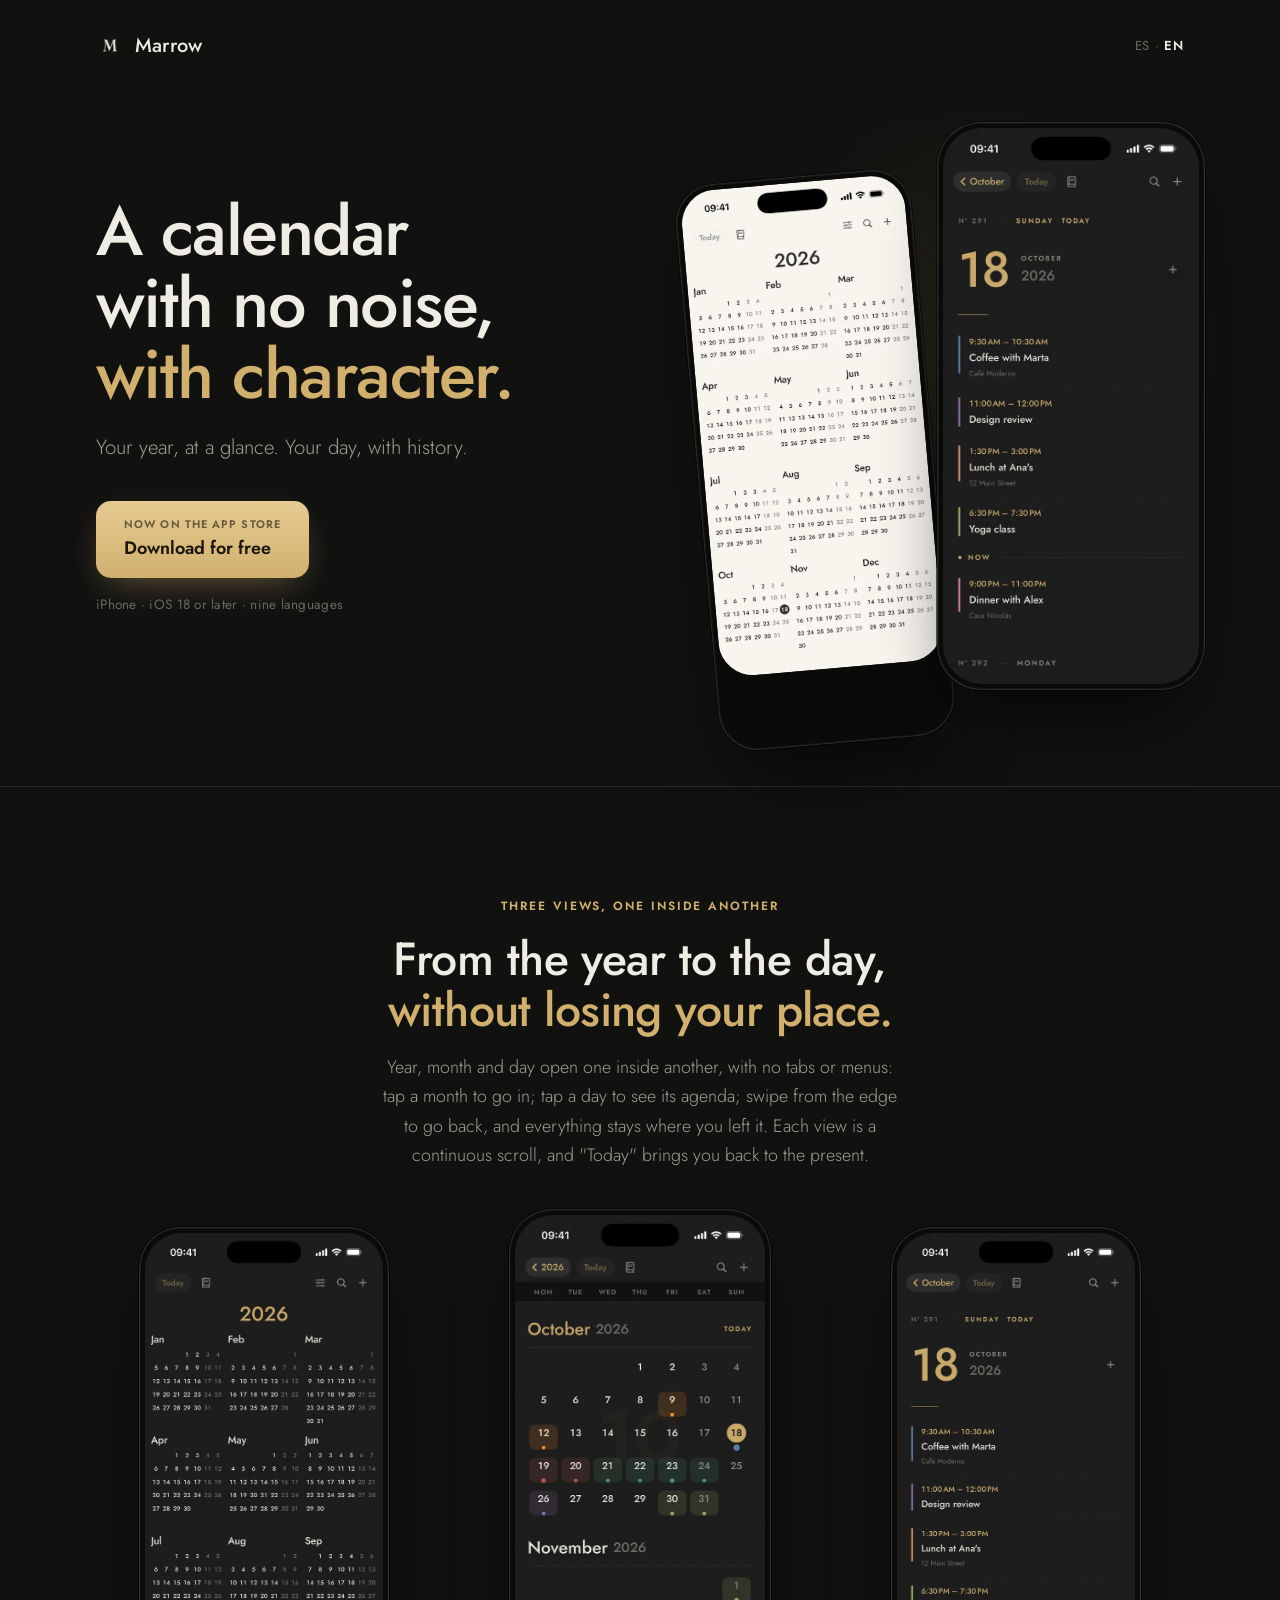
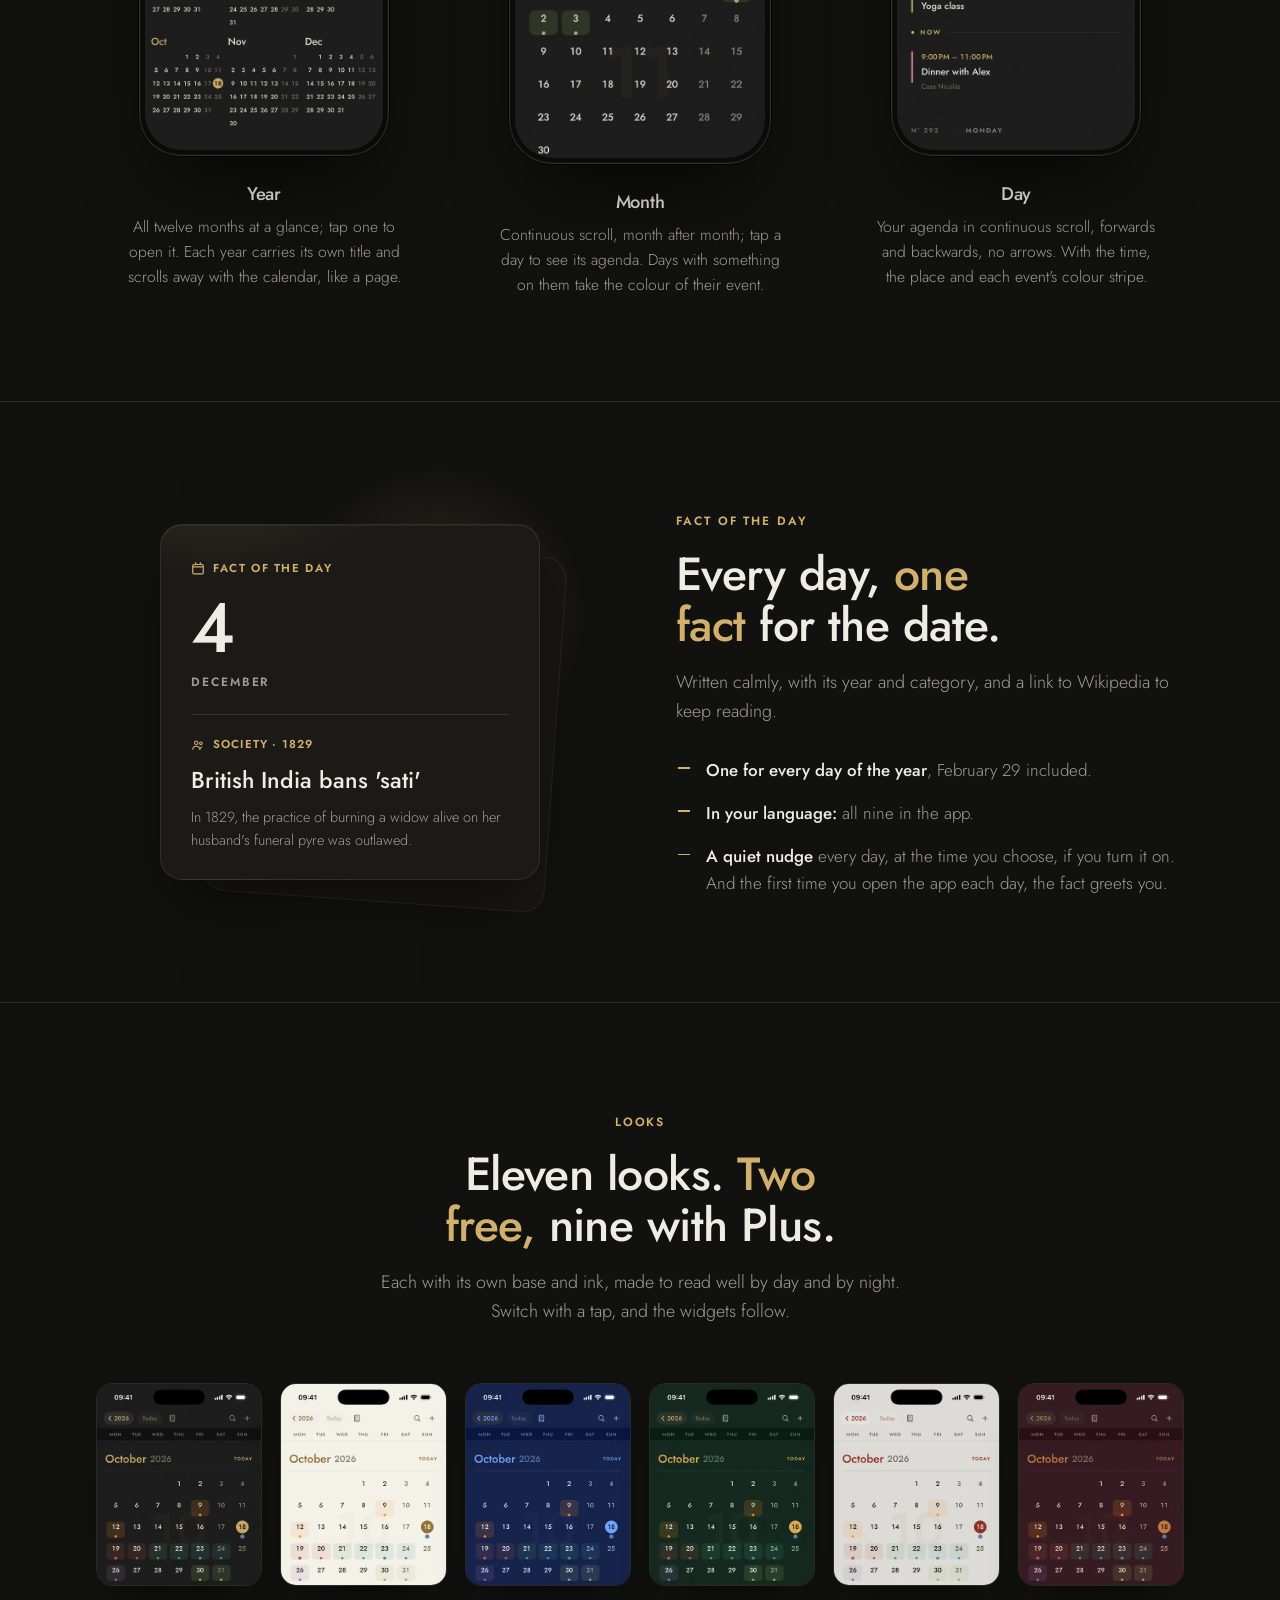
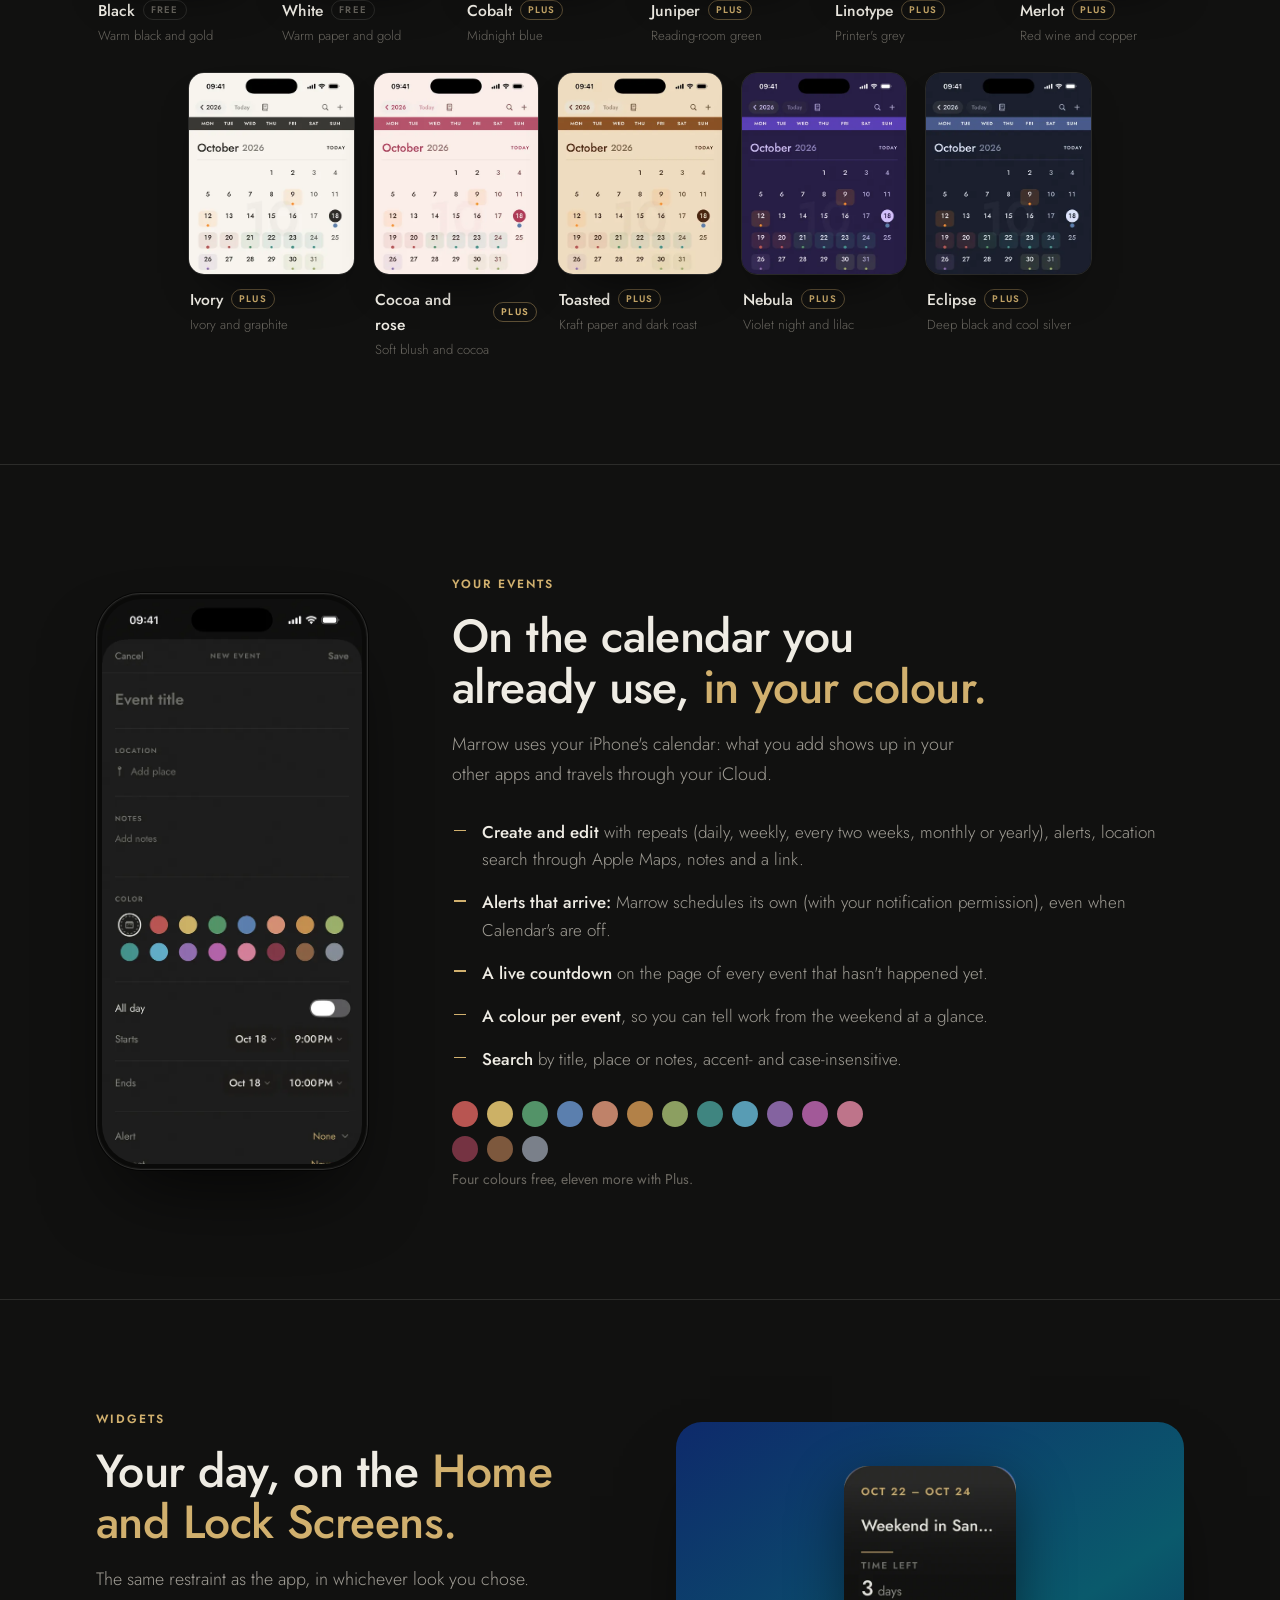
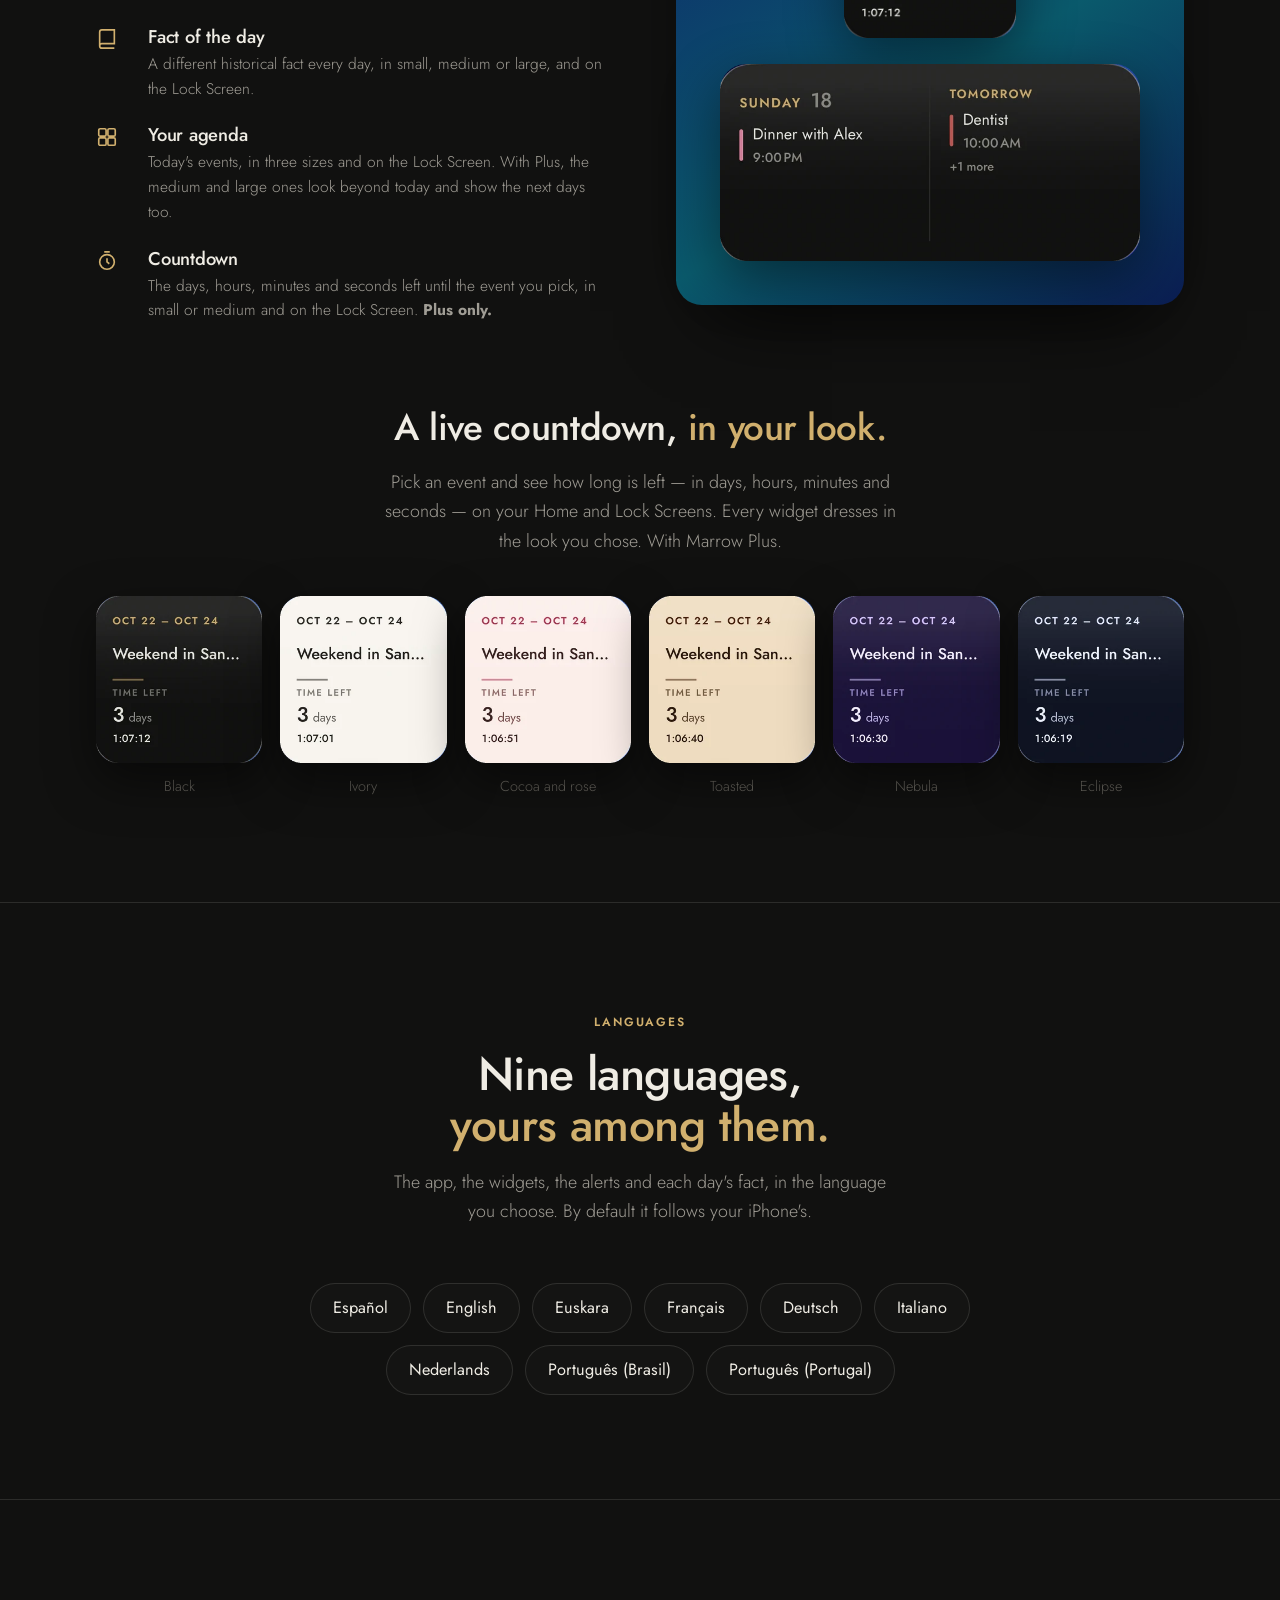
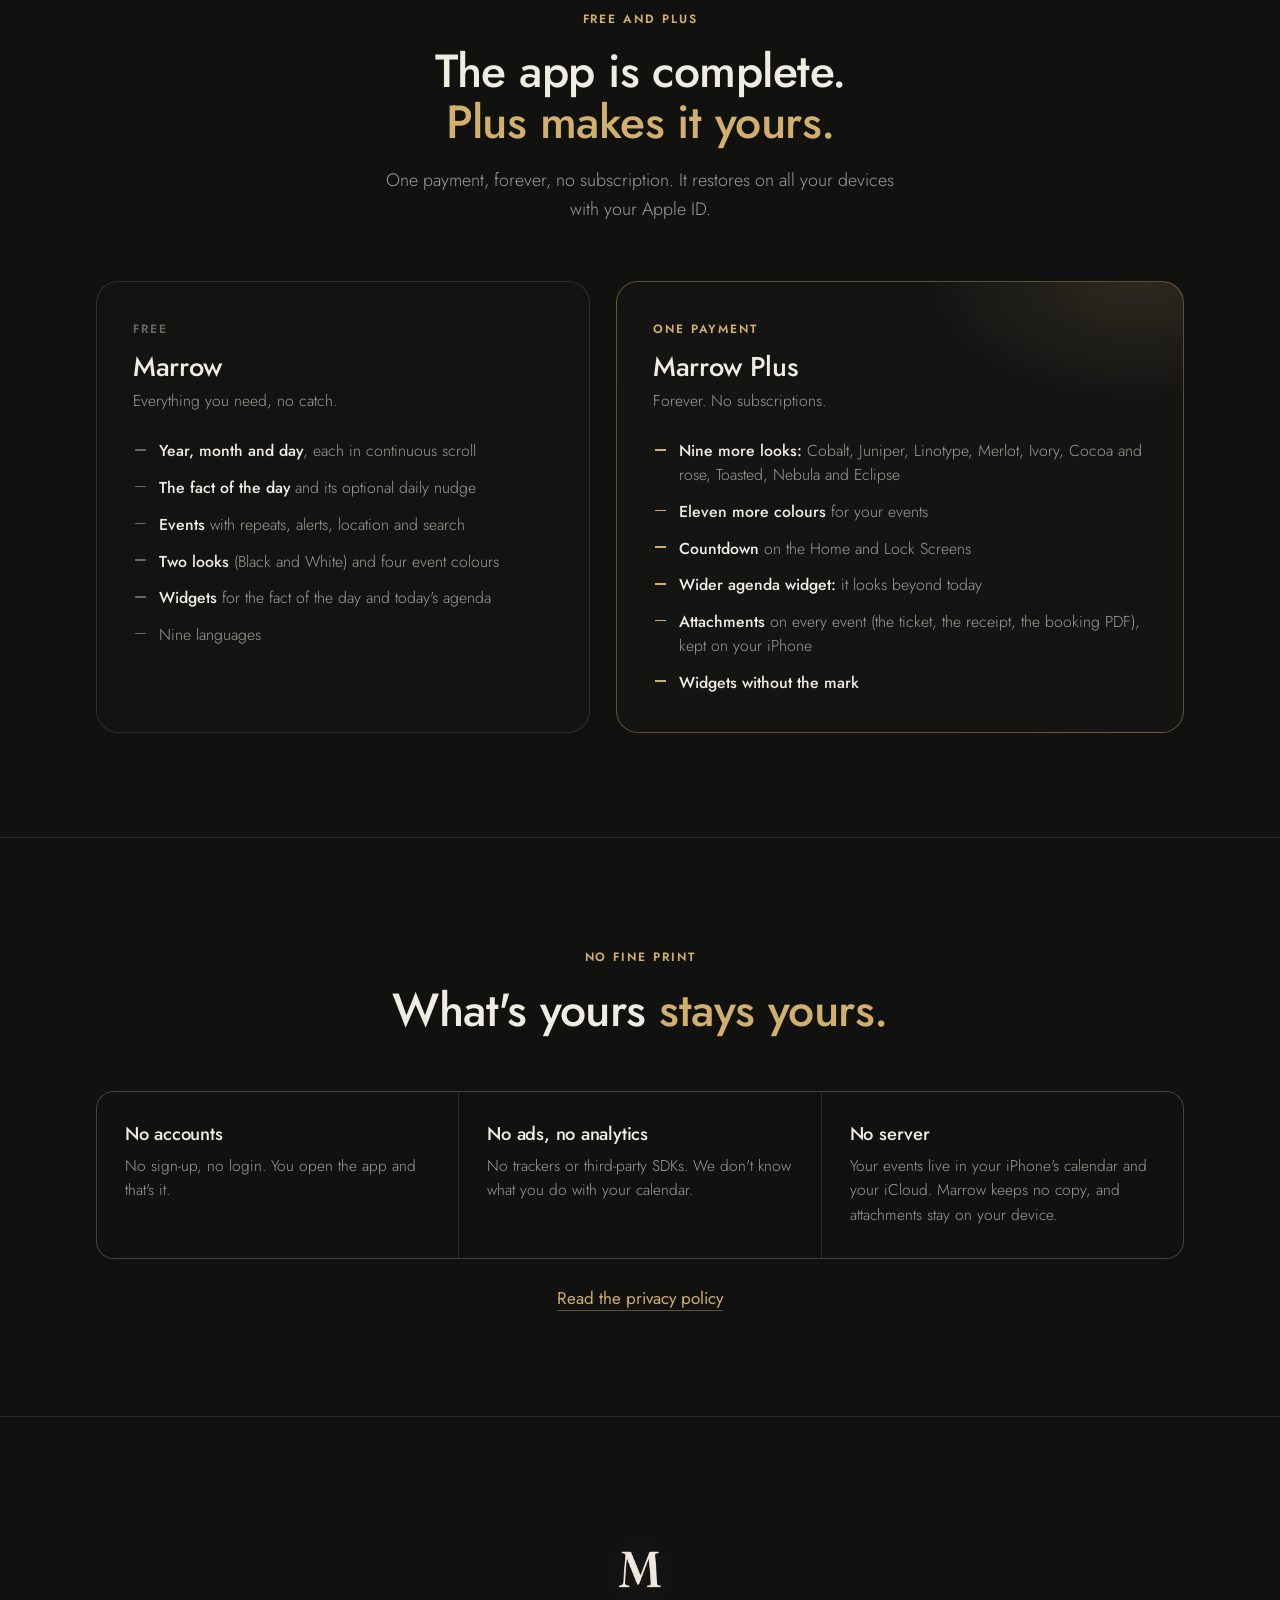
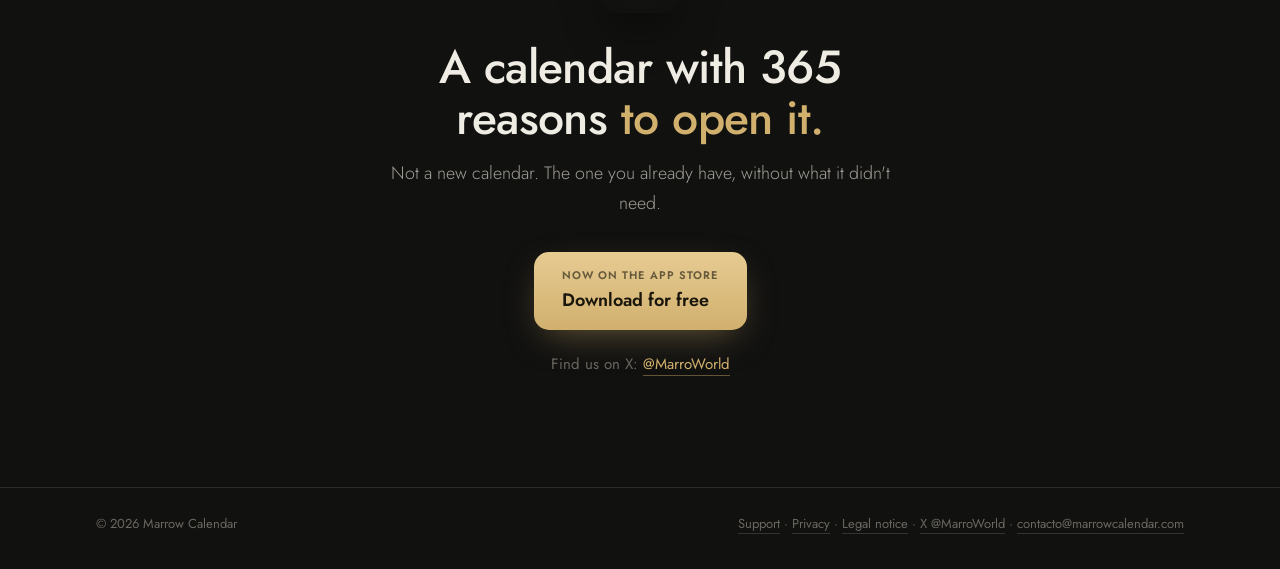
<file: index.html>
<!doctype html>
<html lang="es">
<head>
<meta charset="UTF-8">
<meta name="viewport" content="width=device-width, initial-scale=1">
<title>Marrow Calendar — un calendario sin ruido, con carácter</title>
<meta name="description" content="Marrow Calendar para iPhone: vistas de año, mes y día en scroll continuo, el dato del día, once apariencias, widgets y cuenta atrás. Sin cuentas ni anuncios. En nueve idiomas.">
<link rel="icon" href="assets/img/icon.png">
<meta name="theme-color" content="#111110">

<meta property="og:type" content="website">
<meta property="og:site_name" content="Marrow Calendar">
<meta property="og:title" content="Marrow Calendar — un calendario sin ruido, con carácter">
<meta property="og:description" content="Año, mes y día en scroll continuo, el dato del día, once apariencias y widgets. Sin cuentas, sin anuncios.">
<meta property="og:image" content="https://marrowcalendar.com/assets/img/og-image.png">
<meta property="og:image:width" content="1200">
<meta property="og:image:height" content="630">
<meta property="og:url" content="https://marrowcalendar.com/">
<meta name="twitter:card" content="summary_large_image">
<meta name="twitter:title" content="Marrow Calendar — un calendario sin ruido, con carácter">
<meta name="twitter:description" content="Año, mes y día en scroll continuo, el dato del día, once apariencias y widgets. Sin cuentas, sin anuncios.">
<meta name="twitter:image" content="https://marrowcalendar.com/assets/img/og-image.png">
<link rel="alternate" hreflang="es" href="https://marrowcalendar.com/">
<link rel="alternate" hreflang="en" href="https://marrowcalendar.com/en/">
<link rel="preconnect" href="https://fonts.googleapis.com">
<link rel="preconnect" href="https://fonts.gstatic.com" crossorigin>
<link href="https://fonts.googleapis.com/css2?family=Jost:wght@300;400;500;600&display=swap" rel="stylesheet">
<link rel="stylesheet" href="assets/site.css">
</head>
<body>

<header class="top wrap">
  <a class="brand" href="#"><img src="assets/img/icon.png" alt=""><span>Marrow</span></a>
  <nav class="lang-switch"><span class="current">ES</span> · <a href="en/index.html">EN</a></nav>
</header>

<script>
// Primera visita: si el navegador pide inglés, lleva a la versión en inglés (una sola vez);
// después se respeta lo que elija la persona con el selector de arriba.
(function () {
  try {
    var KEY = 'marrow_lang';
    if ('es' === 'es') {
      if (!localStorage.getItem(KEY)) {
        var en = (navigator.language || '').toLowerCase().indexOf('en') === 0;
        localStorage.setItem(KEY, en ? 'en' : 'es');
        if (en) location.replace('en/index.html');
      }
    } else {
      localStorage.setItem(KEY, 'en');
    }
  } catch (e) { /* localStorage bloqueado: se queda como está */ }
})();
</script>

<main>

<section class="hero">
  <div class="wrap hero-grid">
    <div>
      <h1>Un calendario sin ruido,<br><em>con carácter.</em></h1>
      <p class="sub">Tu año, de un vistazo. Tu día, con historia.</p>
      <a class="cta" href="https://apps.apple.com/app/marrow-calendar/id6809845517">
        <span class="k1">Ya en el App Store</span>
        <span class="k2">Descárgala gratis</span>
      </a>
      <p class="note">iPhone · iOS 18 o posterior · nueve idiomas</p>
    </div>
    <div class="hero-art">
      <div class="phone p2"><img src="assets/img/app/es-year-marfil.webp" width="560" height="1218" alt="Marrow Calendar: la vista de año, en el tema Marfil."></div>
      <div class="phone p1"><img src="assets/img/app/es-day.webp" width="560" height="1218" alt="Marrow Calendar: la agenda de un día, en el tema Negro." fetchpriority="high"></div>
    </div>
  </div>
</section>

<section id="vistas">
  <div class="wrap">
    <div class="sec-head center">
      <span class="eyebrow">Tres vistas, una dentro de otra</span>
      <h2>Del año al día, <em>sin perder el hilo.</em></h2>
      <p class="lede">Año, mes y día se abren uno dentro de otro, sin pestañas ni menús: tocas un mes y entras; tocas un día y ves su agenda; deslizas desde el borde para volver, y todo queda donde lo dejaste. Cada vista es un scroll continuo, y «Hoy» te devuelve al presente.</p>
    </div>
    <div class="scales">
      <div class="scale">
        <div class="phone"><img src="assets/img/app/es-year.webp" width="560" height="1218" loading="lazy" alt="La vista de año de Marrow."></div>
        <div><h3>Año</h3><p>Los doce meses de un vistazo; toca uno para abrirlo. Cada año lleva su propio título y sube con el calendario, como en una página.</p></div>
      </div>
      <div class="scale">
        <div class="phone"><img src="assets/img/app/es-month.webp" width="560" height="1218" loading="lazy" alt="La vista de mes de Marrow."></div>
        <div><h3>Mes</h3><p>Scroll continuo, mes tras mes; toca un día para ver su agenda. Los días con algo apuntado se tiñen del color de su evento.</p></div>
      </div>
      <div class="scale">
        <div class="phone"><img src="assets/img/app/es-day.webp" width="560" height="1218" loading="lazy" alt="La vista de día de Marrow."></div>
        <div><h3>Día</h3><p>Tu agenda en scroll continuo, hacia delante y hacia atrás, sin flechas. Con la hora, el lugar y la raya de color de cada evento.</p></div>
      </div>
    </div>
  </div>
</section>

<section id="dato">
  <div class="wrap fact-grid">
    <div class="showcase" id="fact-card" role="img" aria-label="El dato del día, dentro de Marrow: Luis XIV revoca el Edicto de Nantes.">
      <div class="card-peek"></div>
      <div class="card">
        <p class="eyebrow-in">
          <svg viewBox="0 0 24 24" fill="none" stroke="currentColor" stroke-width="2"><path d="M8 2v4M16 2v4M3 10h18M5 6h14a2 2 0 0 1 2 2v12a2 2 0 0 1-2 2H5a2 2 0 0 1-2-2V8a2 2 0 0 1 2-2Z"/></svg>
          El dato del día
        </p>
        <p class="day" id="fact-day">18</p>
        <p class="month" id="fact-month">Octubre</p>
        <div class="rule"></div>
        <p class="meta">
          <svg id="fact-icon" viewBox="0 0 24 24" fill="none" stroke="currentColor" stroke-width="1.8"><path d="M3 21h18M5 21V7l7-4 7 4v14M9 9h1M9 13h1M14 9h1M14 13h1"/></svg>
          <span id="fact-meta">Política · 1685</span>
        </p>
        <h4 id="fact-title">Luis XIV revoca el Edicto de Nantes</h4>
        <p class="txt" id="fact-headline">En 1685, Francia ilegalizó el protestantismo y provocó el exilio de cientos de miles de personas.</p>
      </div>
    </div>
    <div>
      <span class="eyebrow">El dato del día</span>
      <h2>Cada día, <em>un hecho</em> para la fecha.</h2>
      <p class="lede">Escrito con calma, con su año y su categoría, y un enlace a Wikipedia para seguir leyendo.</p>
      <ul class="ticks">
        <li><strong>Uno para cada día del año</strong>, también el 29 de febrero.</li>
        <li><strong>En tu idioma:</strong> los nueve de la app.</li>
        <li><strong>Un aviso discreto</strong> cada día, a la hora que elijas, si lo activas. Y la primera vez que abres la app cada día, te recibe el dato.</li>
      </ul>
    </div>
  </div>
</section>

<section id="apariencias">
  <div class="wrap">
    <div class="sec-head center">
      <span class="eyebrow">Apariencias</span>
      <h2>Once apariencias. <em>Dos gratis,</em> nueve con Plus.</h2>
      <p class="lede">Cada una con su base y su tinta, pensada para leerse bien de día y de noche. Cambias con un toque y se ve igual en los widgets.</p>
    </div>
    <div class="themes">
      <figure class="theme">
        <div class="shot"><img src="assets/img/app/es-t-dark.webp" width="420" height="512" loading="lazy" alt="Marrow en el tema Negro"></div>
        <figcaption><b>Negro <span class="tag">Gratis</span></b><small>Negro cálido y dorado</small></figcaption>
      </figure>
      <figure class="theme">
        <div class="shot"><img src="assets/img/app/es-t-light.webp" width="420" height="512" loading="lazy" alt="Marrow en el tema Blanco"></div>
        <figcaption><b>Blanco <span class="tag">Gratis</span></b><small>Beige cálido y dorado</small></figcaption>
      </figure>
      <figure class="theme">
        <div class="shot"><img src="assets/img/app/es-t-cobalto.webp" width="420" height="512" loading="lazy" alt="Marrow en el tema Cobalto"></div>
        <figcaption><b>Cobalto <span class="tag plus">Plus</span></b><small>Azul de medianoche</small></figcaption>
      </figure>
      <figure class="theme">
        <div class="shot"><img src="assets/img/app/es-t-enebro.webp" width="420" height="512" loading="lazy" alt="Marrow en el tema Enebro"></div>
        <figcaption><b>Enebro <span class="tag plus">Plus</span></b><small>Verde de sala de lectura</small></figcaption>
      </figure>
      <figure class="theme">
        <div class="shot"><img src="assets/img/app/es-t-linotipia.webp" width="420" height="512" loading="lazy" alt="Marrow en el tema Linotipia"></div>
        <figcaption><b>Linotipia <span class="tag plus">Plus</span></b><small>Gris de imprenta</small></figcaption>
      </figure>
      <figure class="theme">
        <div class="shot"><img src="assets/img/app/es-t-siena.webp" width="420" height="512" loading="lazy" alt="Marrow en el tema Merlot"></div>
        <figcaption><b>Merlot <span class="tag plus">Plus</span></b><small>Vino tinto y cobre</small></figcaption>
      </figure>
      <figure class="theme">
        <div class="shot"><img src="assets/img/app/es-t-marfil.webp" width="420" height="512" loading="lazy" alt="Marrow en el tema Marfil"></div>
        <figcaption><b>Marfil <span class="tag plus">Plus</span></b><small>Marfil y grafito</small></figcaption>
      </figure>
      <figure class="theme">
        <div class="shot"><img src="assets/img/app/es-t-cacao.webp" width="420" height="512" loading="lazy" alt="Marrow en el tema Cacao y rosa"></div>
        <figcaption><b>Cacao y rosa <span class="tag plus">Plus</span></b><small>Rubor claro y cacao</small></figcaption>
      </figure>
      <figure class="theme">
        <div class="shot"><img src="assets/img/app/es-t-tostado.webp" width="420" height="512" loading="lazy" alt="Marrow en el tema Tostado"></div>
        <figcaption><b>Tostado <span class="tag plus">Plus</span></b><small>Papel kraft y tueste</small></figcaption>
      </figure>
      <figure class="theme">
        <div class="shot"><img src="assets/img/app/es-t-nebulosa.webp" width="420" height="512" loading="lazy" alt="Marrow en el tema Nebulosa"></div>
        <figcaption><b>Nebulosa <span class="tag plus">Plus</span></b><small>Noche violeta y lila</small></figcaption>
      </figure>
      <figure class="theme">
        <div class="shot"><img src="assets/img/app/es-t-eclipse.webp" width="420" height="512" loading="lazy" alt="Marrow en el tema Eclipse"></div>
        <figcaption><b>Eclipse <span class="tag plus">Plus</span></b><small>Negro profundo y plata fría</small></figcaption>
      </figure>
    </div>
  </div>
</section>

<section id="eventos">
  <div class="wrap events-grid">
    <div class="phone"><img src="assets/img/app/es-editor.webp" width="560" height="1218" loading="lazy" alt="El editor de eventos de Marrow, con la paleta de colores."></div>
    <div>
      <span class="eyebrow">Tus eventos</span>
      <h2>Sobre el calendario de siempre, <em>con tu color.</em></h2>
      <p class="lede">Marrow usa el calendario de tu iPhone: lo que apuntas aparece en tus otras apps y viaja por tu iCloud.</p>
      <ul class="ticks">
        <li><strong>Crea y edita</strong> con repetición (cada día, semana, dos semanas, mes o año), aviso, ubicación con búsqueda de Apple Maps, notas y enlace.</li>
        <li><strong>Avisos que llegan:</strong> Marrow programa los suyos (con tu permiso de notificaciones), también si las del Calendario están apagadas.</li>
        <li><strong>Cuenta atrás en vivo</strong> en la ficha de cada evento que aún no ha pasado.</li>
        <li><strong>Un color por evento</strong> para distinguir de un vistazo el trabajo del fin de semana.</li>
        <li><strong>Búsqueda</strong> por título, lugar o notas, sin acentos ni mayúsculas.</li>
      </ul>
      <div class="swatches" aria-hidden="true"><i style="background:#b85551"></i><i style="background:#ccb166"></i><i style="background:#539368"></i><i style="background:#5b7fae"></i><i class="lock" style="background:#d38f73"></i><i class="lock" style="background:#c48e4f"></i><i class="lock" style="background:#9aaf6a"></i><i class="lock" style="background:#45928d"></i><i class="lock" style="background:#60acc7"></i><i class="lock" style="background:#916db0"></i><i class="lock" style="background:#b262a7"></i><i class="lock" style="background:#d27f98"></i><i class="lock" style="background:#813748"></i><i class="lock" style="background:#896143"></i><i class="lock" style="background:#868d98"></i></div>
      <p class="swatches-note">Cuatro colores gratis y once más con Plus.</p>
    </div>
  </div>
</section>

<section id="widgets">
  <div class="wrap widgets-grid">
    <div>
      <span class="eyebrow">Widgets</span>
      <h2>Tu día, en la pantalla de <em>inicio y de bloqueo.</em></h2>
      <p class="lede">La misma sobriedad que la app, en el tema que hayas elegido.</p>
      <ul class="wlist">
        <li><svg viewBox="0 0 24 24" fill="none" stroke="currentColor" stroke-width="1.8"><path d="M4 19.5A2.5 2.5 0 0 1 6.5 17H20V2H6.5A2.5 2.5 0 0 0 4 4.5v15Z"/><path d="M4 19.5A2.5 2.5 0 0 0 6.5 22H20"/></svg><div><h3>El dato del día</h3><p>Un hecho histórico distinto cada día, en tamaño pequeño, mediano o grande, y en la pantalla de bloqueo.</p></div></li>
        <li><svg viewBox="0 0 24 24" fill="none" stroke="currentColor" stroke-width="1.8"><rect x="3" y="3" width="8" height="8" rx="1.5"/><rect x="13" y="3" width="8" height="8" rx="1.5"/><rect x="3" y="13" width="8" height="8" rx="1.5"/><rect x="13" y="13" width="8" height="8" rx="1.5"/></svg><div><h3>Tu agenda</h3><p>Los eventos de hoy, en tres tamaños y en la pantalla de bloqueo. Con Plus, el mediano y el grande miran más allá y enseñan también los próximos días.</p></div></li>
        <li><svg viewBox="0 0 24 24" fill="none" stroke="currentColor" stroke-width="1.8"><circle cx="12" cy="13" r="8"/><path d="M12 9v4l2.5 2M9 2h6"/></svg><div><h3>Cuenta atrás</h3><p>Los días, horas, minutos y segundos que faltan para el evento que elijas, en tamaño pequeño o mediano y en la pantalla de bloqueo. <b>Solo con Plus.</b></p></div></li>
      </ul>
    </div>
    <div class="widget-stage">
      <img class="w-small" src="assets/img/app/es-widget-countdown.webp" width="380" height="380" loading="lazy" alt="Widget de cuenta atrás de Marrow.">
      <img class="w-med" src="assets/img/app/es-widget-agenda.webp" width="700" height="327" loading="lazy" alt="Widget de agenda de Marrow.">
    </div>
  </div>
  <div class="wrap wc-block">
    <div class="sec-head center">
      <h2 class="h2s">Cuenta atrás en vivo, <em>con tu apariencia.</em></h2>
      <p class="lede">Elige un evento y mira cuánto falta —en días, horas, minutos y segundos— en tu pantalla de inicio y en la de bloqueo. Cada widget se viste de la apariencia que hayas elegido. Con Marrow Plus.</p>
    </div>
    <div class="wc-strip">
      <figure><img src="assets/img/app/es-wc-dark.webp" width="300" height="300" loading="lazy" alt="Widget de cuenta atrás en la apariencia Negro"><figcaption>Negro</figcaption></figure>
      <figure><img src="assets/img/app/es-wc-marfil.webp" width="300" height="300" loading="lazy" alt="Widget de cuenta atrás en la apariencia Marfil"><figcaption>Marfil</figcaption></figure>
      <figure><img src="assets/img/app/es-wc-cacao.webp" width="300" height="300" loading="lazy" alt="Widget de cuenta atrás en la apariencia Cacao y rosa"><figcaption>Cacao y rosa</figcaption></figure>
      <figure><img src="assets/img/app/es-wc-tostado.webp" width="300" height="300" loading="lazy" alt="Widget de cuenta atrás en la apariencia Tostado"><figcaption>Tostado</figcaption></figure>
      <figure><img src="assets/img/app/es-wc-nebulosa.webp" width="300" height="300" loading="lazy" alt="Widget de cuenta atrás en la apariencia Nebulosa"><figcaption>Nebulosa</figcaption></figure>
      <figure><img src="assets/img/app/es-wc-eclipse.webp" width="300" height="300" loading="lazy" alt="Widget de cuenta atrás en la apariencia Eclipse"><figcaption>Eclipse</figcaption></figure>
    </div>
  </div>
</section>

<section id="idiomas">
  <div class="wrap">
    <div class="sec-head center">
      <span class="eyebrow">Idiomas</span>
      <h2>Nueve idiomas, <em>el tuyo entre ellos.</em></h2>
      <p class="lede">La app, los widgets, los avisos y los hechos de cada día, en el idioma que elijas. Por defecto sigue el de tu iPhone.</p>
    </div>
    <div class="chips">
      <span class="chip">Español</span>
      <span class="chip">English</span>
      <span class="chip">Euskara</span>
      <span class="chip">Français</span>
      <span class="chip">Deutsch</span>
      <span class="chip">Italiano</span>
      <span class="chip">Nederlands</span>
      <span class="chip">Português (Brasil)</span>
      <span class="chip">Português (Portugal)</span>
    </div>
  </div>
</section>

<section id="plus">
  <div class="wrap">
    <div class="sec-head center">
      <span class="eyebrow">Gratis y Plus</span>
      <h2>La app es completa. <em>Plus la hace tuya.</em></h2>
      <p class="lede">Un único pago, para siempre, sin suscripción. Se restaura en todos tus dispositivos con tu Apple ID.</p>
    </div>
    <div class="plans">
      <div class="plan">
        <p class="kicker">Gratis</p>
        <h3>Marrow</h3>
        <p class="price">Todo lo necesario, sin trampa.</p>
        <ul>
        <li><strong>Año, mes y día</strong>, cada uno en scroll continuo</li>
        <li><strong>El dato del día</strong> y su aviso diario opcional</li>
        <li><strong>Eventos</strong> con repetición, avisos, ubicación y búsqueda</li>
        <li><strong>Dos apariencias</strong> (Negro y Blanco) y cuatro colores de evento</li>
        <li><strong>Widgets</strong> del dato del día y de la agenda de hoy</li>
        <li>Nueve idiomas</li>
        </ul>
      </div>
      <div class="plan plus">
        <p class="kicker">Un solo pago</p>
        <h3>Marrow Plus</h3>
        <p class="price">Para siempre. Sin suscripciones.</p>
        <ul>
        <li><strong>Nueve apariencias más:</strong> Cobalto, Enebro, Linotipia, Merlot, Marfil, Cacao y rosa, Tostado, Nebulosa y Eclipse</li>
        <li><strong>Once colores más</strong> para tus eventos</li>
        <li><strong>Cuenta atrás</strong> en la pantalla de inicio y en la de bloqueo</li>
        <li><strong>Widget de agenda ampliado:</strong> mira más allá de hoy</li>
        <li><strong>Adjuntos</strong> en cada evento (la entrada, el justificante, el PDF de la reserva), guardados en tu iPhone</li>
        <li><strong>Widgets sin firma</strong></li>
        </ul>
      </div>
    </div>
  </div>
</section>

<section id="privacidad">
  <div class="wrap">
    <div class="sec-head center">
      <span class="eyebrow">Sin letra pequeña</span>
      <h2>Lo tuyo se queda <em>contigo.</em></h2>
    </div>
    <div class="privacy-row">
      <div><h3>Sin cuentas</h3><p>No hay registro ni inicio de sesión. Abres la app y ya está.</p></div>
      <div><h3>Sin anuncios ni analítica</h3><p>Ni rastreadores ni SDK de terceros. No sabemos qué haces con tu calendario.</p></div>
      <div><h3>Sin servidor</h3><p>Tus eventos viven en el calendario del iPhone y en tu iCloud. Marrow no guarda copia, y los adjuntos se quedan en tu dispositivo.</p></div>
    </div>
    <p style="text-align:center;margin:26px 0 0"><a href="privacidad.html" style="color:var(--gold);border-bottom:1px solid rgba(209,176,110,.4)">Leer la política de privacidad</a></p>
  </div>
</section>

<section class="closing">
  <div class="wrap">
    <img class="icon" src="assets/img/icon.png" alt="Marrow Calendar" width="84" height="84">
    <h2>Un calendario con 365 motivos <em>para abrirlo.</em></h2>
    <p class="lede">No es un calendario nuevo. Es el de siempre, sin lo que le sobraba.</p>
    <a class="cta" href="https://apps.apple.com/app/marrow-calendar/id6809845517">
      <span class="k1">Ya en el App Store</span>
      <span class="k2">Descárgala gratis</span>
    </a>
    <p class="follow">Y en X: <a href="https://x.com/MarroWorld" rel="noopener">@MarroWorld</a></p>
  </div>
</section>

</main>

<footer>
  <div class="wrap">
    <span>© 2026 Marrow Calendar</span>
    <span><a href="soporte.html">Soporte</a> · <a href="privacidad.html">Privacidad</a> · <a href="aviso-legal.html">Aviso legal</a> · <a href="https://x.com/MarroWorld" rel="noopener">X @MarroWorld</a> · <a href="mailto:contacto@marrowcalendar.com">contacto@marrowcalendar.com</a></span>
  </div>
</footer>

<script>
// El dato del día de HOY dentro de la tarjeta (si no carga, se queda el ejemplo).
(function () {
  var CATEGORIES = {"politics": "Política", "war": "Conflictos", "science": "Ciencia", "technology": "Tecnología", "exploration": "Exploración", "culture": "Cultura", "art": "Arte", "sports": "Deporte", "society": "Sociedad", "economy": "Economía", "disaster": "Catástrofes"};
  var ICONS = {"politics": "<path d=\"M3 21h18M5 21V7l7-4 7 4v14M9 9h1M9 13h1M14 9h1M14 13h1\"/>", "war": "<path d=\"M12 2 4 5v6c0 5 3.4 8.4 8 11 4.6-2.6 8-6 8-11V5l-8-3Z\"/>", "science": "<circle cx=\"12\" cy=\"12\" r=\"1.6\"/><ellipse cx=\"12\" cy=\"12\" rx=\"9\" ry=\"3.6\"/><ellipse cx=\"12\" cy=\"12\" rx=\"9\" ry=\"3.6\" transform=\"rotate(60 12 12)\"/><ellipse cx=\"12\" cy=\"12\" rx=\"9\" ry=\"3.6\" transform=\"rotate(120 12 12)\"/>", "technology": "<rect x=\"7\" y=\"7\" width=\"10\" height=\"10\" rx=\"1.5\"/><path d=\"M9 3v3M15 3v3M9 18v3M15 18v3M3 9h3M3 15h3M18 9h3M18 15h3\"/>", "exploration": "<circle cx=\"12\" cy=\"12\" r=\"9\"/><path d=\"m14.8 9.2-2 5.6-5.6 2 2-5.6 5.6-2Z\"/>", "culture": "<path d=\"M4 19.5A2.5 2.5 0 0 1 6.5 17H20V2H6.5A2.5 2.5 0 0 0 4 4.5v15Z\"/><path d=\"M4 19.5A2.5 2.5 0 0 0 6.5 22H20\"/>", "art": "<path d=\"M12 2a10 10 0 1 0 0 20c1.1 0 2-.9 2-2 0-.5-.2-1-.5-1.4-.3-.4-.5-.8-.5-1.3 0-1 .8-1.8 1.8-1.8H17a4 4 0 0 0 4-4c0-5.5-4.5-9.5-9-9.5Z\"/><circle cx=\"7.5\" cy=\"10.5\" r=\"1\"/><circle cx=\"10.5\" cy=\"7.5\" r=\"1\"/><circle cx=\"15\" cy=\"8\" r=\"1\"/>", "sports": "<path d=\"M8 4h8v4a4 4 0 0 1-8 0V4Z\"/><path d=\"M8 5H5a2 2 0 0 0 2 4M16 5h3a2 2 0 0 1-2 4\"/><path d=\"M12 12v3M9 20h6M10 17h4v3h-4Z\"/>", "society": "<circle cx=\"9\" cy=\"8\" r=\"3\"/><path d=\"M3 20c0-3.3 2.7-6 6-6s6 2.7 6 6\"/><circle cx=\"17\" cy=\"9\" r=\"2.3\"/><path d=\"M15.2 20c.2-2.4 1.8-4.3 4-4.9\"/>", "economy": "<path d=\"m3 17 6-6 4 4 8-8\"/><path d=\"M15 3h6v6\"/>", "disaster": "<path d=\"M12 2 2 20h20L12 2Z\"/><path d=\"M12 9v4M12 16h.01\"/>"};
  var MONTHS = ["Enero", "Febrero", "Marzo", "Abril", "Mayo", "Junio", "Julio", "Agosto", "Septiembre", "Octubre", "Noviembre", "Diciembre"];
  var BC = 'A. C.';
  fetch("facts.es.json")
    .then(function (r) { return r.json(); })
    .then(function (facts) {
      var now = new Date(), month = now.getMonth() + 1, day = now.getDate();
      var fact = facts.find(function (f) { return f.month === month && f.day === day; });
      if (!fact) return;
      var cat = CATEGORIES[fact.category] || CATEGORIES.politics;
      var year = fact.year < 0 ? (Math.abs(fact.year) + " " + BC) : fact.year;
      document.getElementById("fact-day").textContent = fact.day;
      document.getElementById("fact-month").textContent = MONTHS[fact.month - 1];
      document.getElementById("fact-icon").innerHTML = ICONS[fact.category] || ICONS.politics;
      document.getElementById("fact-meta").textContent = cat + " · " + year;
      document.getElementById("fact-title").textContent = fact.title;
      document.getElementById("fact-headline").textContent = fact.headline;
      document.getElementById("fact-card").setAttribute("aria-label",
        "El dato del día, dentro de Marrow: " + fact.day + " " + MONTHS[fact.month - 1] + ", " + cat + ", " + year + " — " + fact.title + ".");
    })
    .catch(function () { /* sin conexión: se queda el ejemplo */ });
})();
</script>

</body>
</html>
</file>
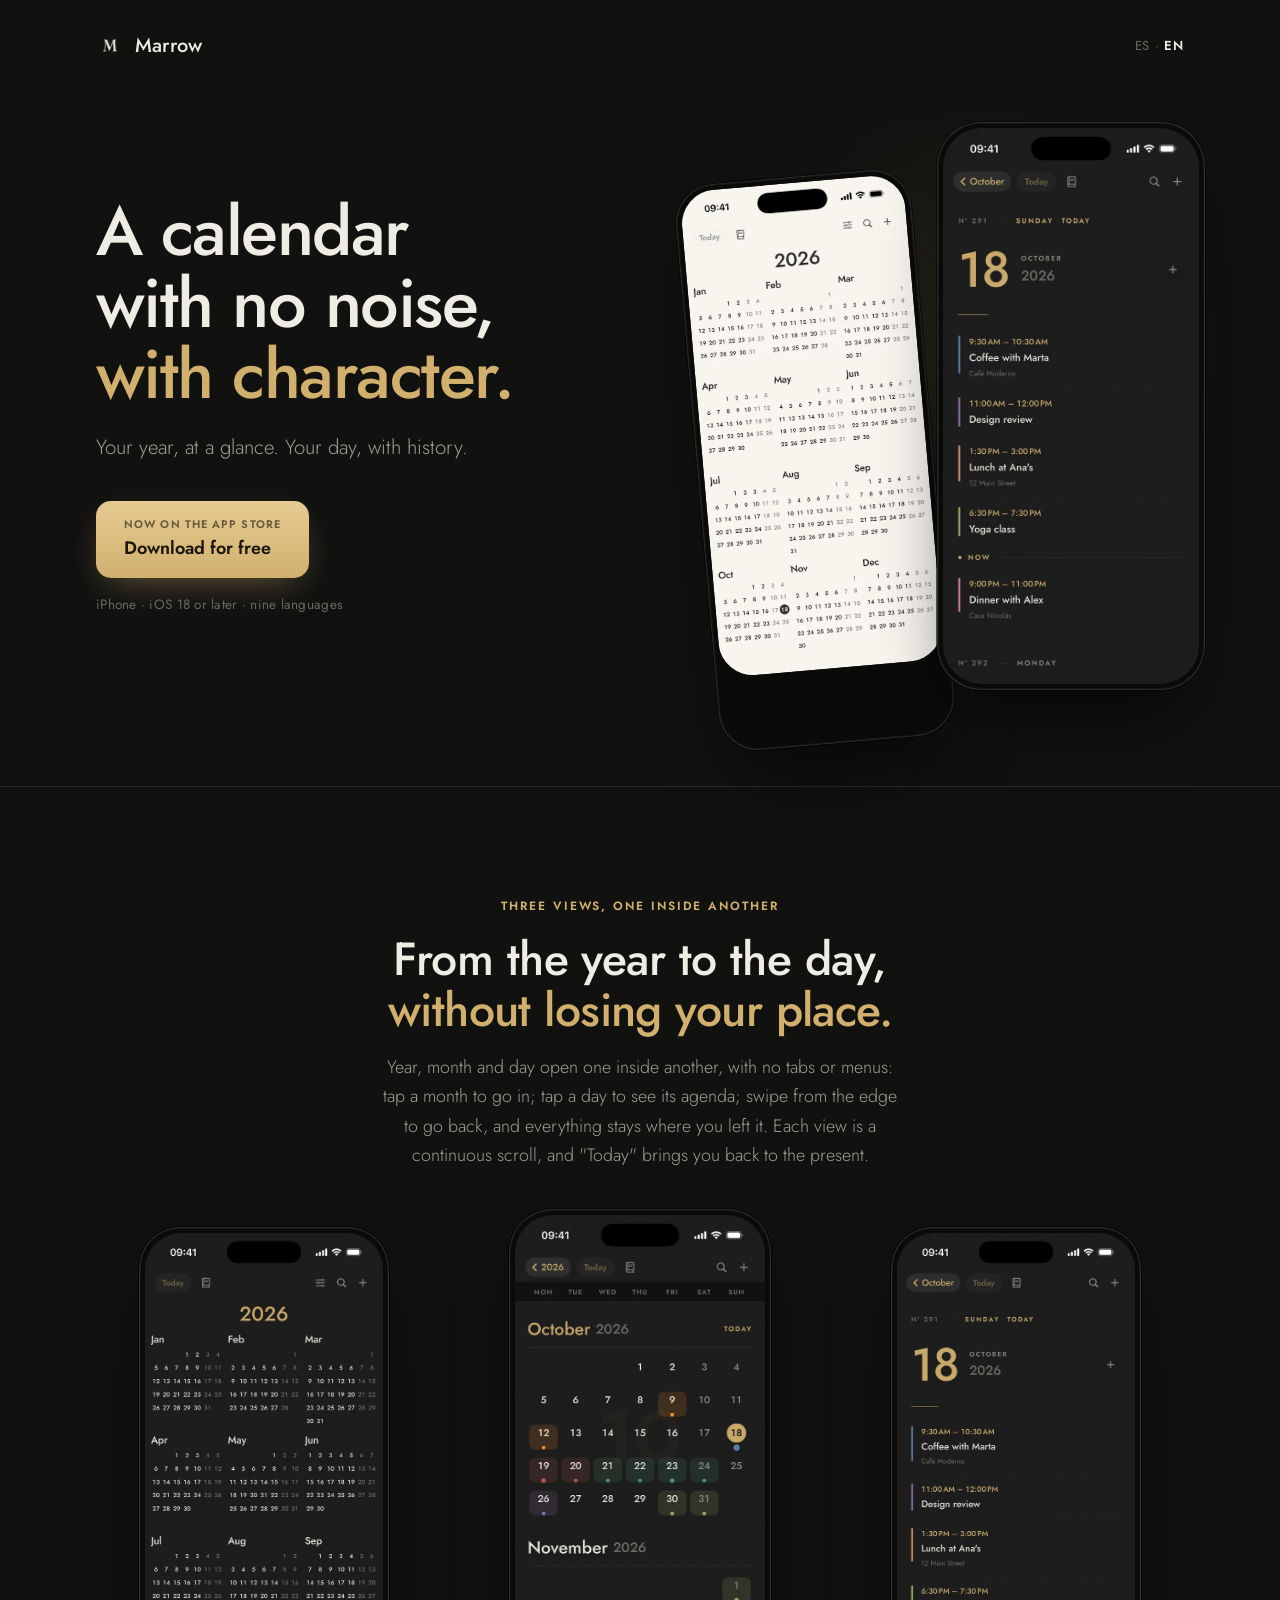
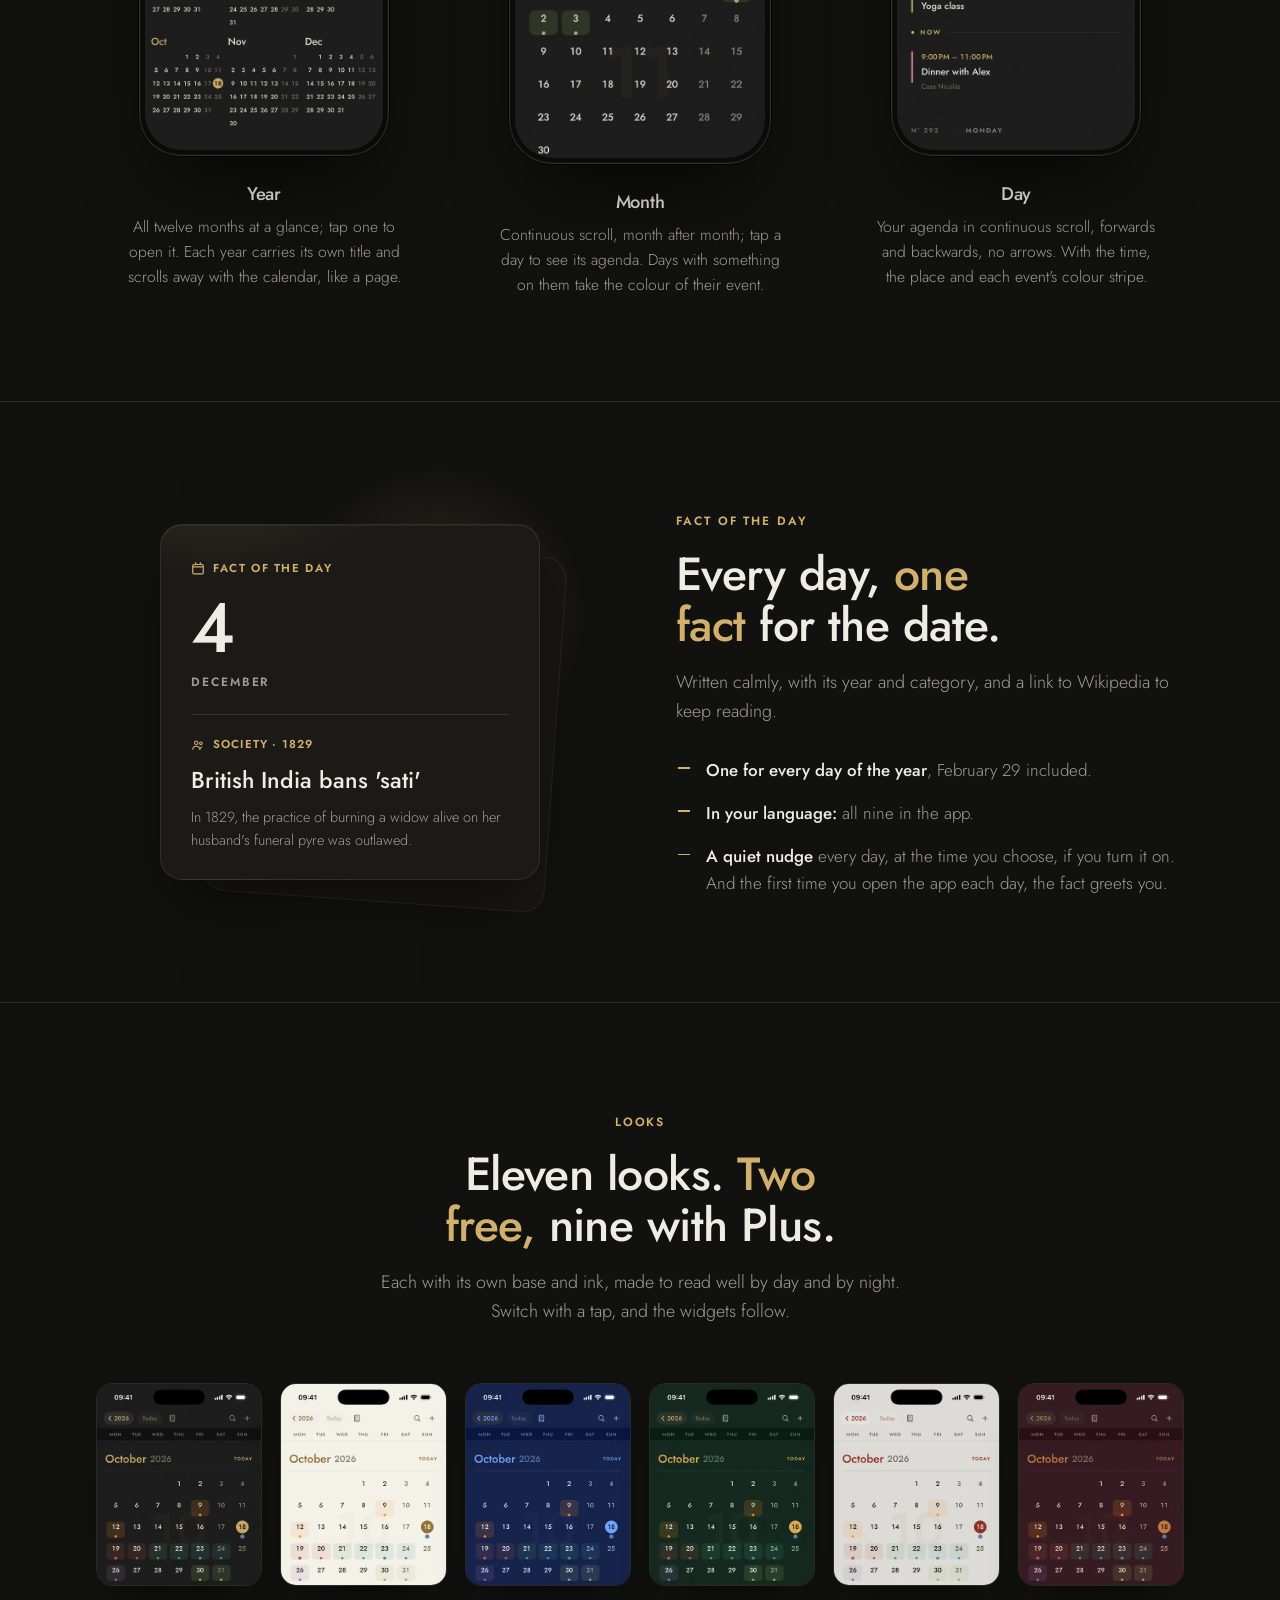
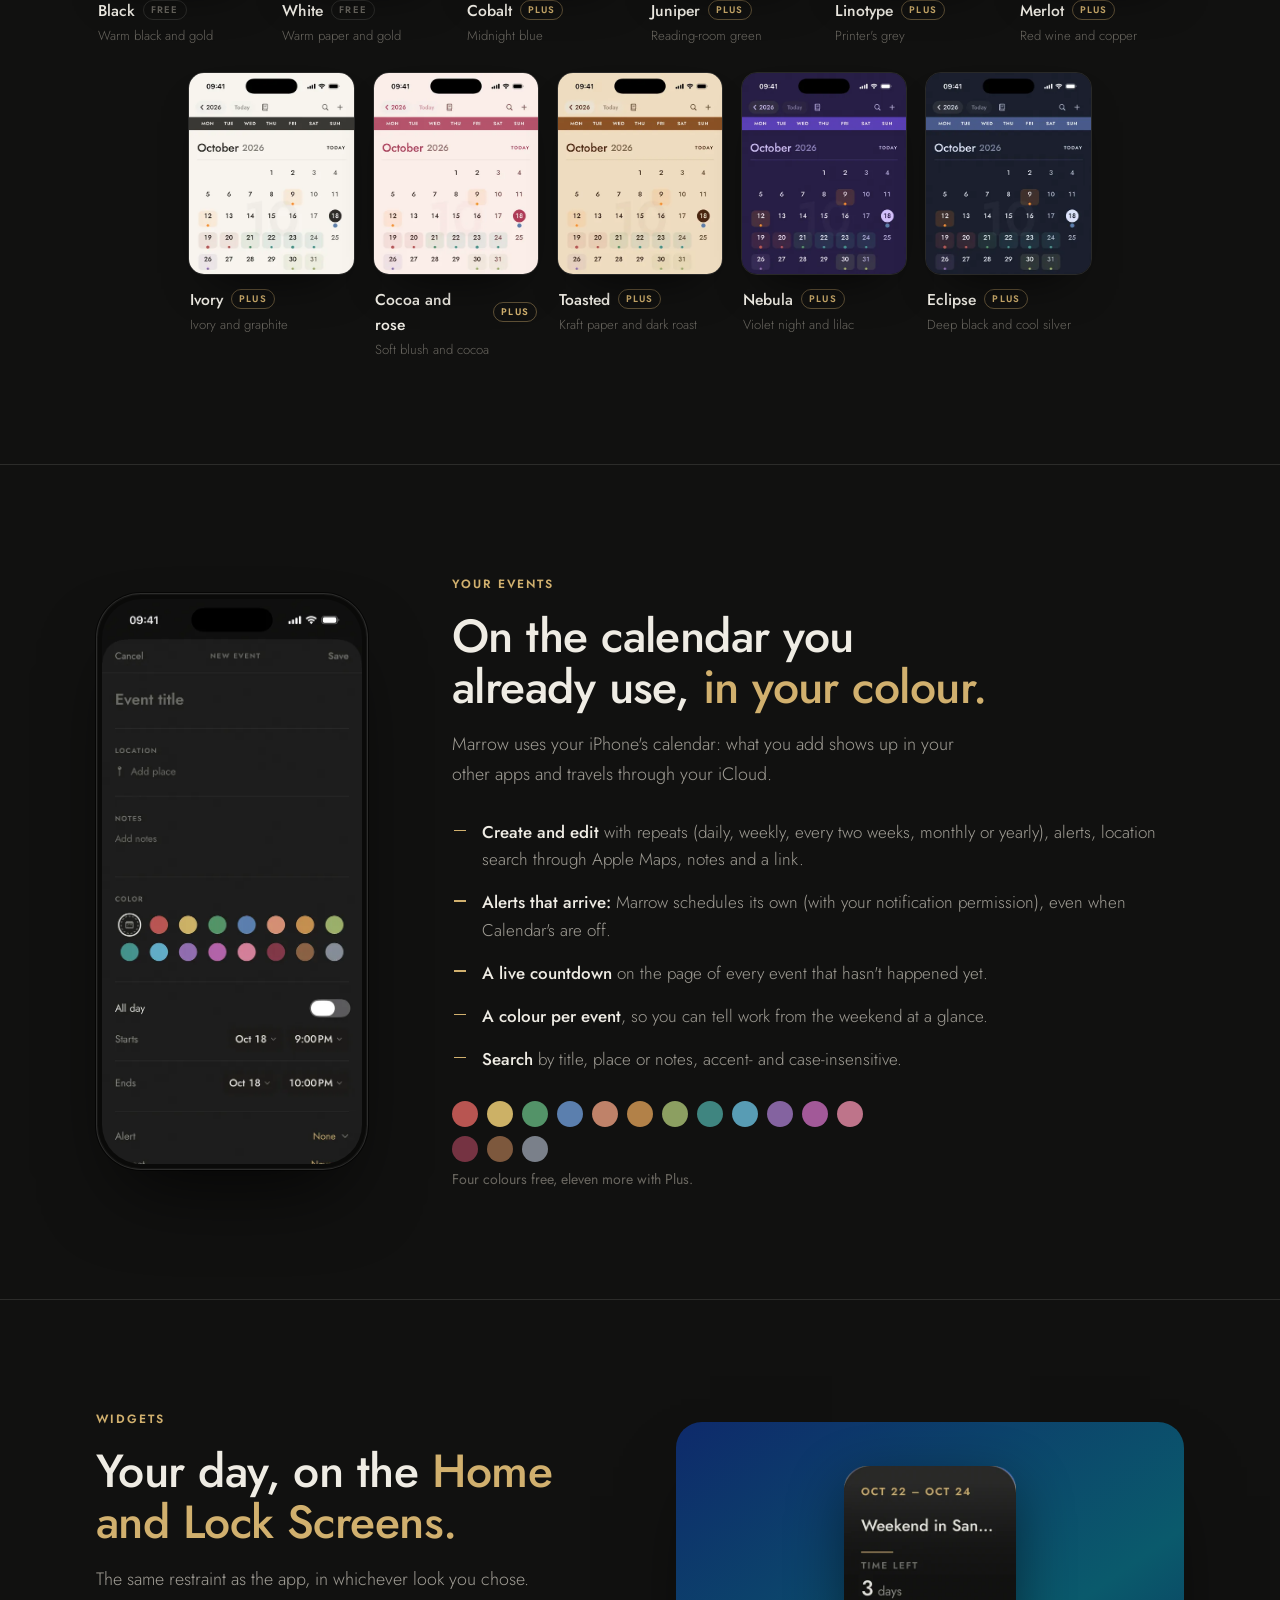
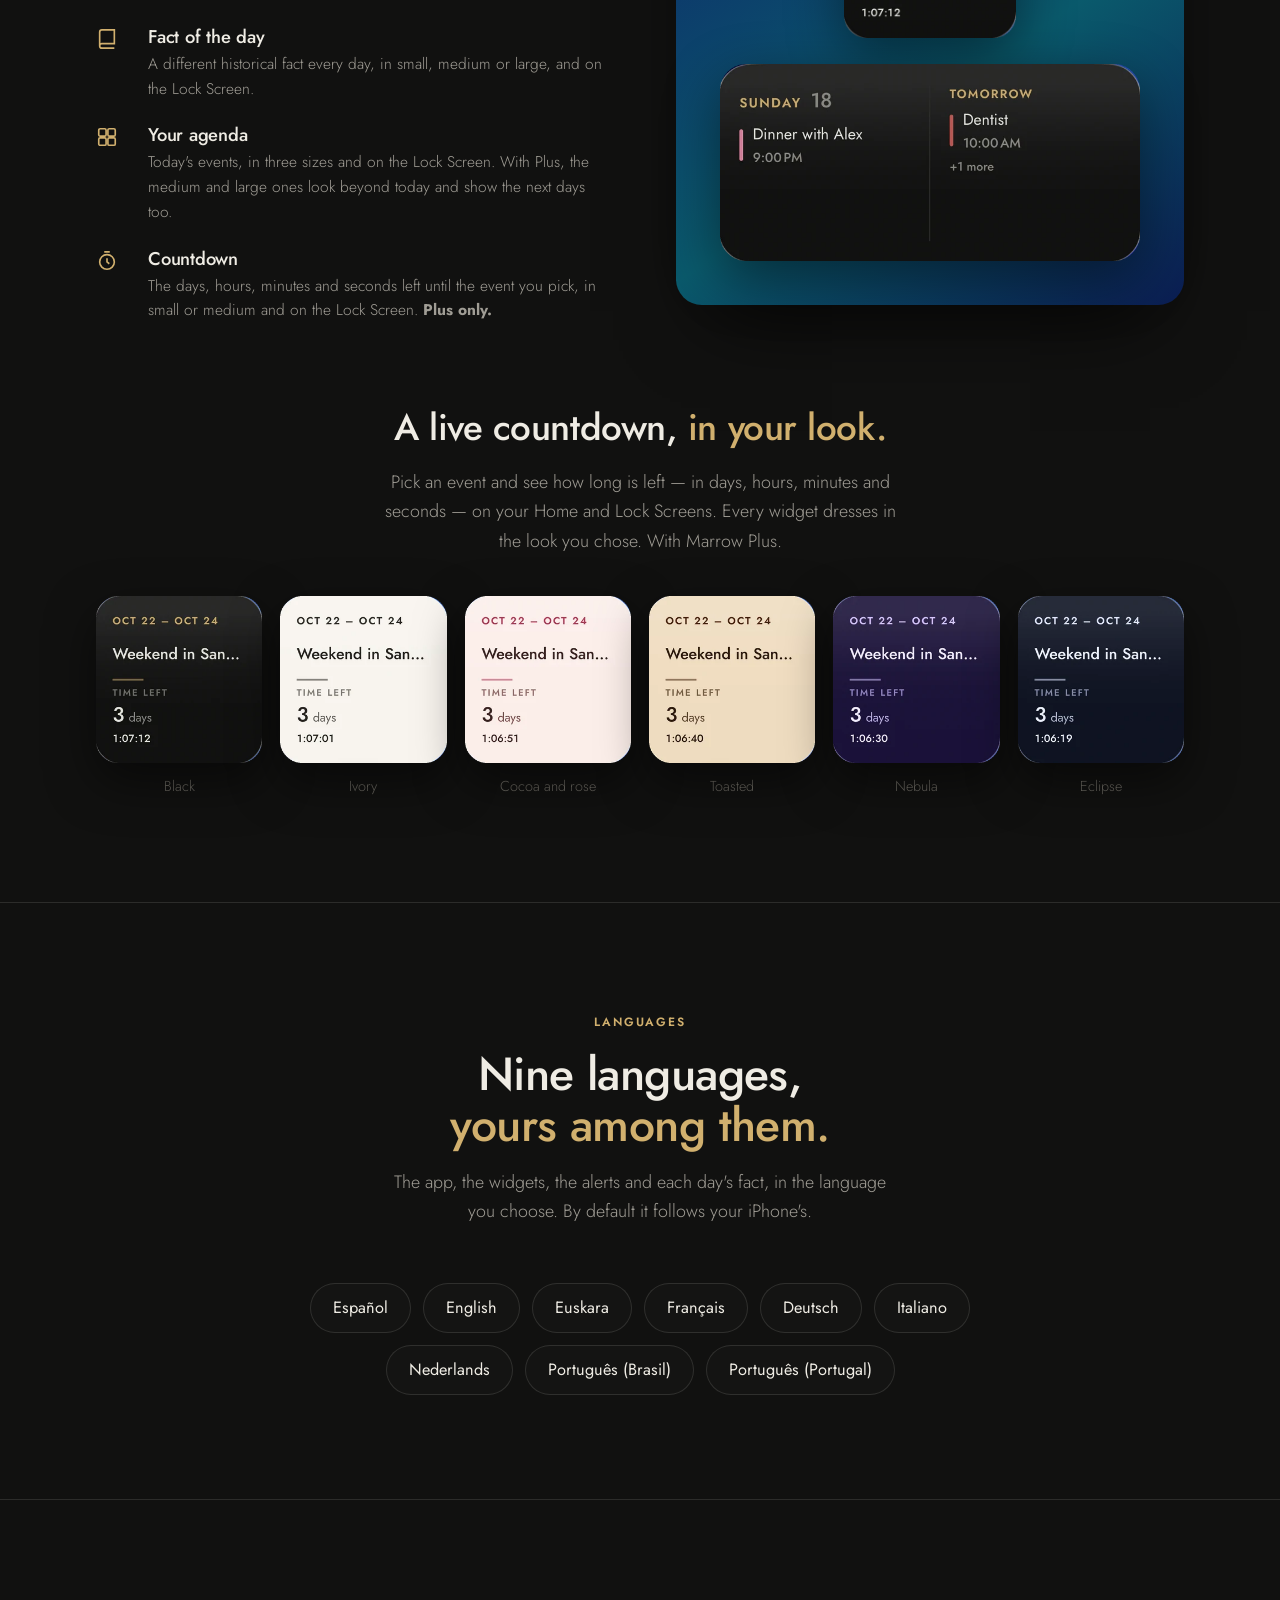
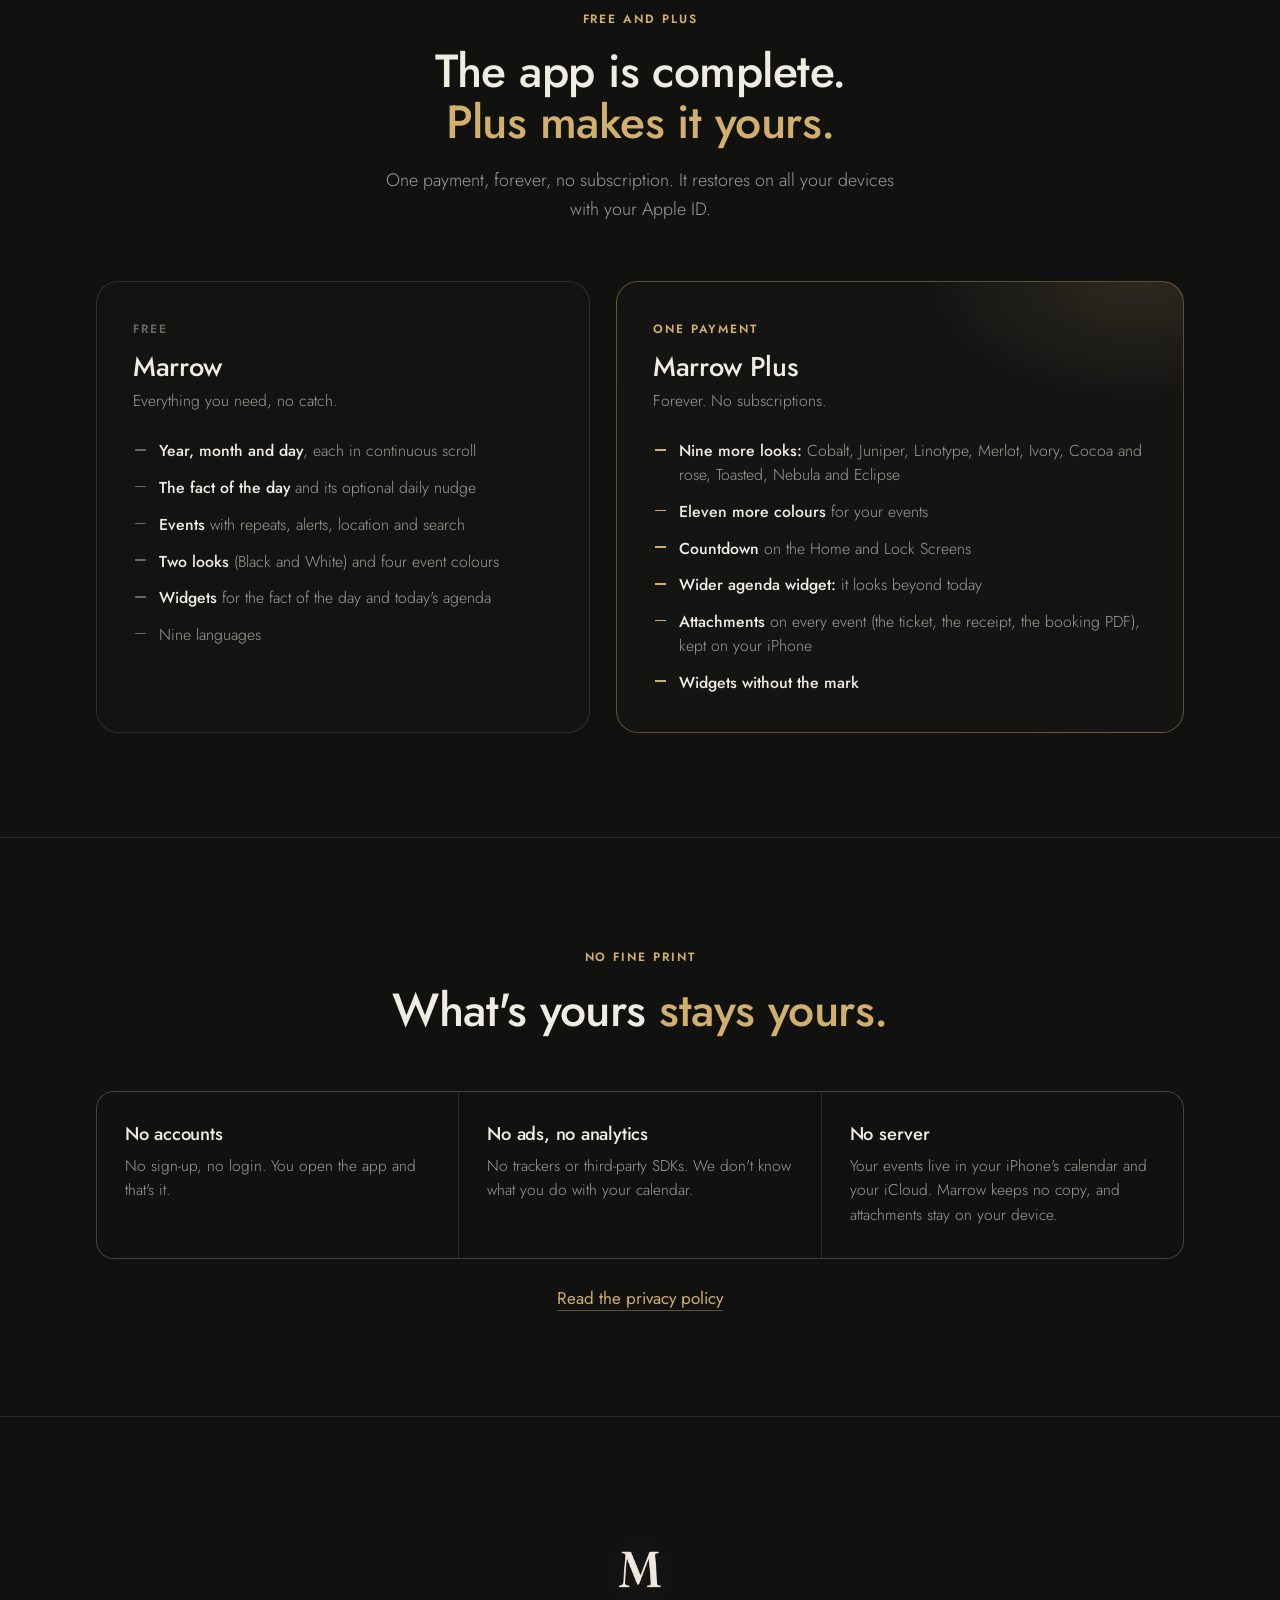
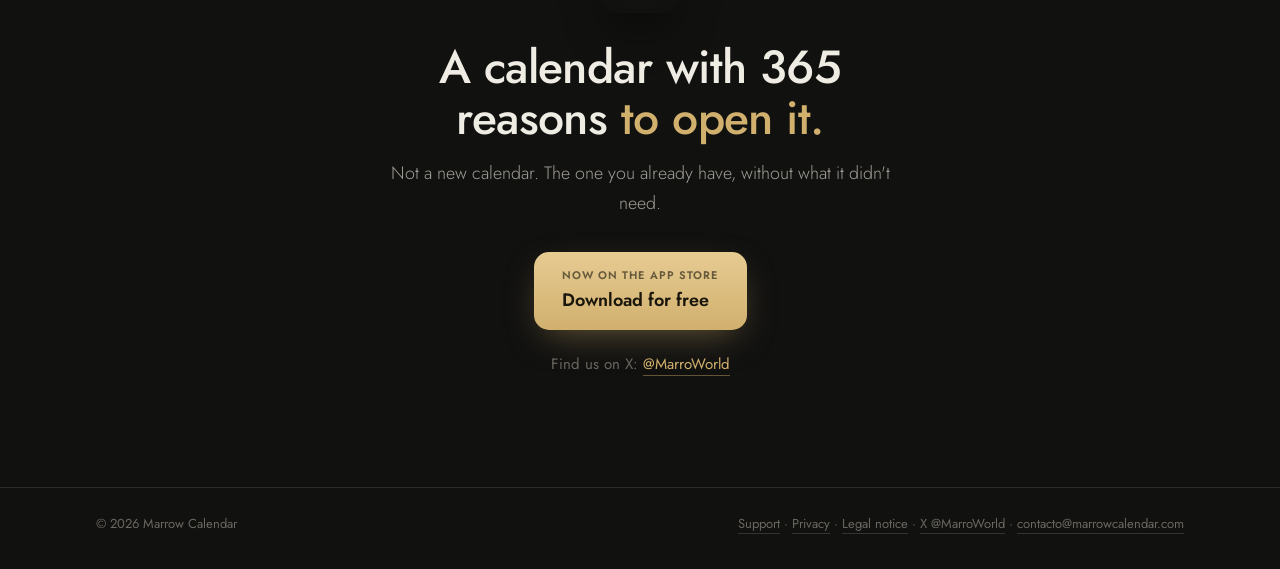
<file: en/index.html>
<!doctype html>
<html lang="en">
<head>
<meta charset="UTF-8">
<meta name="viewport" content="width=device-width, initial-scale=1">
<title>Marrow Calendar — a calendar with no noise, with character</title>
<meta name="description" content="Marrow Calendar for iPhone: year, month and day views in continuous scroll, the fact of the day, eleven looks, widgets and a countdown. No accounts, no ads. In nine languages.">
<link rel="icon" href="../assets/img/icon.png">
<meta name="theme-color" content="#111110">

<meta property="og:type" content="website">
<meta property="og:site_name" content="Marrow Calendar">
<meta property="og:title" content="Marrow Calendar — a calendar with no noise, with character">
<meta property="og:description" content="Year, month and day in continuous scroll, the fact of the day, eleven looks and widgets. No accounts, no ads.">
<meta property="og:image" content="https://marrowcalendar.com/assets/img/og-image-en.png">
<meta property="og:image:width" content="1200">
<meta property="og:image:height" content="630">
<meta property="og:url" content="https://marrowcalendar.com/en/">
<meta name="twitter:card" content="summary_large_image">
<meta name="twitter:title" content="Marrow Calendar — a calendar with no noise, with character">
<meta name="twitter:description" content="Year, month and day in continuous scroll, the fact of the day, eleven looks and widgets. No accounts, no ads.">
<meta name="twitter:image" content="https://marrowcalendar.com/assets/img/og-image-en.png">
<link rel="alternate" hreflang="es" href="https://marrowcalendar.com/">
<link rel="alternate" hreflang="en" href="https://marrowcalendar.com/en/">
<link rel="preconnect" href="https://fonts.googleapis.com">
<link rel="preconnect" href="https://fonts.gstatic.com" crossorigin>
<link href="https://fonts.googleapis.com/css2?family=Jost:wght@300;400;500;600&display=swap" rel="stylesheet">
<link rel="stylesheet" href="../assets/site.css">
</head>
<body>

<header class="top wrap">
  <a class="brand" href="#"><img src="../assets/img/icon.png" alt=""><span>Marrow</span></a>
  <nav class="lang-switch"><a href="../index.html">ES</a> · <span class="current">EN</span></nav>
</header>

<script>
// Primera visita: si el navegador pide inglés, lleva a la versión en inglés (una sola vez);
// después se respeta lo que elija la persona con el selector de arriba.
(function () {
  try {
    var KEY = 'marrow_lang';
    if ('en' === 'es') {
      if (!localStorage.getItem(KEY)) {
        var en = (navigator.language || '').toLowerCase().indexOf('en') === 0;
        localStorage.setItem(KEY, en ? 'en' : 'es');
        if (en) location.replace('en/index.html');
      }
    } else {
      localStorage.setItem(KEY, 'en');
    }
  } catch (e) { /* localStorage bloqueado: se queda como está */ }
})();
</script>

<main>

<section class="hero">
  <div class="wrap hero-grid">
    <div>
      <h1>A calendar with no noise,<br><em>with character.</em></h1>
      <p class="sub">Your year, at a glance. Your day, with history.</p>
      <a class="cta" href="https://apps.apple.com/app/marrow-calendar/id6809845517">
        <span class="k1">Now on the App Store</span>
        <span class="k2">Download for free</span>
      </a>
      <p class="note">iPhone · iOS 18 or later · nine languages</p>
    </div>
    <div class="hero-art">
      <div class="phone p2"><img src="../assets/img/app/en-year-marfil.webp" width="560" height="1218" alt="Marrow Calendar: the year view, in the Ivory theme."></div>
      <div class="phone p1"><img src="../assets/img/app/en-day.webp" width="560" height="1218" alt="Marrow Calendar: one day's agenda, in the Black theme." fetchpriority="high"></div>
    </div>
  </div>
</section>

<section id="vistas">
  <div class="wrap">
    <div class="sec-head center">
      <span class="eyebrow">Three views, one inside another</span>
      <h2>From the year to the day, <em>without losing your place.</em></h2>
      <p class="lede">Year, month and day open one inside another, with no tabs or menus: tap a month to go in; tap a day to see its agenda; swipe from the edge to go back, and everything stays where you left it. Each view is a continuous scroll, and "Today" brings you back to the present.</p>
    </div>
    <div class="scales">
      <div class="scale">
        <div class="phone"><img src="../assets/img/app/en-year.webp" width="560" height="1218" loading="lazy" alt="Marrow's year view."></div>
        <div><h3>Year</h3><p>All twelve months at a glance; tap one to open it. Each year carries its own title and scrolls away with the calendar, like a page.</p></div>
      </div>
      <div class="scale">
        <div class="phone"><img src="../assets/img/app/en-month.webp" width="560" height="1218" loading="lazy" alt="Marrow's month view."></div>
        <div><h3>Month</h3><p>Continuous scroll, month after month; tap a day to see its agenda. Days with something on them take the colour of their event.</p></div>
      </div>
      <div class="scale">
        <div class="phone"><img src="../assets/img/app/en-day.webp" width="560" height="1218" loading="lazy" alt="Marrow's day view."></div>
        <div><h3>Day</h3><p>Your agenda in continuous scroll, forwards and backwards, no arrows. With the time, the place and each event's colour stripe.</p></div>
      </div>
    </div>
  </div>
</section>

<section id="dato">
  <div class="wrap fact-grid">
    <div class="showcase" id="fact-card" role="img" aria-label="The fact of the day, inside Marrow: Louis XIV revokes the Edict of Nantes.">
      <div class="card-peek"></div>
      <div class="card">
        <p class="eyebrow-in">
          <svg viewBox="0 0 24 24" fill="none" stroke="currentColor" stroke-width="2"><path d="M8 2v4M16 2v4M3 10h18M5 6h14a2 2 0 0 1 2 2v12a2 2 0 0 1-2 2H5a2 2 0 0 1-2-2V8a2 2 0 0 1 2-2Z"/></svg>
          Fact of the day
        </p>
        <p class="day" id="fact-day">18</p>
        <p class="month" id="fact-month">October</p>
        <div class="rule"></div>
        <p class="meta">
          <svg id="fact-icon" viewBox="0 0 24 24" fill="none" stroke="currentColor" stroke-width="1.8"><path d="M3 21h18M5 21V7l7-4 7 4v14M9 9h1M9 13h1M14 9h1M14 13h1"/></svg>
          <span id="fact-meta">Politics · 1685</span>
        </p>
        <h4 id="fact-title">Louis XIV revokes the Edict of Nantes</h4>
        <p class="txt" id="fact-headline">In 1685, France outlawed Protestantism and drove hundreds of thousands of people into exile.</p>
      </div>
    </div>
    <div>
      <span class="eyebrow">Fact of the day</span>
      <h2>Every day, <em>one fact</em> for the date.</h2>
      <p class="lede">Written calmly, with its year and category, and a link to Wikipedia to keep reading.</p>
      <ul class="ticks">
        <li><strong>One for every day of the year</strong>, February 29 included.</li>
        <li><strong>In your language:</strong> all nine in the app.</li>
        <li><strong>A quiet nudge</strong> every day, at the time you choose, if you turn it on. And the first time you open the app each day, the fact greets you.</li>
      </ul>
    </div>
  </div>
</section>

<section id="apariencias">
  <div class="wrap">
    <div class="sec-head center">
      <span class="eyebrow">Looks</span>
      <h2>Eleven looks. <em>Two free,</em> nine with Plus.</h2>
      <p class="lede">Each with its own base and ink, made to read well by day and by night. Switch with a tap, and the widgets follow.</p>
    </div>
    <div class="themes">
      <figure class="theme">
        <div class="shot"><img src="../assets/img/app/en-t-dark.webp" width="420" height="512" loading="lazy" alt="Marrow in the Black"></div>
        <figcaption><b>Black <span class="tag">Free</span></b><small>Warm black and gold</small></figcaption>
      </figure>
      <figure class="theme">
        <div class="shot"><img src="../assets/img/app/en-t-light.webp" width="420" height="512" loading="lazy" alt="Marrow in the White"></div>
        <figcaption><b>White <span class="tag">Free</span></b><small>Warm paper and gold</small></figcaption>
      </figure>
      <figure class="theme">
        <div class="shot"><img src="../assets/img/app/en-t-cobalto.webp" width="420" height="512" loading="lazy" alt="Marrow in the Cobalt"></div>
        <figcaption><b>Cobalt <span class="tag plus">Plus</span></b><small>Midnight blue</small></figcaption>
      </figure>
      <figure class="theme">
        <div class="shot"><img src="../assets/img/app/en-t-enebro.webp" width="420" height="512" loading="lazy" alt="Marrow in the Juniper"></div>
        <figcaption><b>Juniper <span class="tag plus">Plus</span></b><small>Reading-room green</small></figcaption>
      </figure>
      <figure class="theme">
        <div class="shot"><img src="../assets/img/app/en-t-linotipia.webp" width="420" height="512" loading="lazy" alt="Marrow in the Linotype"></div>
        <figcaption><b>Linotype <span class="tag plus">Plus</span></b><small>Printer's grey</small></figcaption>
      </figure>
      <figure class="theme">
        <div class="shot"><img src="../assets/img/app/en-t-siena.webp" width="420" height="512" loading="lazy" alt="Marrow in the Merlot"></div>
        <figcaption><b>Merlot <span class="tag plus">Plus</span></b><small>Red wine and copper</small></figcaption>
      </figure>
      <figure class="theme">
        <div class="shot"><img src="../assets/img/app/en-t-marfil.webp" width="420" height="512" loading="lazy" alt="Marrow in the Ivory"></div>
        <figcaption><b>Ivory <span class="tag plus">Plus</span></b><small>Ivory and graphite</small></figcaption>
      </figure>
      <figure class="theme">
        <div class="shot"><img src="../assets/img/app/en-t-cacao.webp" width="420" height="512" loading="lazy" alt="Marrow in the Cocoa and rose"></div>
        <figcaption><b>Cocoa and rose <span class="tag plus">Plus</span></b><small>Soft blush and cocoa</small></figcaption>
      </figure>
      <figure class="theme">
        <div class="shot"><img src="../assets/img/app/en-t-tostado.webp" width="420" height="512" loading="lazy" alt="Marrow in the Toasted"></div>
        <figcaption><b>Toasted <span class="tag plus">Plus</span></b><small>Kraft paper and dark roast</small></figcaption>
      </figure>
      <figure class="theme">
        <div class="shot"><img src="../assets/img/app/en-t-nebulosa.webp" width="420" height="512" loading="lazy" alt="Marrow in the Nebula"></div>
        <figcaption><b>Nebula <span class="tag plus">Plus</span></b><small>Violet night and lilac</small></figcaption>
      </figure>
      <figure class="theme">
        <div class="shot"><img src="../assets/img/app/en-t-eclipse.webp" width="420" height="512" loading="lazy" alt="Marrow in the Eclipse"></div>
        <figcaption><b>Eclipse <span class="tag plus">Plus</span></b><small>Deep black and cool silver</small></figcaption>
      </figure>
    </div>
  </div>
</section>

<section id="eventos">
  <div class="wrap events-grid">
    <div class="phone"><img src="../assets/img/app/en-editor.webp" width="560" height="1218" loading="lazy" alt="Marrow's event editor, with the colour palette."></div>
    <div>
      <span class="eyebrow">Your events</span>
      <h2>On the calendar you already use, <em>in your colour.</em></h2>
      <p class="lede">Marrow uses your iPhone's calendar: what you add shows up in your other apps and travels through your iCloud.</p>
      <ul class="ticks">
        <li><strong>Create and edit</strong> with repeats (daily, weekly, every two weeks, monthly or yearly), alerts, location search through Apple Maps, notes and a link.</li>
        <li><strong>Alerts that arrive:</strong> Marrow schedules its own (with your notification permission), even when Calendar's are off.</li>
        <li><strong>A live countdown</strong> on the page of every event that hasn't happened yet.</li>
        <li><strong>A colour per event</strong>, so you can tell work from the weekend at a glance.</li>
        <li><strong>Search</strong> by title, place or notes, accent- and case-insensitive.</li>
      </ul>
      <div class="swatches" aria-hidden="true"><i style="background:#b85551"></i><i style="background:#ccb166"></i><i style="background:#539368"></i><i style="background:#5b7fae"></i><i class="lock" style="background:#d38f73"></i><i class="lock" style="background:#c48e4f"></i><i class="lock" style="background:#9aaf6a"></i><i class="lock" style="background:#45928d"></i><i class="lock" style="background:#60acc7"></i><i class="lock" style="background:#916db0"></i><i class="lock" style="background:#b262a7"></i><i class="lock" style="background:#d27f98"></i><i class="lock" style="background:#813748"></i><i class="lock" style="background:#896143"></i><i class="lock" style="background:#868d98"></i></div>
      <p class="swatches-note">Four colours free, eleven more with Plus.</p>
    </div>
  </div>
</section>

<section id="widgets">
  <div class="wrap widgets-grid">
    <div>
      <span class="eyebrow">Widgets</span>
      <h2>Your day, on the <em>Home and Lock Screens.</em></h2>
      <p class="lede">The same restraint as the app, in whichever look you chose.</p>
      <ul class="wlist">
        <li><svg viewBox="0 0 24 24" fill="none" stroke="currentColor" stroke-width="1.8"><path d="M4 19.5A2.5 2.5 0 0 1 6.5 17H20V2H6.5A2.5 2.5 0 0 0 4 4.5v15Z"/><path d="M4 19.5A2.5 2.5 0 0 0 6.5 22H20"/></svg><div><h3>Fact of the day</h3><p>A different historical fact every day, in small, medium or large, and on the Lock Screen.</p></div></li>
        <li><svg viewBox="0 0 24 24" fill="none" stroke="currentColor" stroke-width="1.8"><rect x="3" y="3" width="8" height="8" rx="1.5"/><rect x="13" y="3" width="8" height="8" rx="1.5"/><rect x="3" y="13" width="8" height="8" rx="1.5"/><rect x="13" y="13" width="8" height="8" rx="1.5"/></svg><div><h3>Your agenda</h3><p>Today's events, in three sizes and on the Lock Screen. With Plus, the medium and large ones look beyond today and show the next days too.</p></div></li>
        <li><svg viewBox="0 0 24 24" fill="none" stroke="currentColor" stroke-width="1.8"><circle cx="12" cy="13" r="8"/><path d="M12 9v4l2.5 2M9 2h6"/></svg><div><h3>Countdown</h3><p>The days, hours, minutes and seconds left until the event you pick, in small or medium and on the Lock Screen. <b>Plus only.</b></p></div></li>
      </ul>
    </div>
    <div class="widget-stage">
      <img class="w-small" src="../assets/img/app/en-widget-countdown.webp" width="380" height="380" loading="lazy" alt="Marrow countdown widget.">
      <img class="w-med" src="../assets/img/app/en-widget-agenda.webp" width="700" height="327" loading="lazy" alt="Marrow agenda widget.">
    </div>
  </div>
  <div class="wrap wc-block">
    <div class="sec-head center">
      <h2 class="h2s">A live countdown, <em>in your look.</em></h2>
      <p class="lede">Pick an event and see how long is left — in days, hours, minutes and seconds — on your Home and Lock Screens. Every widget dresses in the look you chose. With Marrow Plus.</p>
    </div>
    <div class="wc-strip">
      <figure><img src="../assets/img/app/en-wc-dark.webp" width="300" height="300" loading="lazy" alt="Countdown widget in the look Black"><figcaption>Black</figcaption></figure>
      <figure><img src="../assets/img/app/en-wc-marfil.webp" width="300" height="300" loading="lazy" alt="Countdown widget in the look Ivory"><figcaption>Ivory</figcaption></figure>
      <figure><img src="../assets/img/app/en-wc-cacao.webp" width="300" height="300" loading="lazy" alt="Countdown widget in the look Cocoa and rose"><figcaption>Cocoa and rose</figcaption></figure>
      <figure><img src="../assets/img/app/en-wc-tostado.webp" width="300" height="300" loading="lazy" alt="Countdown widget in the look Toasted"><figcaption>Toasted</figcaption></figure>
      <figure><img src="../assets/img/app/en-wc-nebulosa.webp" width="300" height="300" loading="lazy" alt="Countdown widget in the look Nebula"><figcaption>Nebula</figcaption></figure>
      <figure><img src="../assets/img/app/en-wc-eclipse.webp" width="300" height="300" loading="lazy" alt="Countdown widget in the look Eclipse"><figcaption>Eclipse</figcaption></figure>
    </div>
  </div>
</section>

<section id="idiomas">
  <div class="wrap">
    <div class="sec-head center">
      <span class="eyebrow">Languages</span>
      <h2>Nine languages, <em>yours among them.</em></h2>
      <p class="lede">The app, the widgets, the alerts and each day's fact, in the language you choose. By default it follows your iPhone's.</p>
    </div>
    <div class="chips">
      <span class="chip">Español</span>
      <span class="chip">English</span>
      <span class="chip">Euskara</span>
      <span class="chip">Français</span>
      <span class="chip">Deutsch</span>
      <span class="chip">Italiano</span>
      <span class="chip">Nederlands</span>
      <span class="chip">Português (Brasil)</span>
      <span class="chip">Português (Portugal)</span>
    </div>
  </div>
</section>

<section id="plus">
  <div class="wrap">
    <div class="sec-head center">
      <span class="eyebrow">Free and Plus</span>
      <h2>The app is complete. <em>Plus makes it yours.</em></h2>
      <p class="lede">One payment, forever, no subscription. It restores on all your devices with your Apple ID.</p>
    </div>
    <div class="plans">
      <div class="plan">
        <p class="kicker">Free</p>
        <h3>Marrow</h3>
        <p class="price">Everything you need, no catch.</p>
        <ul>
        <li><strong>Year, month and day</strong>, each in continuous scroll</li>
        <li><strong>The fact of the day</strong> and its optional daily nudge</li>
        <li><strong>Events</strong> with repeats, alerts, location and search</li>
        <li><strong>Two looks</strong> (Black and White) and four event colours</li>
        <li><strong>Widgets</strong> for the fact of the day and today's agenda</li>
        <li>Nine languages</li>
        </ul>
      </div>
      <div class="plan plus">
        <p class="kicker">One payment</p>
        <h3>Marrow Plus</h3>
        <p class="price">Forever. No subscriptions.</p>
        <ul>
        <li><strong>Nine more looks:</strong> Cobalt, Juniper, Linotype, Merlot, Ivory, Cocoa and rose, Toasted, Nebula and Eclipse</li>
        <li><strong>Eleven more colours</strong> for your events</li>
        <li><strong>Countdown</strong> on the Home and Lock Screens</li>
        <li><strong>Wider agenda widget:</strong> it looks beyond today</li>
        <li><strong>Attachments</strong> on every event (the ticket, the receipt, the booking PDF), kept on your iPhone</li>
        <li><strong>Widgets without the mark</strong></li>
        </ul>
      </div>
    </div>
  </div>
</section>

<section id="privacidad">
  <div class="wrap">
    <div class="sec-head center">
      <span class="eyebrow">No fine print</span>
      <h2>What's yours <em>stays yours.</em></h2>
    </div>
    <div class="privacy-row">
      <div><h3>No accounts</h3><p>No sign-up, no login. You open the app and that's it.</p></div>
      <div><h3>No ads, no analytics</h3><p>No trackers or third-party SDKs. We don't know what you do with your calendar.</p></div>
      <div><h3>No server</h3><p>Your events live in your iPhone's calendar and your iCloud. Marrow keeps no copy, and attachments stay on your device.</p></div>
    </div>
    <p style="text-align:center;margin:26px 0 0"><a href="privacy.html" style="color:var(--gold);border-bottom:1px solid rgba(209,176,110,.4)">Read the privacy policy</a></p>
  </div>
</section>

<section class="closing">
  <div class="wrap">
    <img class="icon" src="../assets/img/icon.png" alt="Marrow Calendar" width="84" height="84">
    <h2>A calendar with 365 reasons <em>to open it.</em></h2>
    <p class="lede">Not a new calendar. The one you already have, without what it didn't need.</p>
    <a class="cta" href="https://apps.apple.com/app/marrow-calendar/id6809845517">
      <span class="k1">Now on the App Store</span>
      <span class="k2">Download for free</span>
    </a>
    <p class="follow">Find us on X: <a href="https://x.com/MarroWorld" rel="noopener">@MarroWorld</a></p>
  </div>
</section>

</main>

<footer>
  <div class="wrap">
    <span>© 2026 Marrow Calendar</span>
    <span><a href="support.html">Support</a> · <a href="privacy.html">Privacy</a> · <a href="../aviso-legal.html">Legal notice</a> · <a href="https://x.com/MarroWorld" rel="noopener">X @MarroWorld</a> · <a href="mailto:contacto@marrowcalendar.com">contacto@marrowcalendar.com</a></span>
  </div>
</footer>

<script>
// El dato del día de HOY dentro de la tarjeta (si no carga, se queda el ejemplo).
(function () {
  var CATEGORIES = {"politics": "Politics", "war": "Conflicts", "science": "Science", "technology": "Technology", "exploration": "Exploration", "culture": "Culture", "art": "Art", "sports": "Sports", "society": "Society", "economy": "Economy", "disaster": "Disasters"};
  var ICONS = {"politics": "<path d=\"M3 21h18M5 21V7l7-4 7 4v14M9 9h1M9 13h1M14 9h1M14 13h1\"/>", "war": "<path d=\"M12 2 4 5v6c0 5 3.4 8.4 8 11 4.6-2.6 8-6 8-11V5l-8-3Z\"/>", "science": "<circle cx=\"12\" cy=\"12\" r=\"1.6\"/><ellipse cx=\"12\" cy=\"12\" rx=\"9\" ry=\"3.6\"/><ellipse cx=\"12\" cy=\"12\" rx=\"9\" ry=\"3.6\" transform=\"rotate(60 12 12)\"/><ellipse cx=\"12\" cy=\"12\" rx=\"9\" ry=\"3.6\" transform=\"rotate(120 12 12)\"/>", "technology": "<rect x=\"7\" y=\"7\" width=\"10\" height=\"10\" rx=\"1.5\"/><path d=\"M9 3v3M15 3v3M9 18v3M15 18v3M3 9h3M3 15h3M18 9h3M18 15h3\"/>", "exploration": "<circle cx=\"12\" cy=\"12\" r=\"9\"/><path d=\"m14.8 9.2-2 5.6-5.6 2 2-5.6 5.6-2Z\"/>", "culture": "<path d=\"M4 19.5A2.5 2.5 0 0 1 6.5 17H20V2H6.5A2.5 2.5 0 0 0 4 4.5v15Z\"/><path d=\"M4 19.5A2.5 2.5 0 0 0 6.5 22H20\"/>", "art": "<path d=\"M12 2a10 10 0 1 0 0 20c1.1 0 2-.9 2-2 0-.5-.2-1-.5-1.4-.3-.4-.5-.8-.5-1.3 0-1 .8-1.8 1.8-1.8H17a4 4 0 0 0 4-4c0-5.5-4.5-9.5-9-9.5Z\"/><circle cx=\"7.5\" cy=\"10.5\" r=\"1\"/><circle cx=\"10.5\" cy=\"7.5\" r=\"1\"/><circle cx=\"15\" cy=\"8\" r=\"1\"/>", "sports": "<path d=\"M8 4h8v4a4 4 0 0 1-8 0V4Z\"/><path d=\"M8 5H5a2 2 0 0 0 2 4M16 5h3a2 2 0 0 1-2 4\"/><path d=\"M12 12v3M9 20h6M10 17h4v3h-4Z\"/>", "society": "<circle cx=\"9\" cy=\"8\" r=\"3\"/><path d=\"M3 20c0-3.3 2.7-6 6-6s6 2.7 6 6\"/><circle cx=\"17\" cy=\"9\" r=\"2.3\"/><path d=\"M15.2 20c.2-2.4 1.8-4.3 4-4.9\"/>", "economy": "<path d=\"m3 17 6-6 4 4 8-8\"/><path d=\"M15 3h6v6\"/>", "disaster": "<path d=\"M12 2 2 20h20L12 2Z\"/><path d=\"M12 9v4M12 16h.01\"/>"};
  var MONTHS = ["January", "February", "March", "April", "May", "June", "July", "August", "September", "October", "November", "December"];
  var BC = 'BC';
  fetch("../facts.en.json")
    .then(function (r) { return r.json(); })
    .then(function (facts) {
      var now = new Date(), month = now.getMonth() + 1, day = now.getDate();
      var fact = facts.find(function (f) { return f.month === month && f.day === day; });
      if (!fact) return;
      var cat = CATEGORIES[fact.category] || CATEGORIES.politics;
      var year = fact.year < 0 ? (Math.abs(fact.year) + " " + BC) : fact.year;
      document.getElementById("fact-day").textContent = fact.day;
      document.getElementById("fact-month").textContent = MONTHS[fact.month - 1];
      document.getElementById("fact-icon").innerHTML = ICONS[fact.category] || ICONS.politics;
      document.getElementById("fact-meta").textContent = cat + " · " + year;
      document.getElementById("fact-title").textContent = fact.title;
      document.getElementById("fact-headline").textContent = fact.headline;
      document.getElementById("fact-card").setAttribute("aria-label",
        "The fact of the day, inside Marrow: " + fact.day + " " + MONTHS[fact.month - 1] + ", " + cat + ", " + year + " — " + fact.title + ".");
    })
    .catch(function () { /* sin conexión: se queda el ejemplo */ });
})();
</script>

</body>
</html>
</file>
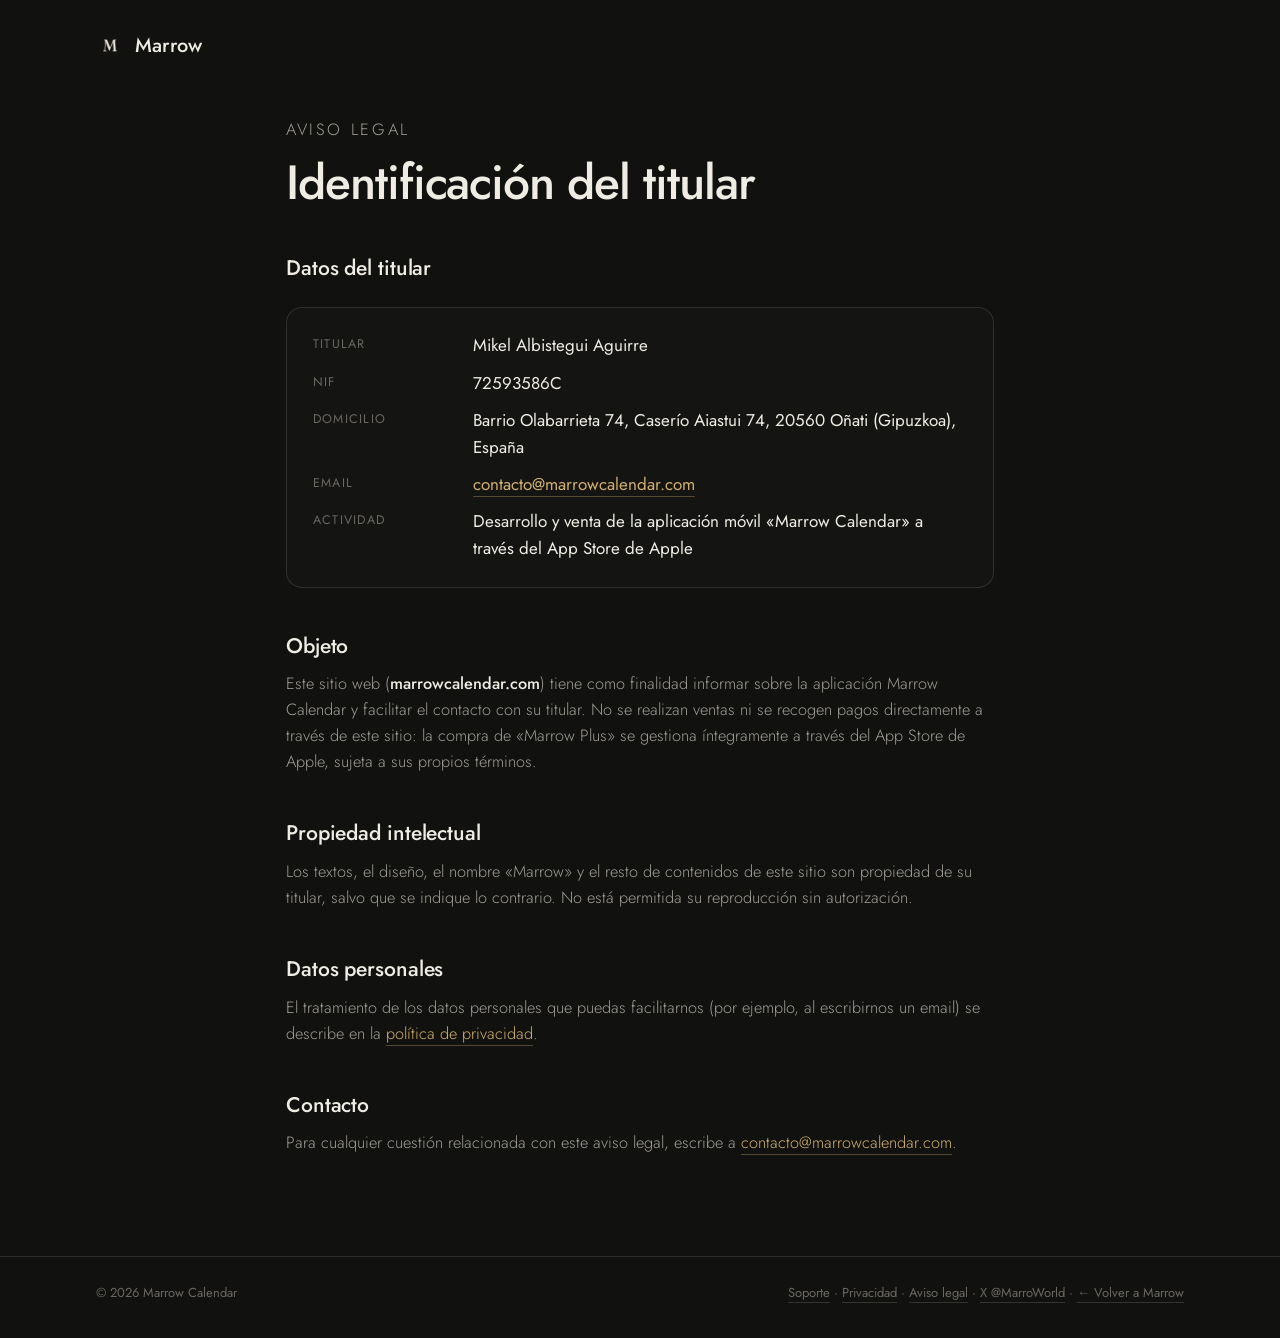
<file: aviso-legal.html>
<!doctype html>
<html lang="es">
<head>
<meta charset="UTF-8">
<meta name="viewport" content="width=device-width, initial-scale=1">
<title>Aviso legal — Marrow Calendar</title>
<meta name="description" content="Aviso legal de Marrow Calendar: identificación del titular del sitio y condiciones generales.">
<link rel="icon" href="assets/img/icon.png">
<meta name="theme-color" content="#111110">
<link rel="preconnect" href="https://fonts.googleapis.com">
<link rel="preconnect" href="https://fonts.gstatic.com" crossorigin>
<link href="https://fonts.googleapis.com/css2?family=Jost:wght@300;400;500;600&display=swap" rel="stylesheet">
<link rel="stylesheet" href="assets/site.css">
</head>
<body class="doc-page">

<header class="top wrap">
  <a class="brand" href="index.html"><img src="assets/img/icon.png" alt=""><span>Marrow</span></a>
  <nav class="lang-switch"></nav>
</header>

<main class="wrap doc">
    <p class="eyebrow">Aviso legal</p>
    <h1>Identificación del titular</h1>

    <h2>Datos del titular</h2>
    <div class="id-card">
      <dl>
        <dt>Titular</dt>
        <dd>Mikel Albistegui Aguirre</dd>
        <dt>NIF</dt>
        <dd>72593586C</dd>
        <dt>Domicilio</dt>
        <dd>Barrio Olabarrieta 74, Caserío Aiastui 74, 20560 Oñati (Gipuzkoa), España</dd>
        <dt>Email</dt>
        <dd><a href="mailto:contacto@marrowcalendar.com">contacto@marrowcalendar.com</a></dd>
        <dt>Actividad</dt>
        <dd>Desarrollo y venta de la aplicación móvil «Marrow Calendar» a través del App Store de Apple</dd>
      </dl>
    </div>

    <h2>Objeto</h2>
    <p>Este sitio web (<strong>marrowcalendar.com</strong>) tiene como finalidad informar sobre la aplicación Marrow Calendar y facilitar el contacto con su titular. No se realizan ventas ni se recogen pagos directamente a través de este sitio: la compra de «Marrow Plus» se gestiona íntegramente a través del App Store de Apple, sujeta a sus propios términos.</p>

    <h2>Propiedad intelectual</h2>
    <p>Los textos, el diseño, el nombre «Marrow» y el resto de contenidos de este sitio son propiedad de su titular, salvo que se indique lo contrario. No está permitida su reproducción sin autorización.</p>

    <h2>Datos personales</h2>
    <p>El tratamiento de los datos personales que puedas facilitarnos (por ejemplo, al escribirnos un email) se describe en la <a href="privacidad.html">política de privacidad</a>.</p>

    <h2>Contacto</h2>
    <p>Para cualquier cuestión relacionada con este aviso legal, escribe a <a href="mailto:contacto@marrowcalendar.com">contacto@marrowcalendar.com</a>.</p>

</main>

<footer>
  <div class="wrap">
    <span>© 2026 Marrow Calendar</span>
    <span><a href="soporte.html">Soporte</a> · <a href="privacidad.html">Privacidad</a> · <a href="aviso-legal.html">Aviso legal</a> · <a href="https://x.com/MarroWorld" rel="noopener">X @MarroWorld</a> · <a href="index.html">← Volver a Marrow</a></span>
  </div>
</footer>

</body>
</html>
</file>
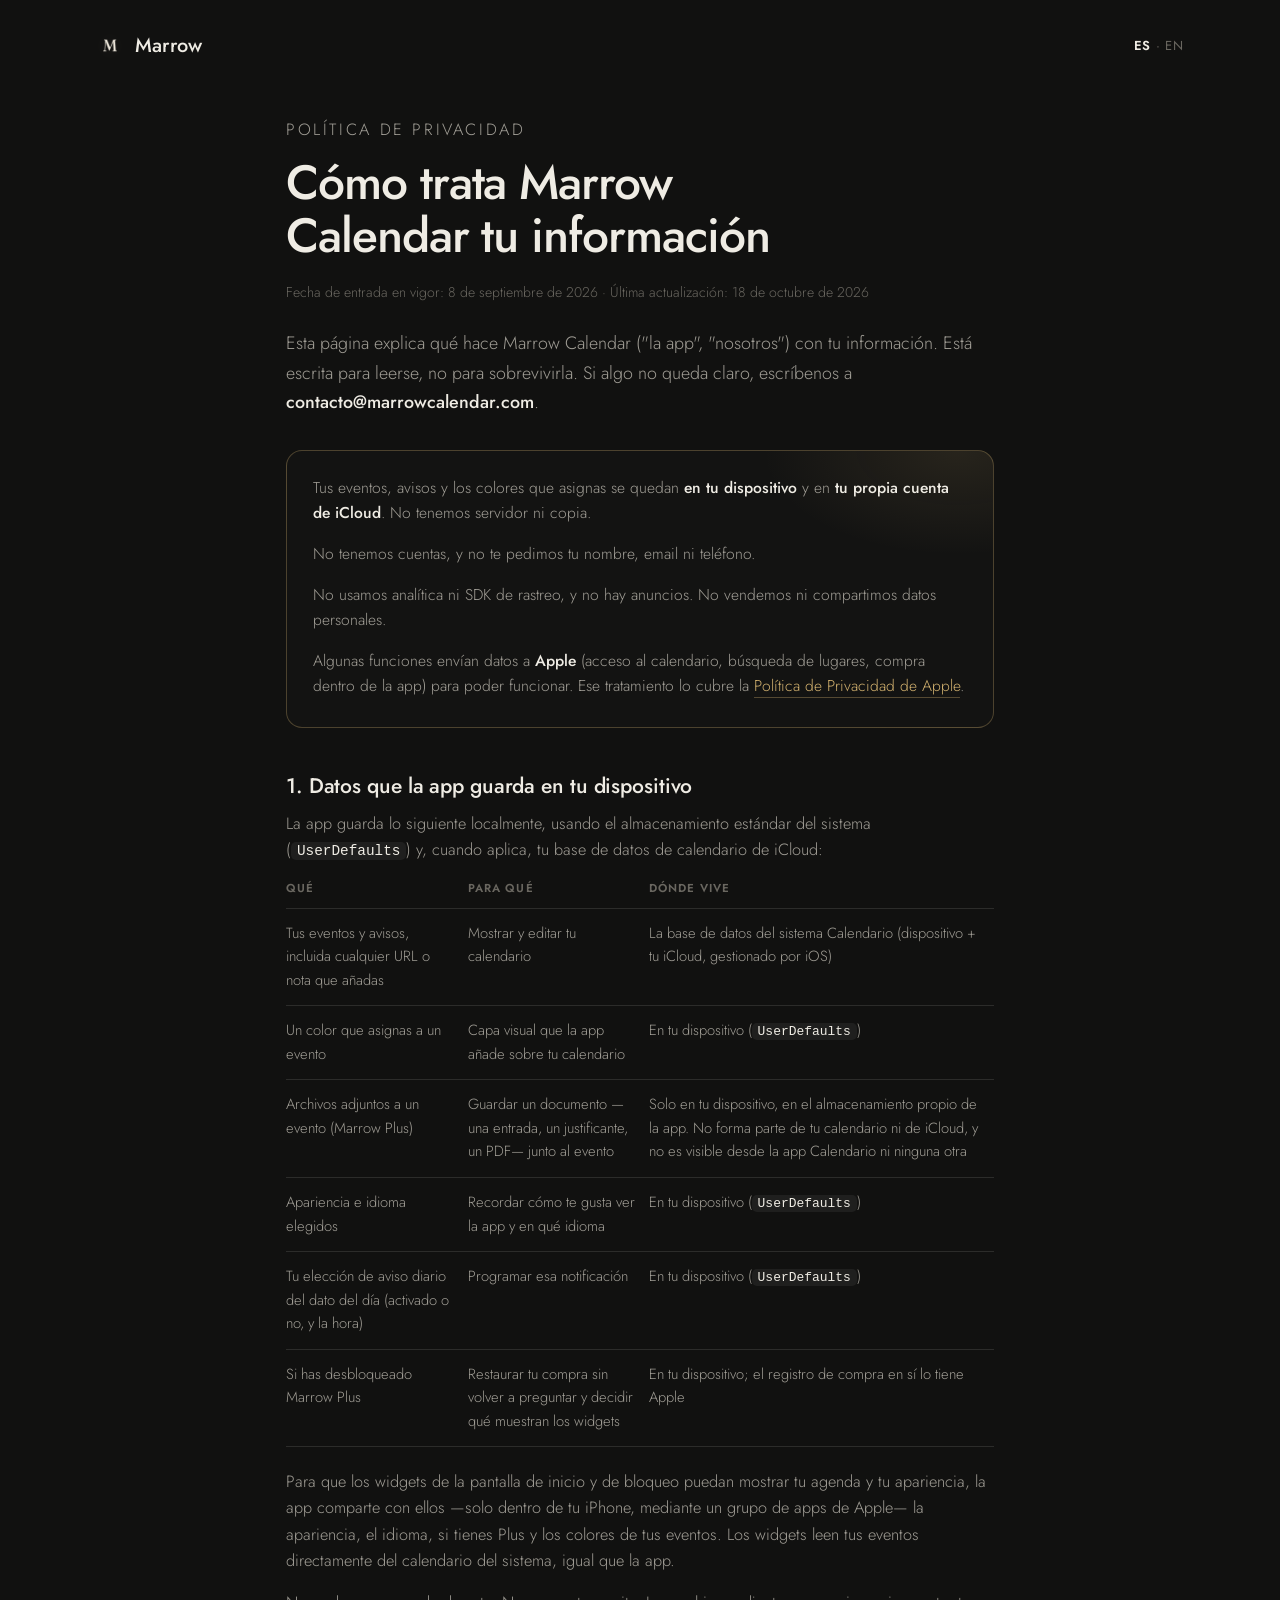
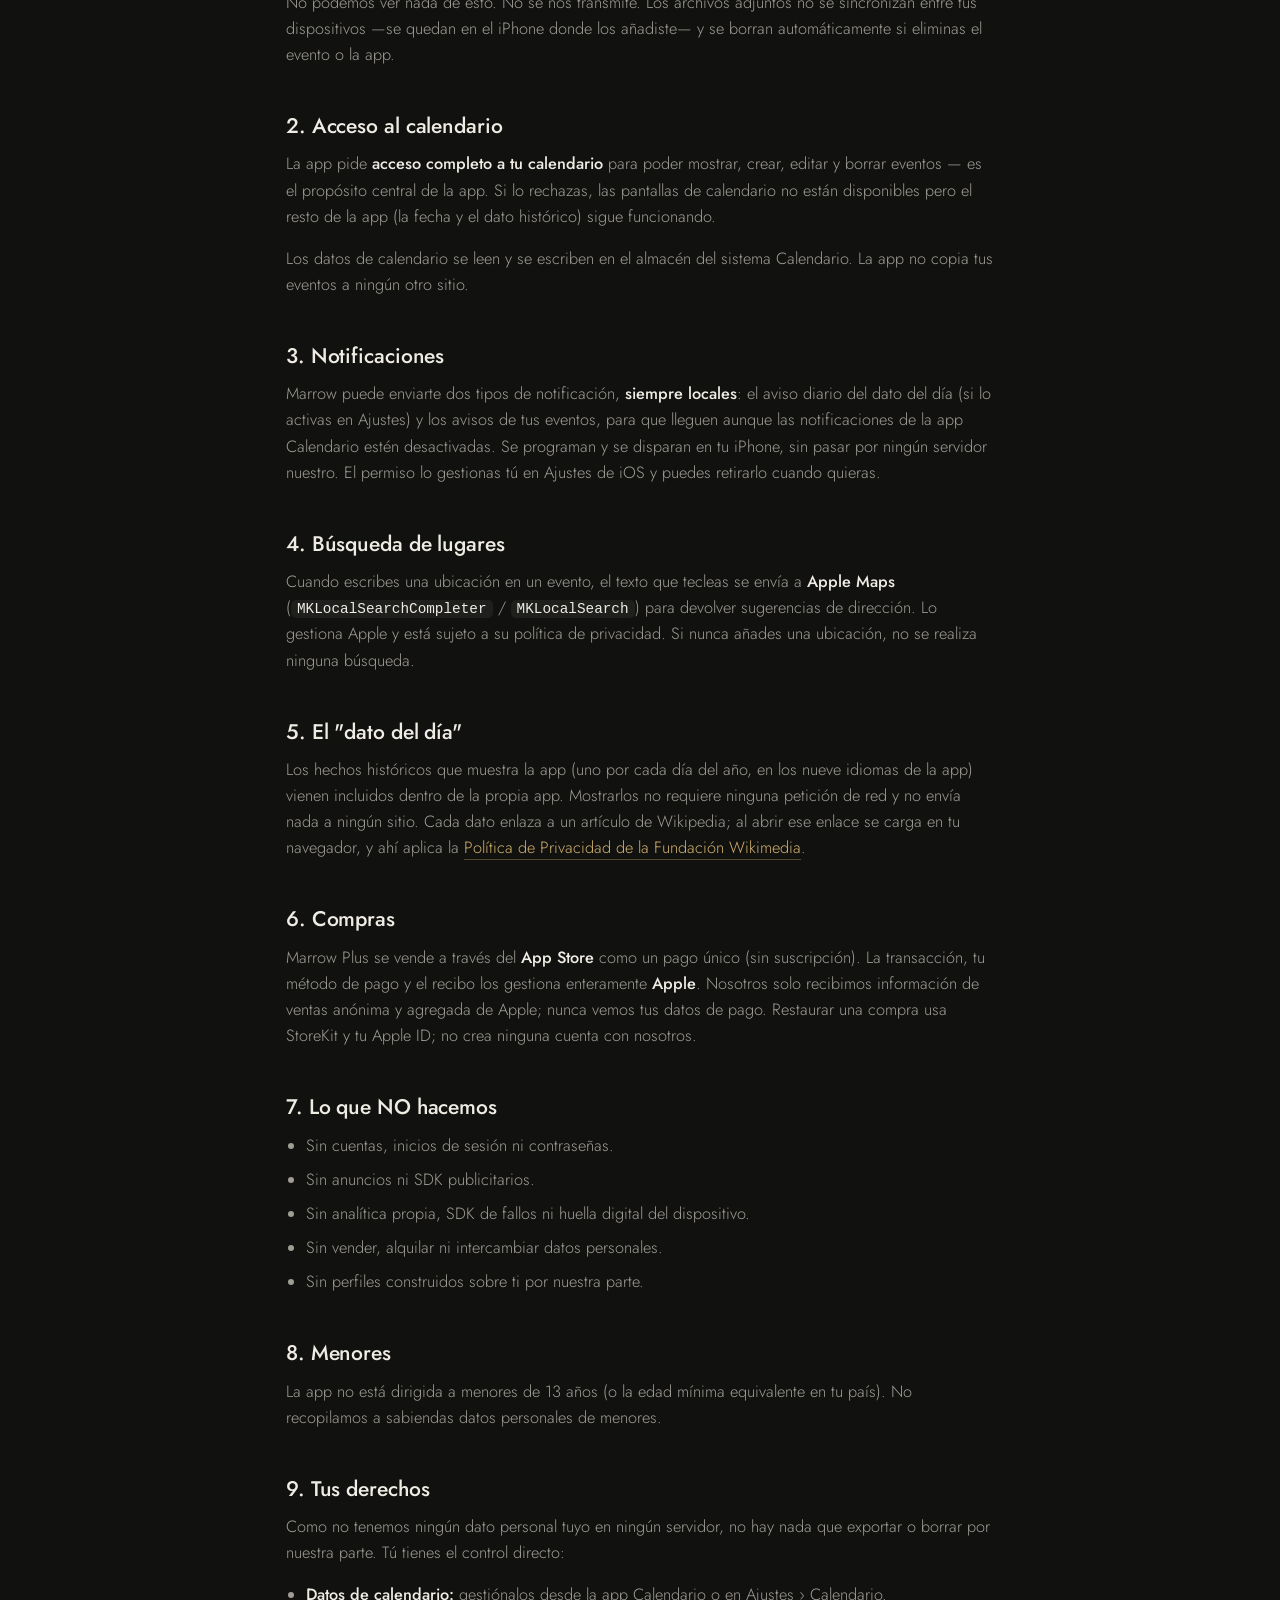
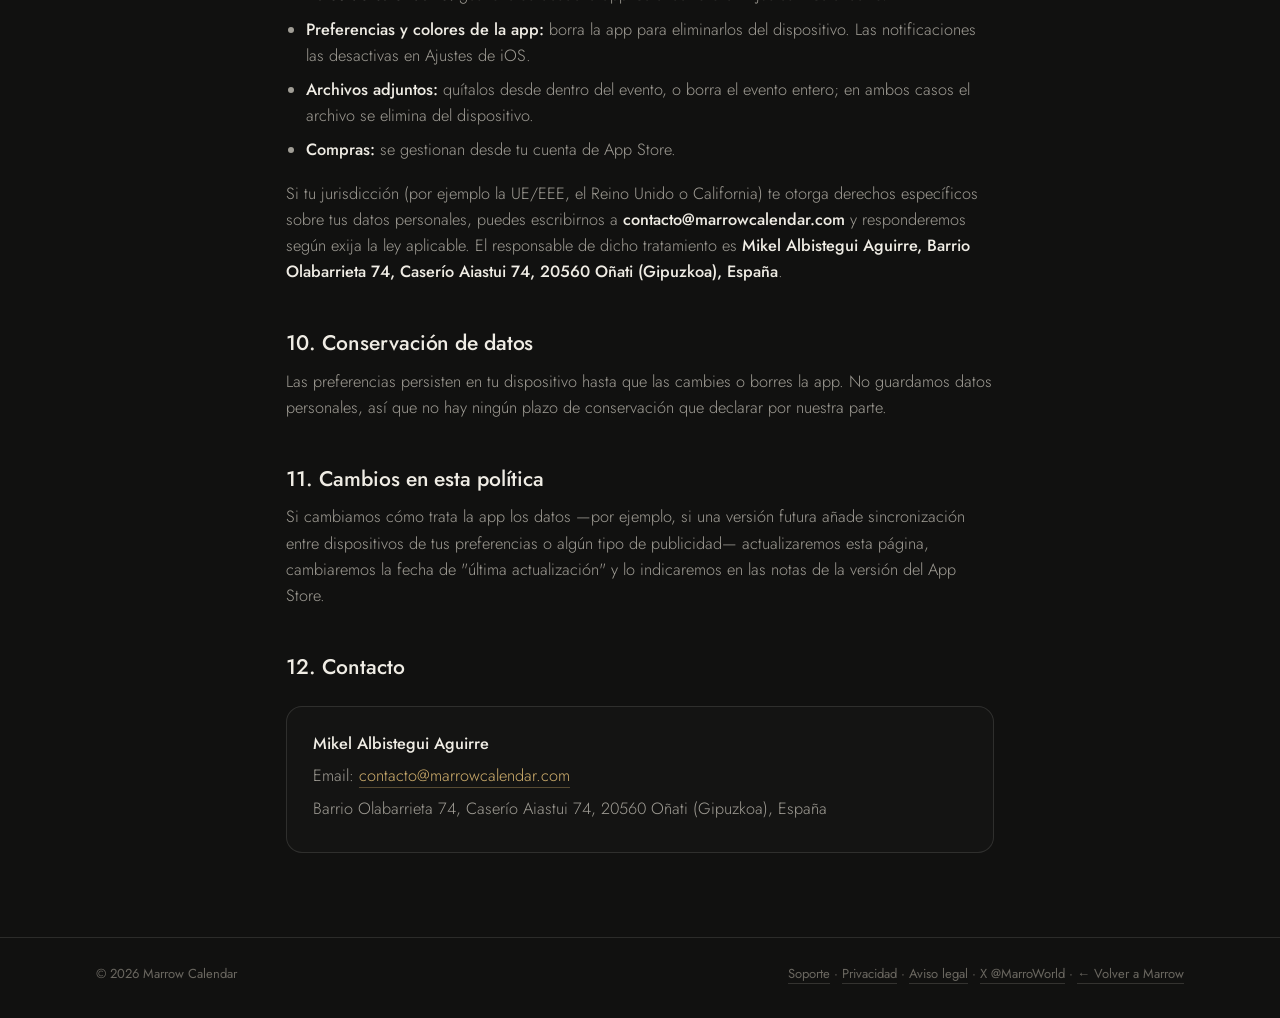
<file: privacidad.html>
<!doctype html>
<html lang="es">
<head>
<meta charset="UTF-8">
<meta name="viewport" content="width=device-width, initial-scale=1">
<title>Privacidad — Marrow Calendar</title>
<meta name="description" content="Política de privacidad de Marrow Calendar: qué datos guarda la app, dónde viven y qué no hacemos con ellos.">
<link rel="icon" href="assets/img/icon.png">
<meta name="theme-color" content="#111110">
<link rel="preconnect" href="https://fonts.googleapis.com">
<link rel="preconnect" href="https://fonts.gstatic.com" crossorigin>
<link href="https://fonts.googleapis.com/css2?family=Jost:wght@300;400;500;600&display=swap" rel="stylesheet">
<link rel="stylesheet" href="assets/site.css">
</head>
<body class="doc-page">

<header class="top wrap">
  <a class="brand" href="index.html"><img src="assets/img/icon.png" alt=""><span>Marrow</span></a>
  <nav class="lang-switch"><span class="current">ES</span> · <a href="en/privacy.html">EN</a></nav>
</header>

<main class="wrap doc">
    <p class="eyebrow">Política de privacidad</p>
    <h1>Cómo trata Marrow Calendar tu información</h1>
    <p class="dates">Fecha de entrada en vigor: 8 de septiembre de 2026 · Última actualización: 18 de octubre de 2026</p>

    <p class="lede">Esta página explica qué hace Marrow Calendar ("la app", "nosotros") con tu
      información. Está escrita para leerse, no para sobrevivirla. Si algo no queda
      claro, escríbenos a <strong>contacto@marrowcalendar.com</strong>.</p>

    <div class="tldr">
      <p>Tus eventos, avisos y los colores que asignas se quedan <strong>en tu
        dispositivo</strong> y en <strong>tu propia cuenta de iCloud</strong>. No
        tenemos servidor ni copia.</p>
      <p>No tenemos cuentas, y no te pedimos tu nombre, email ni teléfono.</p>
      <p>No usamos analítica ni SDK de rastreo, y no hay anuncios. No vendemos ni
        compartimos datos personales.</p>
      <p>Algunas funciones envían datos a <strong>Apple</strong> (acceso al
        calendario, búsqueda de lugares, compra dentro de la app) para poder
        funcionar. Ese tratamiento lo cubre la
        <a href="https://www.apple.com/legal/privacy/">Política de Privacidad de Apple</a>.</p>
    </div>

    <h2>1. Datos que la app guarda en tu dispositivo</h2>
    <p>La app guarda lo siguiente localmente, usando el almacenamiento estándar del
      sistema (<code>UserDefaults</code>) y, cuando aplica, tu base de datos de
      calendario de iCloud:</p>
    <table>
      <tr><th>Qué</th><th>Para qué</th><th>Dónde vive</th></tr>
      <tr><td>Tus eventos y avisos, incluida cualquier URL o nota que añadas</td><td>Mostrar y editar tu calendario</td><td>La base de datos del sistema Calendario (dispositivo + tu iCloud, gestionado por iOS)</td></tr>
      <tr><td>Un color que asignas a un evento</td><td>Capa visual que la app añade sobre tu calendario</td><td>En tu dispositivo (<code>UserDefaults</code>)</td></tr>
      <tr><td>Archivos adjuntos a un evento (Marrow Plus)</td><td>Guardar un documento —una entrada, un justificante, un PDF— junto al evento</td><td>Solo en tu dispositivo, en el almacenamiento propio de la app. No forma parte de tu calendario ni de iCloud, y no es visible desde la app Calendario ni ninguna otra</td></tr>
      <tr><td>Apariencia e idioma elegidos</td><td>Recordar cómo te gusta ver la app y en qué idioma</td><td>En tu dispositivo (<code>UserDefaults</code>)</td></tr>
      <tr><td>Tu elección de aviso diario del dato del día (activado o no, y la hora)</td><td>Programar esa notificación</td><td>En tu dispositivo (<code>UserDefaults</code>)</td></tr>
      <tr><td>Si has desbloqueado Marrow Plus</td><td>Restaurar tu compra sin volver a preguntar y decidir qué muestran los widgets</td><td>En tu dispositivo; el registro de compra en sí lo tiene Apple</td></tr>
    </table>
    <p>Para que los widgets de la pantalla de inicio y de bloqueo puedan mostrar tu agenda y tu apariencia, la app comparte con ellos —solo dentro de tu iPhone, mediante un grupo de apps de Apple— la apariencia, el idioma, si tienes Plus y los colores de tus eventos. Los widgets leen tus eventos directamente del calendario del sistema, igual que la app.</p>
    <p>No podemos ver nada de esto. No se nos transmite. Los archivos adjuntos no
      se sincronizan entre tus dispositivos —se quedan en el iPhone donde los
      añadiste— y se borran automáticamente si eliminas el evento o la app.</p>

    <h2>2. Acceso al calendario</h2>
    <p>La app pide <strong>acceso completo a tu calendario</strong> para poder
      mostrar, crear, editar y borrar eventos — es el propósito central de la
      app. Si lo rechazas, las pantallas de calendario no están disponibles pero
      el resto de la app (la fecha y el dato histórico) sigue funcionando.</p>
    <p>Los datos de calendario se leen y se escriben en el almacén del sistema
      Calendario. La app no copia tus eventos a ningún otro sitio.</p>

    <h2>3. Notificaciones</h2>
    <p>Marrow puede enviarte dos tipos de notificación, <strong>siempre locales</strong>: el aviso diario del dato del día (si lo activas en Ajustes) y los avisos de tus eventos, para que lleguen aunque las notificaciones de la app Calendario estén desactivadas. Se programan y se disparan en tu iPhone, sin pasar por ningún servidor nuestro. El permiso lo gestionas tú en Ajustes de iOS y puedes retirarlo cuando quieras.</p>

    <h2>4. Búsqueda de lugares</h2>
    <p>Cuando escribes una ubicación en un evento, el texto que tecleas se envía
      a <strong>Apple Maps</strong> (<code>MKLocalSearchCompleter</code> /
      <code>MKLocalSearch</code>) para devolver sugerencias de dirección. Lo
      gestiona Apple y está sujeto a su política de privacidad. Si nunca añades
      una ubicación, no se realiza ninguna búsqueda.</p>

    <h2>5. El "dato del día"</h2>
    <p>Los hechos históricos que muestra la app (uno por cada día del año, en los nueve idiomas de la app) vienen incluidos dentro de la
      propia app. Mostrarlos no requiere ninguna petición de red y no envía nada
      a ningún sitio. Cada dato enlaza a un artículo de Wikipedia; al abrir ese
      enlace se carga en tu navegador, y ahí aplica la
      <a href="https://foundation.wikimedia.org/wiki/Policy:Privacy_policy">Política de Privacidad de la Fundación Wikimedia</a>.</p>

    <h2>6. Compras</h2>
    <p>Marrow Plus se vende a través del <strong>App Store</strong> como un pago
      único (sin suscripción). La transacción, tu método de pago y el recibo los
      gestiona enteramente <strong>Apple</strong>. Nosotros solo recibimos
      información de ventas anónima y agregada de Apple; nunca vemos tus datos de
      pago. Restaurar una compra usa StoreKit y tu Apple ID; no crea ninguna
      cuenta con nosotros.</p>

    <h2>7. Lo que NO hacemos</h2>
    <ul>
      <li>Sin cuentas, inicios de sesión ni contraseñas.</li>
      <li>Sin anuncios ni SDK publicitarios.</li>
      <li>Sin analítica propia, SDK de fallos ni huella digital del dispositivo.</li>
      <li>Sin vender, alquilar ni intercambiar datos personales.</li>
      <li>Sin perfiles construidos sobre ti por nuestra parte.</li>
    </ul>

    <h2>8. Menores</h2>
    <p>La app no está dirigida a menores de 13 años (o la edad mínima equivalente
      en tu país). No recopilamos a sabiendas datos personales de menores.</p>

    <h2>9. Tus derechos</h2>
    <p>Como no tenemos ningún dato personal tuyo en ningún servidor, no hay nada
      que exportar o borrar por nuestra parte. Tú tienes el control directo:</p>
    <ul>
      <li><strong>Datos de calendario:</strong> gestiónalos desde la app Calendario o en Ajustes › Calendario.</li>
      <li><strong>Preferencias y colores de la app:</strong> borra la app para eliminarlos del dispositivo. Las notificaciones las desactivas en Ajustes de iOS.</li>
      <li><strong>Archivos adjuntos:</strong> quítalos desde dentro del evento, o borra el evento entero; en ambos casos el archivo se elimina del dispositivo.</li>
      <li><strong>Compras:</strong> se gestionan desde tu cuenta de App Store.</li>
    </ul>
    <p>Si tu jurisdicción (por ejemplo la UE/EEE, el Reino Unido o California) te
      otorga derechos específicos sobre tus datos personales, puedes escribirnos
      a <strong>contacto@marrowcalendar.com</strong> y responderemos según exija
      la ley aplicable. El responsable de dicho tratamiento es <strong>Mikel
      Albistegui Aguirre, Barrio Olabarrieta 74, Caserío Aiastui 74, 20560 Oñati
      (Gipuzkoa), España</strong>.</p>

    <h2>10. Conservación de datos</h2>
    <p>Las preferencias persisten en tu dispositivo hasta que las cambies o
      borres la app. No guardamos datos personales, así que no hay ningún plazo
      de conservación que declarar por nuestra parte.</p>

    <h2>11. Cambios en esta política</h2>
    <p>Si cambiamos cómo trata la app los datos —por ejemplo, si una versión
      futura añade sincronización entre dispositivos de tus preferencias o algún
      tipo de publicidad— actualizaremos esta página, cambiaremos la fecha de
      "última actualización" y lo indicaremos en las notas de la versión del App
      Store.</p>

    <h2>12. Contacto</h2>
    <div class="contact-card">
      <p class="name">Mikel Albistegui Aguirre</p>
      <p>Email: <a href="mailto:contacto@marrowcalendar.com">contacto@marrowcalendar.com</a></p>
      <p>Barrio Olabarrieta 74, Caserío Aiastui 74, 20560 Oñati (Gipuzkoa), España</p>
    </div>

</main>

<footer>
  <div class="wrap">
    <span>© 2026 Marrow Calendar</span>
    <span><a href="soporte.html">Soporte</a> · <a href="privacidad.html">Privacidad</a> · <a href="aviso-legal.html">Aviso legal</a> · <a href="https://x.com/MarroWorld" rel="noopener">X @MarroWorld</a> · <a href="index.html">← Volver a Marrow</a></span>
  </div>
</footer>

</body>
</html>
</file>
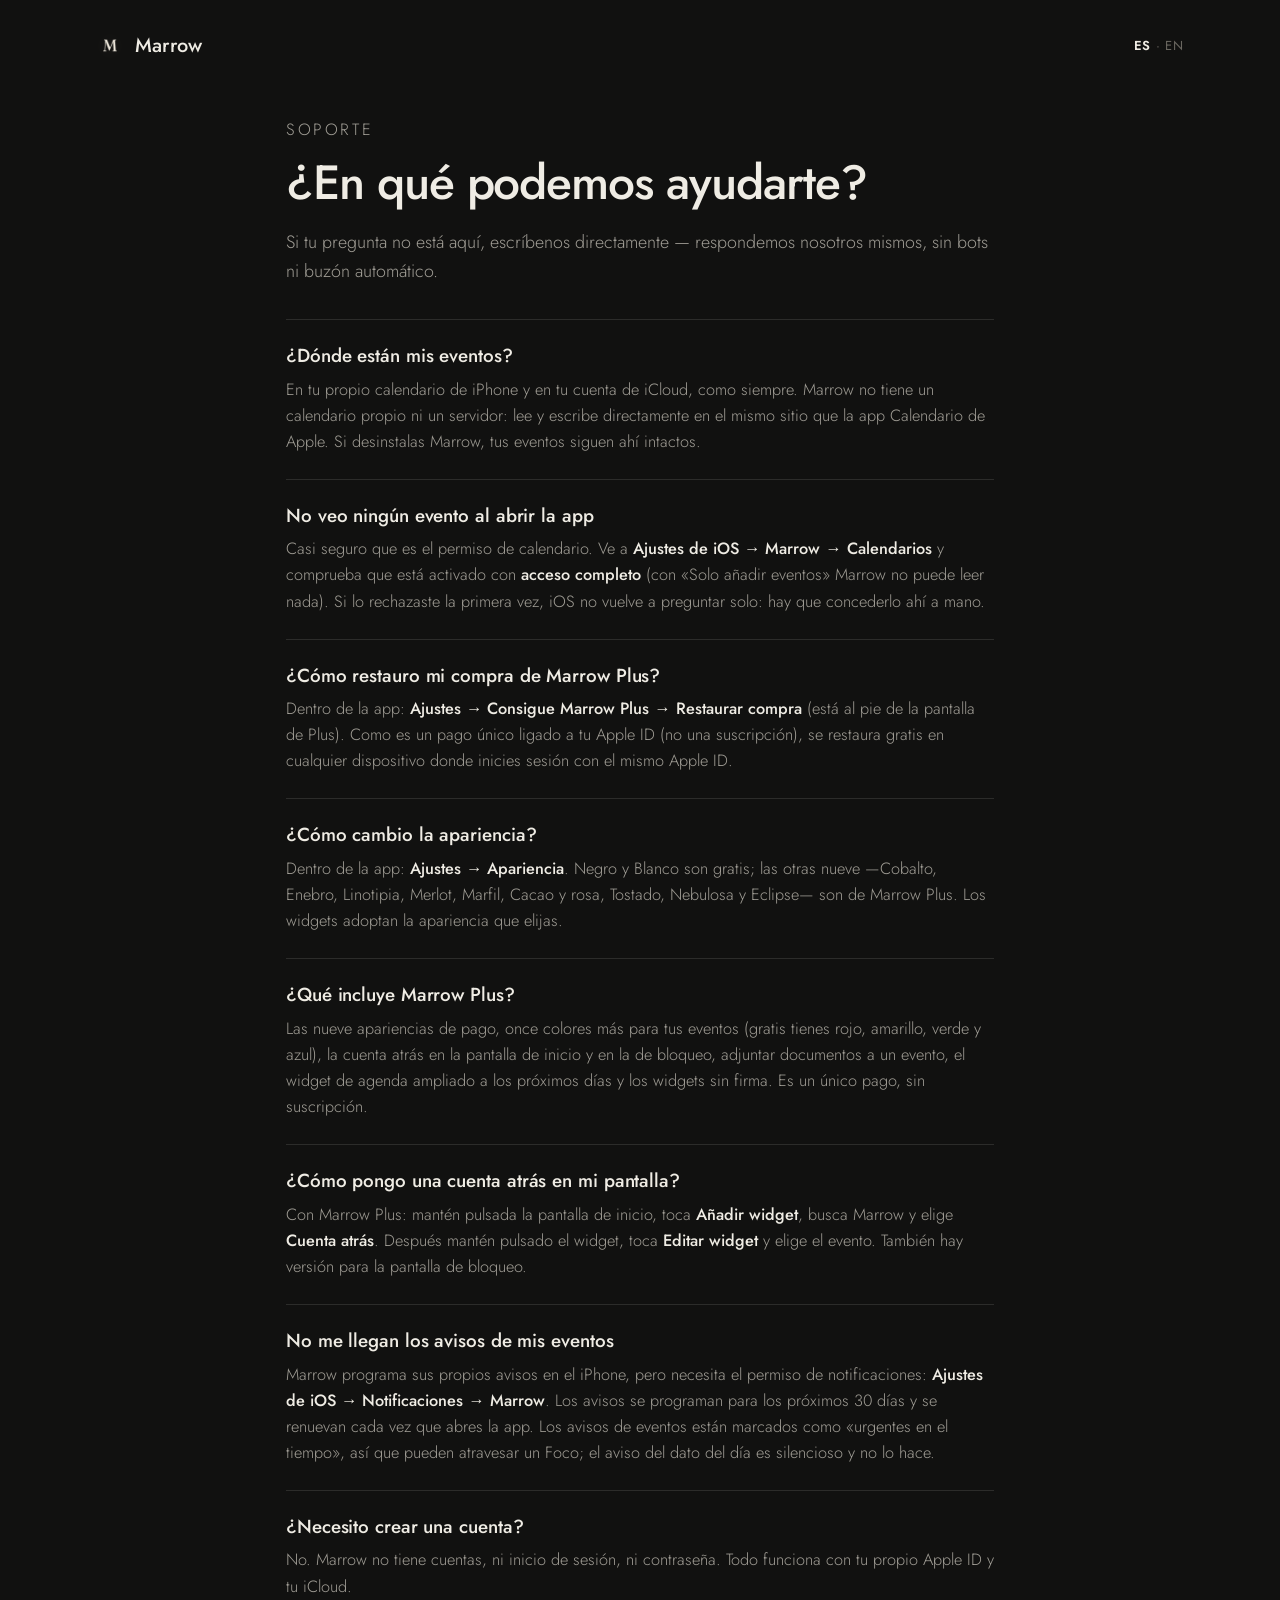
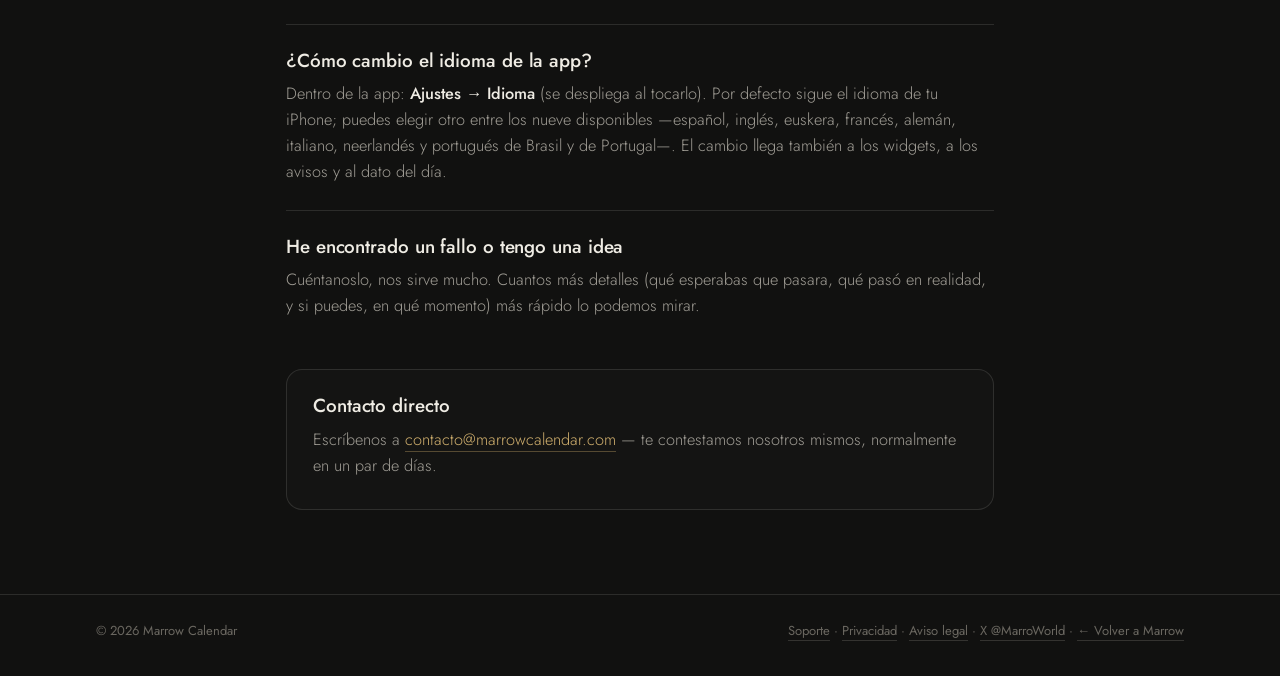
<file: soporte.html>
<!doctype html>
<html lang="es">
<head>
<meta charset="UTF-8">
<meta name="viewport" content="width=device-width, initial-scale=1">
<title>Soporte — Marrow Calendar</title>
<meta name="description" content="Ayuda y preguntas frecuentes sobre Marrow Calendar: tus eventos, Marrow Plus, idiomas y cómo contactar con nosotros.">
<link rel="icon" href="assets/img/icon.png">
<meta name="theme-color" content="#111110">
<link rel="preconnect" href="https://fonts.googleapis.com">
<link rel="preconnect" href="https://fonts.gstatic.com" crossorigin>
<link href="https://fonts.googleapis.com/css2?family=Jost:wght@300;400;500;600&display=swap" rel="stylesheet">
<link rel="stylesheet" href="assets/site.css">
</head>
<body class="doc-page">

<header class="top wrap">
  <a class="brand" href="index.html"><img src="assets/img/icon.png" alt=""><span>Marrow</span></a>
  <nav class="lang-switch"><span class="current">ES</span> · <a href="en/support.html">EN</a></nav>
</header>

<main class="wrap doc">
    <p class="eyebrow">Soporte</p>
    <h1>¿En qué podemos ayudarte?</h1>
    <p class="lede">Si tu pregunta no está aquí, escríbenos directamente — respondemos nosotros mismos, sin bots ni buzón automático.</p>

    <div class="faq">
      <h2>¿Dónde están mis eventos?</h2>
      <p>En tu propio calendario de iPhone y en tu cuenta de iCloud, como siempre. Marrow no tiene un calendario propio ni un servidor: lee y escribe directamente en el mismo sitio que la app Calendario de Apple. Si desinstalas Marrow, tus eventos siguen ahí intactos.</p>
    </div>

    <div class="faq">
      <h2>No veo ningún evento al abrir la app</h2>
      <p>Casi seguro que es el permiso de calendario. Ve a <strong>Ajustes de iOS → Marrow → Calendarios</strong> y comprueba que está activado con <strong>acceso completo</strong> (con «Solo añadir eventos» Marrow no puede leer nada). Si lo rechazaste la primera vez, iOS no vuelve a preguntar solo: hay que concederlo ahí a mano.</p>
    </div>

    <div class="faq">
      <h2>¿Cómo restauro mi compra de Marrow Plus?</h2>
      <p>Dentro de la app: <strong>Ajustes → Consigue Marrow Plus → Restaurar compra</strong> (está al pie de la pantalla de Plus). Como es un pago único ligado a tu Apple ID (no una suscripción), se restaura gratis en cualquier dispositivo donde inicies sesión con el mismo Apple ID.</p>
    </div>

    <div class="faq">
      <h2>¿Cómo cambio la apariencia?</h2>
      <p>Dentro de la app: <strong>Ajustes → Apariencia</strong>. Negro y Blanco son gratis; las otras nueve —Cobalto, Enebro, Linotipia, Merlot, Marfil, Cacao y rosa, Tostado, Nebulosa y Eclipse— son de Marrow Plus. Los widgets adoptan la apariencia que elijas.</p>
    </div>

    <div class="faq">
      <h2>¿Qué incluye Marrow Plus?</h2>
      <p>Las nueve apariencias de pago, once colores más para tus eventos (gratis tienes rojo, amarillo, verde y azul), la cuenta atrás en la pantalla de inicio y en la de bloqueo, adjuntar documentos a un evento, el widget de agenda ampliado a los próximos días y los widgets sin firma. Es un único pago, sin suscripción.</p>
    </div>

    <div class="faq">
      <h2>¿Cómo pongo una cuenta atrás en mi pantalla?</h2>
      <p>Con Marrow Plus: mantén pulsada la pantalla de inicio, toca <strong>Añadir widget</strong>, busca Marrow y elige <strong>Cuenta atrás</strong>. Después mantén pulsado el widget, toca <strong>Editar widget</strong> y elige el evento. También hay versión para la pantalla de bloqueo.</p>
    </div>

    <div class="faq">
      <h2>No me llegan los avisos de mis eventos</h2>
      <p>Marrow programa sus propios avisos en el iPhone, pero necesita el permiso de notificaciones: <strong>Ajustes de iOS → Notificaciones → Marrow</strong>. Los avisos se programan para los próximos 30 días y se renuevan cada vez que abres la app. Los avisos de eventos están marcados como «urgentes en el tiempo», así que pueden atravesar un Foco; el aviso del dato del día es silencioso y no lo hace.</p>
    </div>

    <div class="faq">
      <h2>¿Necesito crear una cuenta?</h2>
      <p>No. Marrow no tiene cuentas, ni inicio de sesión, ni contraseña. Todo funciona con tu propio Apple ID y tu iCloud.</p>
    </div>

    <div class="faq">
      <h2>¿Cómo cambio el idioma de la app?</h2>
      <p>Dentro de la app: <strong>Ajustes → Idioma</strong> (se despliega al tocarlo). Por defecto sigue el idioma de tu iPhone; puedes elegir otro entre los nueve disponibles —español, inglés, euskera, francés, alemán, italiano, neerlandés y portugués de Brasil y de Portugal—. El cambio llega también a los widgets, a los avisos y al dato del día.</p>
    </div>

    <div class="faq">
      <h2>He encontrado un fallo o tengo una idea</h2>
      <p>Cuéntanoslo, nos sirve mucho. Cuantos más detalles (qué esperabas que pasara, qué pasó en realidad, y si puedes, en qué momento) más rápido lo podemos mirar.</p>
    </div>

    <div class="contact-card">
      <h2>Contacto directo</h2>
      <p>Escríbenos a <a href="mailto:contacto@marrowcalendar.com">contacto@marrowcalendar.com</a> — te contestamos nosotros mismos, normalmente en un par de días.</p>
    </div>

</main>

<footer>
  <div class="wrap">
    <span>© 2026 Marrow Calendar</span>
    <span><a href="soporte.html">Soporte</a> · <a href="privacidad.html">Privacidad</a> · <a href="aviso-legal.html">Aviso legal</a> · <a href="https://x.com/MarroWorld" rel="noopener">X @MarroWorld</a> · <a href="index.html">← Volver a Marrow</a></span>
  </div>
</footer>

</body>
</html>
</file>
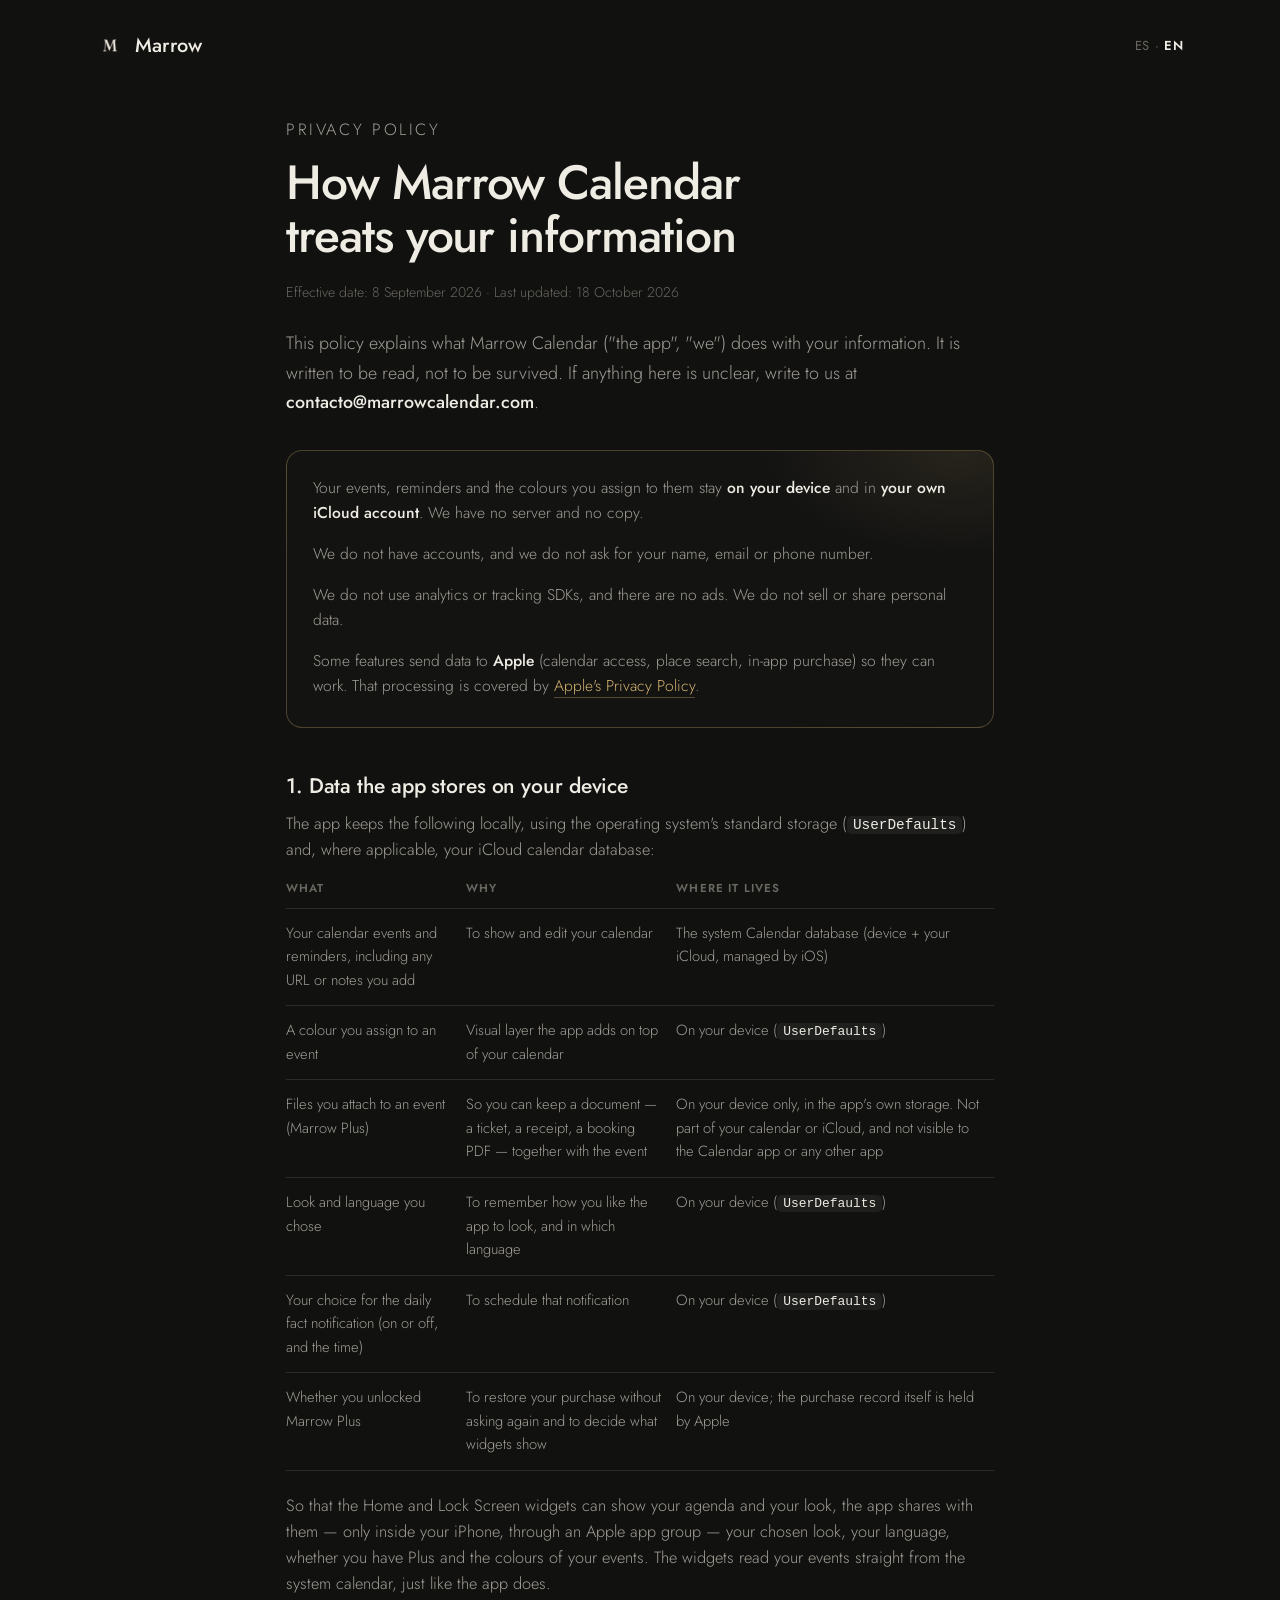
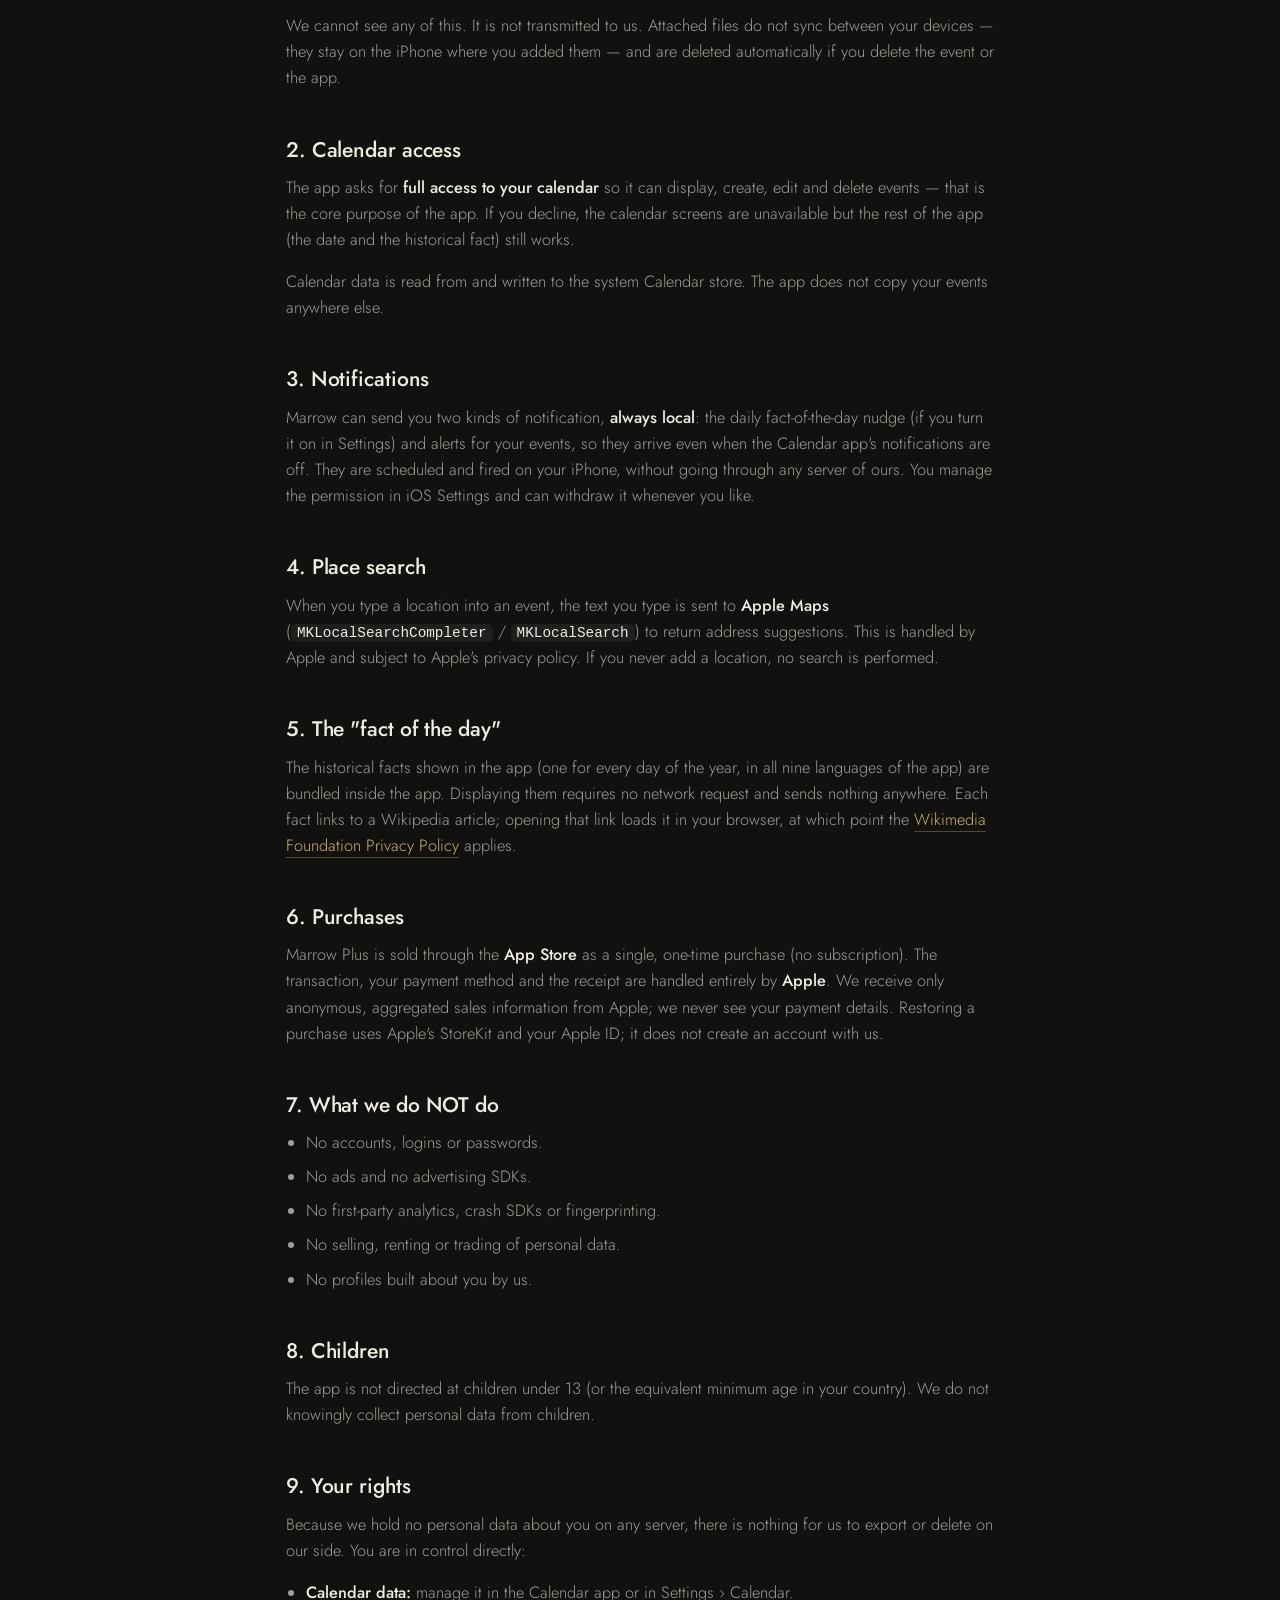
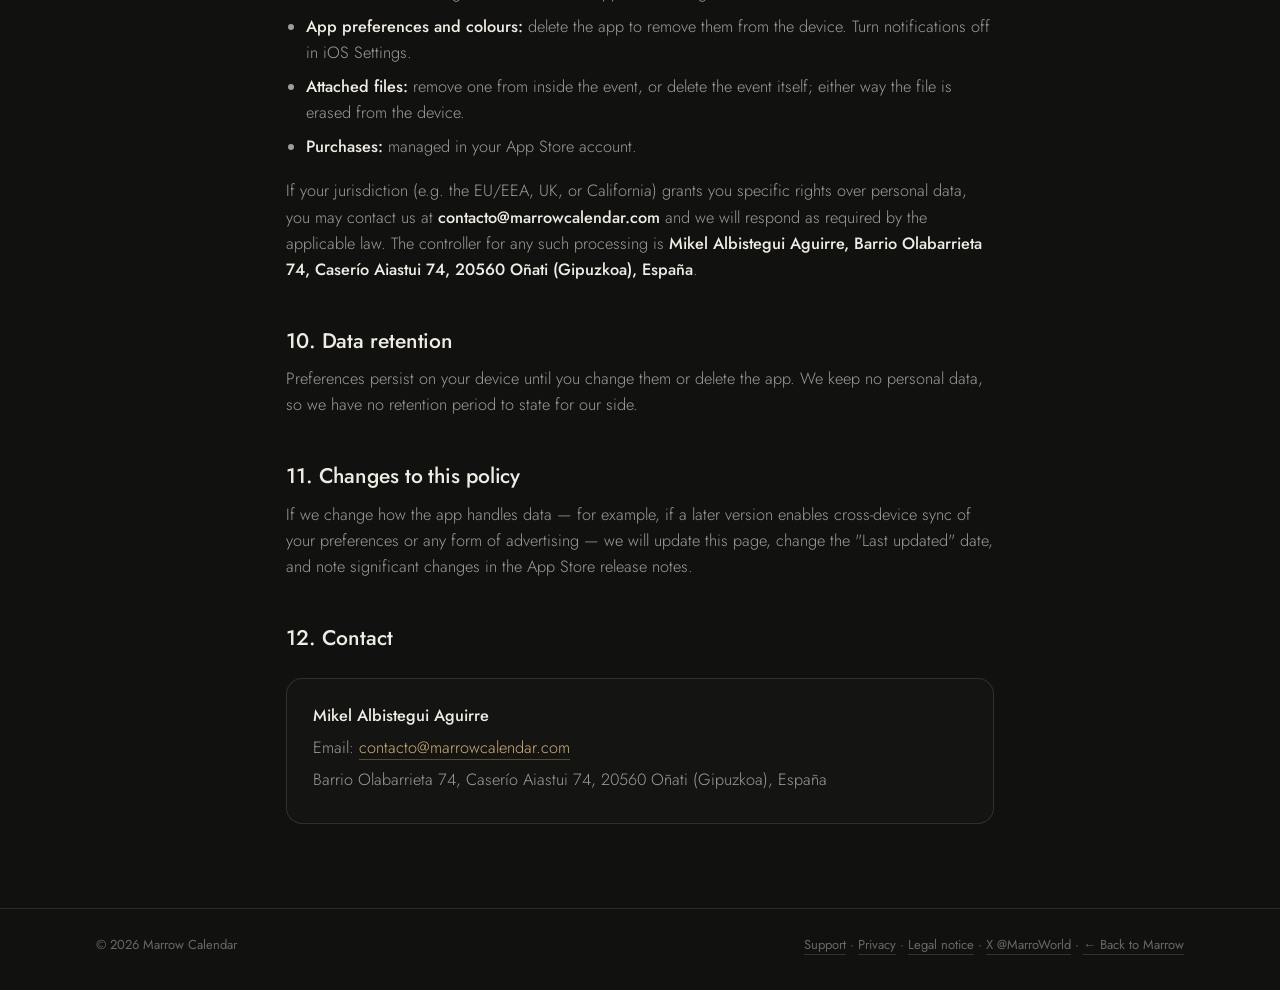
<file: en/privacy.html>
<!doctype html>
<html lang="en">
<head>
<meta charset="UTF-8">
<meta name="viewport" content="width=device-width, initial-scale=1">
<title>Privacy — Marrow Calendar</title>
<meta name="description" content="Marrow Calendar's privacy policy: what data the app keeps, where it lives, and what we don't do with it.">
<link rel="icon" href="../assets/img/icon.png">
<meta name="theme-color" content="#111110">
<link rel="preconnect" href="https://fonts.googleapis.com">
<link rel="preconnect" href="https://fonts.gstatic.com" crossorigin>
<link href="https://fonts.googleapis.com/css2?family=Jost:wght@300;400;500;600&display=swap" rel="stylesheet">
<link rel="stylesheet" href="../assets/site.css">
</head>
<body class="doc-page">

<header class="top wrap">
  <a class="brand" href="index.html"><img src="../assets/img/icon.png" alt=""><span>Marrow</span></a>
  <nav class="lang-switch"><a href="../privacidad.html">ES</a> · <span class="current">EN</span></nav>
</header>

<main class="wrap doc">
    <p class="eyebrow">Privacy policy</p>
    <h1>How Marrow Calendar treats your information</h1>
    <p class="dates">Effective date: 8 September 2026 · Last updated: 18 October 2026</p>

    <p class="lede">This policy explains what Marrow Calendar ("the app", "we") does with your
      information. It is written to be read, not to be survived. If anything here
      is unclear, write to us at <strong>contacto@marrowcalendar.com</strong>.</p>

    <div class="tldr">
      <p>Your events, reminders and the colours you assign to them stay <strong>on
        your device</strong> and in <strong>your own iCloud account</strong>. We
        have no server and no copy.</p>
      <p>We do not have accounts, and we do not ask for your name, email or
        phone number.</p>
      <p>We do not use analytics or tracking SDKs, and there are no ads. We do
        not sell or share personal data.</p>
      <p>Some features send data to <strong>Apple</strong> (calendar access,
        place search, in-app purchase) so they can work. That processing is
        covered by
        <a href="https://www.apple.com/legal/privacy/">Apple's Privacy Policy</a>.</p>
    </div>

    <h2>1. Data the app stores on your device</h2>
    <p>The app keeps the following locally, using the operating system's standard
      storage (<code>UserDefaults</code>) and, where applicable, your iCloud
      calendar database:</p>
    <table>
      <tr><th>What</th><th>Why</th><th>Where it lives</th></tr>
      <tr><td>Your calendar events and reminders, including any URL or notes you add</td><td>To show and edit your calendar</td><td>The system Calendar database (device + your iCloud, managed by iOS)</td></tr>
      <tr><td>A colour you assign to an event</td><td>Visual layer the app adds on top of your calendar</td><td>On your device (<code>UserDefaults</code>)</td></tr>
      <tr><td>Files you attach to an event (Marrow Plus)</td><td>So you can keep a document — a ticket, a receipt, a booking PDF — together with the event</td><td>On your device only, in the app's own storage. Not part of your calendar or iCloud, and not visible to the Calendar app or any other app</td></tr>
      <tr><td>Look and language you chose</td><td>To remember how you like the app to look, and in which language</td><td>On your device (<code>UserDefaults</code>)</td></tr>
      <tr><td>Your choice for the daily fact notification (on or off, and the time)</td><td>To schedule that notification</td><td>On your device (<code>UserDefaults</code>)</td></tr>
      <tr><td>Whether you unlocked Marrow Plus</td><td>To restore your purchase without asking again and to decide what widgets show</td><td>On your device; the purchase record itself is held by Apple</td></tr>
    </table>
    <p>So that the Home and Lock Screen widgets can show your agenda and your look, the app shares with them — only inside your iPhone, through an Apple app group — your chosen look, your language, whether you have Plus and the colours of your events. The widgets read your events straight from the system calendar, just like the app does.</p>
    <p>We cannot see any of this. It is not transmitted to us. Attached files do
      not sync between your devices — they stay on the iPhone where you added
      them — and are deleted automatically if you delete the event or the app.</p>

    <h2>2. Calendar access</h2>
    <p>The app asks for <strong>full access to your calendar</strong> so it can
      display, create, edit and delete events — that is the core purpose of the
      app. If you decline, the calendar screens are unavailable but the rest of
      the app (the date and the historical fact) still works.</p>
    <p>Calendar data is read from and written to the system Calendar store. The
      app does not copy your events anywhere else.</p>

    <h2>3. Notifications</h2>
    <p>Marrow can send you two kinds of notification, <strong>always local</strong>: the daily fact-of-the-day nudge (if you turn it on in Settings) and alerts for your events, so they arrive even when the Calendar app's notifications are off. They are scheduled and fired on your iPhone, without going through any server of ours. You manage the permission in iOS Settings and can withdraw it whenever you like.</p>

    <h2>4. Place search</h2>
    <p>When you type a location into an event, the text you type is sent to
      <strong>Apple Maps</strong> (<code>MKLocalSearchCompleter</code> /
      <code>MKLocalSearch</code>) to return address suggestions. This is handled
      by Apple and subject to Apple's privacy policy. If you never add a
      location, no search is performed.</p>

    <h2>5. The "fact of the day"</h2>
    <p>The historical facts shown in the app (one for every day of the year, in all nine languages of the app) are bundled inside the app.
      Displaying them requires no network request and sends nothing anywhere.
      Each fact links to a Wikipedia article; opening that link loads it in your
      browser, at which point the
      <a href="https://foundation.wikimedia.org/wiki/Policy:Privacy_policy">Wikimedia Foundation Privacy Policy</a>
      applies.</p>

    <h2>6. Purchases</h2>
    <p>Marrow Plus is sold through the <strong>App Store</strong> as a single,
      one-time purchase (no subscription). The transaction, your payment method
      and the receipt are handled entirely by <strong>Apple</strong>. We receive
      only anonymous, aggregated sales information from Apple; we never see your
      payment details. Restoring a purchase uses Apple's StoreKit and your Apple
      ID; it does not create an account with us.</p>

    <h2>7. What we do NOT do</h2>
    <ul>
      <li>No accounts, logins or passwords.</li>
      <li>No ads and no advertising SDKs.</li>
      <li>No first-party analytics, crash SDKs or fingerprinting.</li>
      <li>No selling, renting or trading of personal data.</li>
      <li>No profiles built about you by us.</li>
    </ul>

    <h2>8. Children</h2>
    <p>The app is not directed at children under 13 (or the equivalent minimum
      age in your country). We do not knowingly collect personal data from
      children.</p>

    <h2>9. Your rights</h2>
    <p>Because we hold no personal data about you on any server, there is
      nothing for us to export or delete on our side. You are in control
      directly:</p>
    <ul>
      <li><strong>Calendar data:</strong> manage it in the Calendar app or in Settings › Calendar.</li>
      <li><strong>App preferences and colours:</strong> delete the app to remove them from the device. Turn notifications off in iOS Settings.</li>
      <li><strong>Attached files:</strong> remove one from inside the event, or delete the event itself; either way the file is erased from the device.</li>
      <li><strong>Purchases:</strong> managed in your App Store account.</li>
    </ul>
    <p>If your jurisdiction (e.g. the EU/EEA, UK, or California) grants you
      specific rights over personal data, you may contact us at
      <strong>contacto@marrowcalendar.com</strong> and we will respond as
      required by the applicable law. The controller for any such processing is
      <strong>Mikel Albistegui Aguirre, Barrio Olabarrieta 74, Caserío Aiastui
      74, 20560 Oñati (Gipuzkoa), España</strong>.</p>

    <h2>10. Data retention</h2>
    <p>Preferences persist on your device until you change them or delete the
      app. We keep no personal data, so we have no retention period to state for
      our side.</p>

    <h2>11. Changes to this policy</h2>
    <p>If we change how the app handles data — for example, if a later version
      enables cross-device sync of your preferences or any form of advertising —
      we will update this page, change the "Last updated" date, and note
      significant changes in the App Store release notes.</p>

    <h2>12. Contact</h2>
    <div class="contact-card">
      <p class="name">Mikel Albistegui Aguirre</p>
      <p>Email: <a href="mailto:contacto@marrowcalendar.com">contacto@marrowcalendar.com</a></p>
      <p>Barrio Olabarrieta 74, Caserío Aiastui 74, 20560 Oñati (Gipuzkoa), España</p>
    </div>

</main>

<footer>
  <div class="wrap">
    <span>© 2026 Marrow Calendar</span>
    <span><a href="support.html">Support</a> · <a href="privacy.html">Privacy</a> · <a href="../aviso-legal.html">Legal notice</a> · <a href="https://x.com/MarroWorld" rel="noopener">X @MarroWorld</a> · <a href="index.html">← Back to Marrow</a></span>
  </div>
</footer>

</body>
</html>
</file>
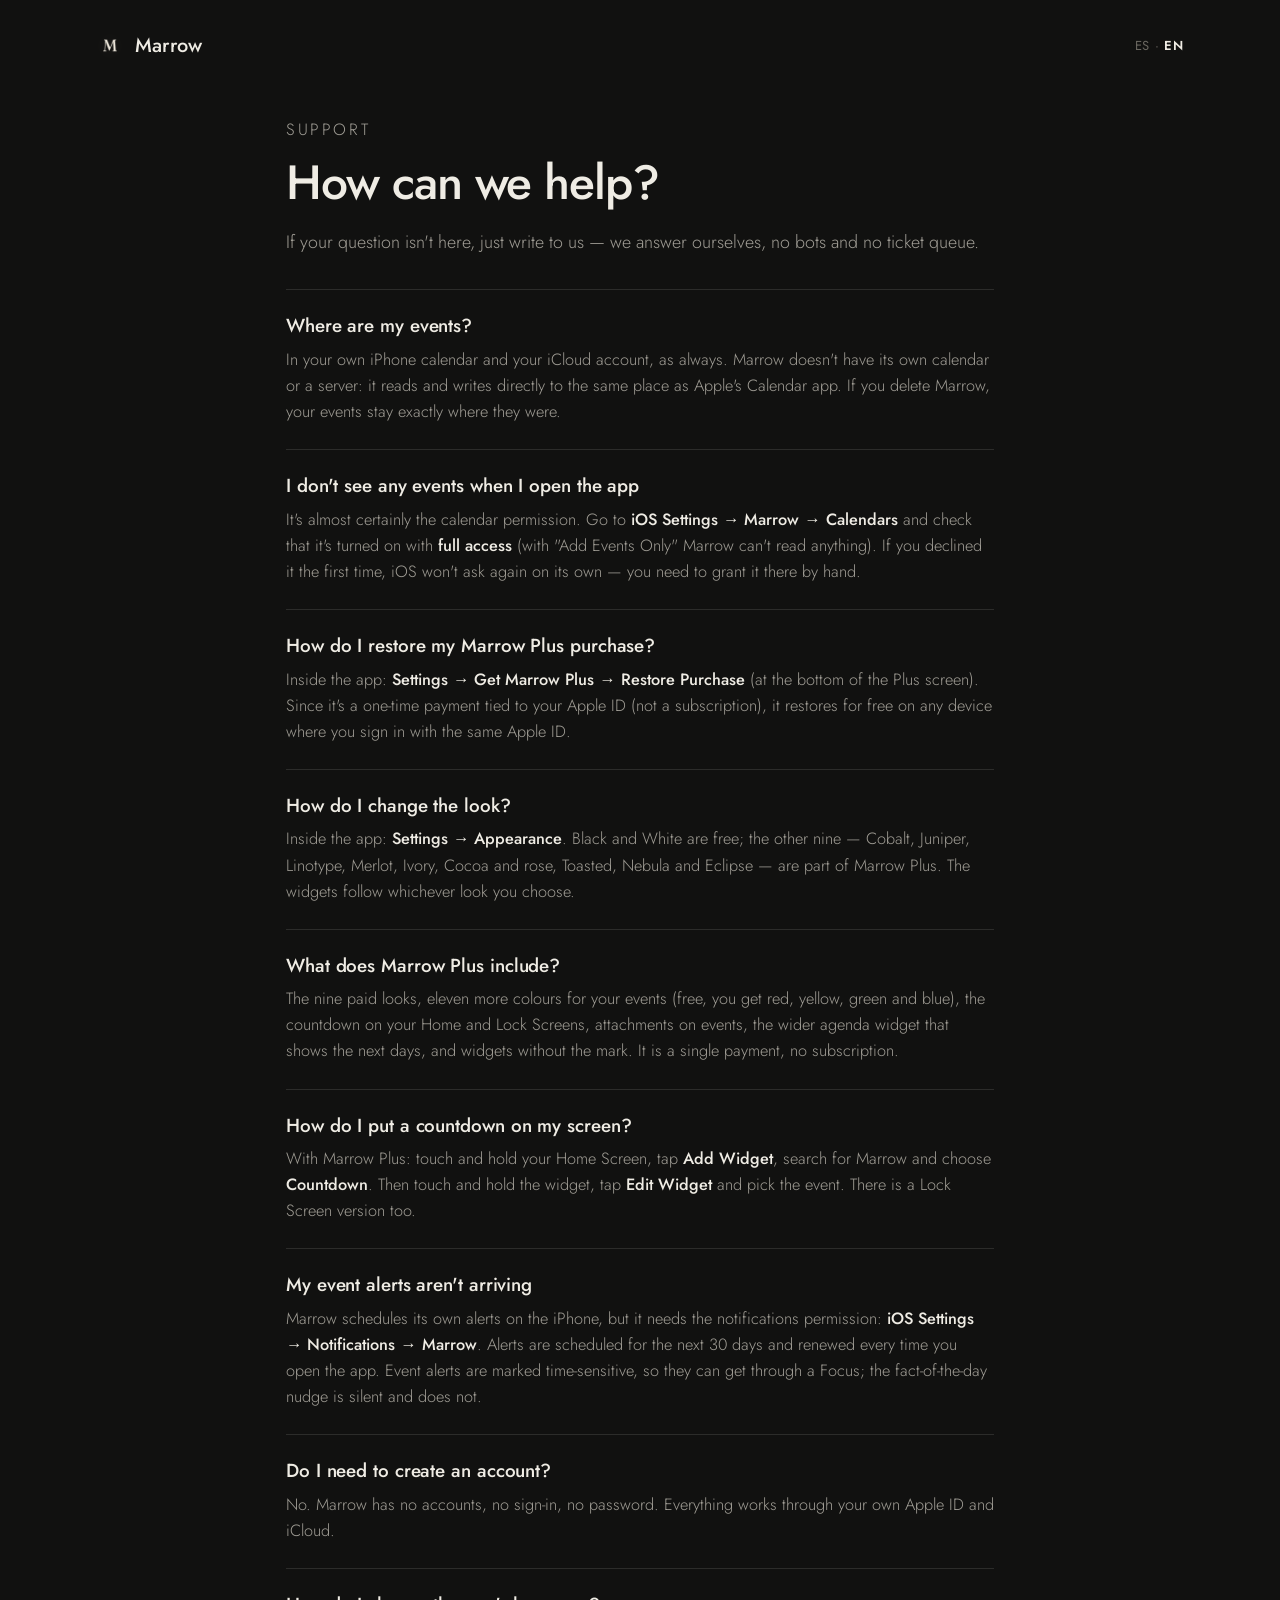
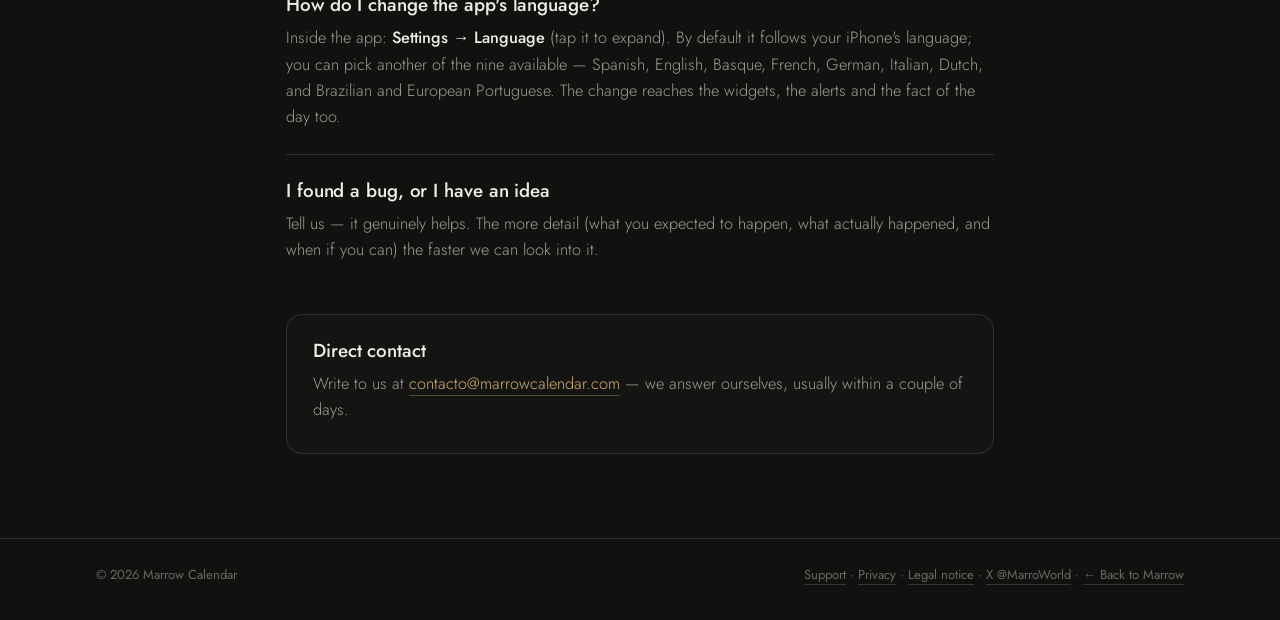
<file: en/support.html>
<!doctype html>
<html lang="en">
<head>
<meta charset="UTF-8">
<meta name="viewport" content="width=device-width, initial-scale=1">
<title>Support — Marrow Calendar</title>
<meta name="description" content="Help and frequently asked questions about Marrow Calendar: your events, Marrow Plus, languages, and how to reach us.">
<link rel="icon" href="../assets/img/icon.png">
<meta name="theme-color" content="#111110">
<link rel="preconnect" href="https://fonts.googleapis.com">
<link rel="preconnect" href="https://fonts.gstatic.com" crossorigin>
<link href="https://fonts.googleapis.com/css2?family=Jost:wght@300;400;500;600&display=swap" rel="stylesheet">
<link rel="stylesheet" href="../assets/site.css">
</head>
<body class="doc-page">

<header class="top wrap">
  <a class="brand" href="index.html"><img src="../assets/img/icon.png" alt=""><span>Marrow</span></a>
  <nav class="lang-switch"><a href="../soporte.html">ES</a> · <span class="current">EN</span></nav>
</header>

<main class="wrap doc">
    <p class="eyebrow">Support</p>
    <h1>How can we help?</h1>
    <p class="lede">If your question isn't here, just write to us — we answer ourselves, no bots and no ticket queue.</p>

    <div class="faq">
      <h2>Where are my events?</h2>
      <p>In your own iPhone calendar and your iCloud account, as always. Marrow doesn't have its own calendar or a server: it reads and writes directly to the same place as Apple's Calendar app. If you delete Marrow, your events stay exactly where they were.</p>
    </div>

    <div class="faq">
      <h2>I don't see any events when I open the app</h2>
      <p>It's almost certainly the calendar permission. Go to <strong>iOS Settings → Marrow → Calendars</strong> and check that it's turned on with <strong>full access</strong> (with "Add Events Only" Marrow can't read anything). If you declined it the first time, iOS won't ask again on its own — you need to grant it there by hand.</p>
    </div>

    <div class="faq">
      <h2>How do I restore my Marrow Plus purchase?</h2>
      <p>Inside the app: <strong>Settings → Get Marrow Plus → Restore Purchase</strong> (at the bottom of the Plus screen). Since it's a one-time payment tied to your Apple ID (not a subscription), it restores for free on any device where you sign in with the same Apple ID.</p>
    </div>

    <div class="faq">
      <h2>How do I change the look?</h2>
      <p>Inside the app: <strong>Settings → Appearance</strong>. Black and White are free; the other nine — Cobalt, Juniper, Linotype, Merlot, Ivory, Cocoa and rose, Toasted, Nebula and Eclipse — are part of Marrow Plus. The widgets follow whichever look you choose.</p>
    </div>

    <div class="faq">
      <h2>What does Marrow Plus include?</h2>
      <p>The nine paid looks, eleven more colours for your events (free, you get red, yellow, green and blue), the countdown on your Home and Lock Screens, attachments on events, the wider agenda widget that shows the next days, and widgets without the mark. It is a single payment, no subscription.</p>
    </div>

    <div class="faq">
      <h2>How do I put a countdown on my screen?</h2>
      <p>With Marrow Plus: touch and hold your Home Screen, tap <strong>Add Widget</strong>, search for Marrow and choose <strong>Countdown</strong>. Then touch and hold the widget, tap <strong>Edit Widget</strong> and pick the event. There is a Lock Screen version too.</p>
    </div>

    <div class="faq">
      <h2>My event alerts aren't arriving</h2>
      <p>Marrow schedules its own alerts on the iPhone, but it needs the notifications permission: <strong>iOS Settings → Notifications → Marrow</strong>. Alerts are scheduled for the next 30 days and renewed every time you open the app. Event alerts are marked time-sensitive, so they can get through a Focus; the fact-of-the-day nudge is silent and does not.</p>
    </div>

    <div class="faq">
      <h2>Do I need to create an account?</h2>
      <p>No. Marrow has no accounts, no sign-in, no password. Everything works through your own Apple ID and iCloud.</p>
    </div>

    <div class="faq">
      <h2>How do I change the app's language?</h2>
      <p>Inside the app: <strong>Settings → Language</strong> (tap it to expand). By default it follows your iPhone's language; you can pick another of the nine available — Spanish, English, Basque, French, German, Italian, Dutch, and Brazilian and European Portuguese. The change reaches the widgets, the alerts and the fact of the day too.</p>
    </div>

    <div class="faq">
      <h2>I found a bug, or I have an idea</h2>
      <p>Tell us — it genuinely helps. The more detail (what you expected to happen, what actually happened, and when if you can) the faster we can look into it.</p>
    </div>

    <div class="contact-card">
      <h2>Direct contact</h2>
      <p>Write to us at <a href="mailto:contacto@marrowcalendar.com">contacto@marrowcalendar.com</a> — we answer ourselves, usually within a couple of days.</p>
    </div>

</main>

<footer>
  <div class="wrap">
    <span>© 2026 Marrow Calendar</span>
    <span><a href="support.html">Support</a> · <a href="privacy.html">Privacy</a> · <a href="../aviso-legal.html">Legal notice</a> · <a href="https://x.com/MarroWorld" rel="noopener">X @MarroWorld</a> · <a href="index.html">← Back to Marrow</a></span>
  </div>
</footer>

</body>
</html>
</file>
<file: assets/site.css>
/* Marrow Calendar — web. La misma voz que la app: una sola tipografía (Jost),
   negro cálido, dorado apagado y mucho aire. */
:root{
  --bg:    #111110;
  --bg2:   #171614;
  --card:  #1b1a17;
  --ink:   #efece4;
  --ink2:  #a09d95;
  --ink3:  #6a6760;
  --gold:  #d1b06e;
  --gold2: #e6cb92;
  --rule:  rgba(239,236,228,.12);
  --sans:  'Jost', 'Futura', 'Avenir Next', -apple-system, BlinkMacSystemFont, 'Segoe UI', sans-serif;
}
*{ box-sizing:border-box; }
html{ scroll-behavior:smooth; overflow-x:clip; }
body{
  margin:0; background:var(--bg); color:var(--ink);
  font-family:var(--sans); font-weight:400; font-size:17px; line-height:1.6;
  -webkit-font-smoothing:antialiased; text-rendering:optimizeLegibility;
}
body{ overflow-x:clip; }
img{ display:block; max-width:100%; height:auto; }
a{ color:inherit; text-decoration:none; }
.wrap{ width:100%; max-width:1160px; margin:0 auto; padding:0 36px; }

/* ---------- cabecera ---------- */
header.top{ padding-top:30px; padding-bottom:6px; display:flex; align-items:center; justify-content:space-between; }
.brand{ display:flex; align-items:center; gap:11px; }
.brand img{ width:28px; height:28px; border-radius:7px; }
.brand span{ font-weight:500; font-size:20px; letter-spacing:.01em; }
.lang-switch{ font-size:13px; letter-spacing:.06em; color:var(--ink3); }
.lang-switch a:hover{ color:var(--gold); }
.lang-switch .current{ color:var(--ink); font-weight:600; }

/* ---------- tipografía de sección ---------- */
.eyebrow{
  display:inline-block; font-size:12px; font-weight:600; letter-spacing:.16em; text-transform:uppercase;
  color:var(--gold); margin:0 0 16px;
}
h1,h2,h3{ font-weight:500; margin:0; letter-spacing:-.012em; text-wrap:balance; }
h1{ font-size:clamp(2.5rem, 4.6vw + .6rem, 4.3rem); line-height:1.04; font-weight:500; letter-spacing:-.022em; }
h1 em, h2 em{ font-style:normal; color:var(--gold); }
h2{ font-size:clamp(1.9rem, 2.4vw + 1rem, 2.9rem); line-height:1.1; }
h3{ font-size:1.15rem; line-height:1.3; }
.lede{ color:var(--ink2); font-size:1.12rem; line-height:1.65; max-width:520px; margin:18px 0 0; font-weight:300; }

section{ padding:104px 0; }
section + section{ border-top:1px solid var(--rule); }
.sec-head{ max-width:640px; margin:0 0 56px; }
.sec-head.center{ margin-left:auto; margin-right:auto; text-align:center; }
.sec-head.center .lede{ margin-left:auto; margin-right:auto; }

/* ---------- botón ---------- */
.cta{
  display:inline-flex; flex-direction:column; align-items:flex-start; gap:1px;
  padding:15px 28px; border-radius:15px;
  background:linear-gradient(180deg, var(--gold2), var(--gold)); color:#1b160c;
  box-shadow:0 12px 36px -12px rgba(209,176,110,.5);
  transition:transform .18s ease, box-shadow .18s ease;
}
.cta:hover{ transform:translateY(-2px); box-shadow:0 18px 44px -12px rgba(209,176,110,.62); }
.cta .k1{ font-size:11px; font-weight:600; letter-spacing:.1em; text-transform:uppercase; color:rgba(27,22,12,.62); }
.cta .k2{ font-size:18px; font-weight:600; }
.note{ margin:16px 0 0; font-size:13.5px; color:var(--ink3); letter-spacing:.02em; }

/* ---------- móvil (marco) ---------- */
.phone{
  position:relative; width:var(--w, 260px); flex:none;
  padding:5px; border-radius:calc(var(--w, 260px) * .165);
  background:#0a0a09;
  border:1px solid rgba(255,255,255,.14);
  box-shadow:0 40px 80px -28px rgba(0,0,0,.75), 0 0 0 1px rgba(0,0,0,.6), inset 0 0 0 1px rgba(255,255,255,.04);
}
.phone img{ width:100%; border-radius:calc(var(--w, 260px) * .145); }

/* ---------- héroe ---------- */
.hero{ padding:54px 0 96px; }
.hero-grid{ display:grid; grid-template-columns:1.02fr 1fr; gap:48px; align-items:center; }
.hero .sub{ color:var(--ink2); font-size:1.28rem; font-weight:300; margin:22px 0 38px; max-width:440px; line-height:1.5; }
.hero-art{ position:relative; display:flex; justify-content:center; min-height:560px; }
.hero-art::before{
  content:""; position:absolute; inset:-8% -6% -4% -6%;
  background:radial-gradient(ellipse 60% 55% at 60% 42%, rgba(209,176,110,.16), transparent 70%);
  pointer-events:none;
}
.hero-art .p1{ --w:268px; position:relative; z-index:2; transform:translateX(52px); }
.hero-art .p2{ --w:236px; position:relative; z-index:1; transform:translate(-4px, 54px) rotate(-5deg); }
.hero-art .p1, .hero-art .p2{ margin:0 -26px; }

/* ---------- tres escalas ---------- */
.scales{ display:grid; grid-template-columns:repeat(3, 1fr); gap:40px; align-items:start; }
.scale{ display:flex; flex-direction:column; align-items:center; text-align:center; gap:26px; }
.scale .phone{ --w:250px; }
.scale:nth-child(2) .phone{ --w:262px; margin-top:-18px; }
.scale h3{ margin-bottom:8px; }
.scale p{ margin:0; color:var(--ink2); font-size:.98rem; max-width:290px; font-weight:300; }

/* ---------- dato del día ---------- */
.fact-grid{ display:grid; grid-template-columns:1fr 1fr; gap:72px; align-items:center; }
.showcase{ position:relative; max-width:380px; margin:0 auto; }
.showcase::before{
  content:""; position:absolute; inset:-60px -50px auto auto; width:300px; height:300px;
  background:radial-gradient(circle, rgba(209,176,110,.18), transparent 70%); pointer-events:none;
}
.card-peek{
  position:absolute; inset:22px -16px auto auto; width:90%; height:100%;
  background:var(--bg2); border:1px solid rgba(239,236,228,.07); border-radius:22px; transform:rotate(4deg); z-index:0;
}
.card{
  position:relative; z-index:1;
  background:radial-gradient(ellipse 280px 150px at 15% -10%, rgba(209,176,110,.1), transparent 60%), var(--card);
  border:1px solid rgba(239,236,228,.09); border-radius:22px; padding:34px 30px 28px;
  box-shadow:0 30px 64px -22px rgba(0,0,0,.6), inset 0 1px 0 rgba(239,236,228,.05);
}
.card .eyebrow-in{
  display:flex; align-items:center; gap:8px; font-size:11.5px; font-weight:600; letter-spacing:.14em; text-transform:uppercase;
  color:var(--gold); margin:0 0 16px;
}
.card .eyebrow-in svg{ width:14px; height:14px; }
.card .day{ font-weight:500; font-size:70px; line-height:1; margin:0; color:var(--ink); letter-spacing:-.02em; }
.card .month{ font-size:12px; font-weight:600; letter-spacing:.16em; text-transform:uppercase; color:var(--ink2); margin:10px 0 22px; }
.card .rule{ height:1px; background:rgba(239,236,228,.12); margin:0 0 20px; }
.card .meta{ display:flex; align-items:center; gap:8px; font-size:11.5px; font-weight:600; letter-spacing:.1em; text-transform:uppercase; color:var(--gold); margin:0 0 12px; }
.card .meta svg{ width:14px; height:14px; }
.card h4{ font-weight:500; font-size:23px; line-height:1.25; color:var(--ink); margin:0 0 10px; }
.card p.txt{ font-size:14.5px; line-height:1.6; color:var(--ink2); margin:0; font-weight:300; }

.ticks{ list-style:none; margin:30px 0 0; padding:0; display:grid; gap:16px; }
.ticks li{ position:relative; padding-left:30px; color:var(--ink2); font-weight:300; }
.ticks li strong{ color:var(--ink); font-weight:500; }
.ticks li::before{
  content:""; position:absolute; left:2px; top:.62em; width:12px; height:1.5px; background:var(--gold);
}

/* ---------- apariencias ---------- */
.themes{
  --cols:6; --gap:18px;
  display:flex; flex-wrap:wrap; justify-content:center; gap:26px var(--gap);
}
/* Flex y no grid: con 11 apariencias, la última fila queda centrada en vez de dejar un hueco. */
.theme{ margin:0; flex:0 0 calc((100% - (var(--cols) - 1) * var(--gap)) / var(--cols)); }
.theme .shot{
  position:relative; aspect-ratio:420/512; overflow:hidden; border-radius:16px;
  border:1px solid rgba(255,255,255,.1); box-shadow:0 24px 48px -26px rgba(0,0,0,.8);
  transition:transform .25s ease;
}
.theme:hover .shot{ transform:translateY(-4px); }
.theme .shot img{ width:100%; height:100%; object-fit:cover; object-position:top; }
.theme figcaption{ padding:12px 2px 0; }
.theme b{ display:flex; align-items:center; gap:8px; font-weight:500; font-size:.98rem; }
.theme small{ display:block; color:var(--ink3); font-size:.82rem; margin-top:2px; font-weight:300; }
.tag{
  display:inline-block; font-size:9.5px; font-weight:600; letter-spacing:.12em; text-transform:uppercase;
  padding:2px 7px 1px; border-radius:99px; border:1px solid var(--rule); color:var(--ink3);
}
.tag.plus{ color:var(--gold); border-color:rgba(209,176,110,.4); }

/* ---------- eventos ---------- */
.events-grid{ display:grid; grid-template-columns:auto 1fr; gap:84px; align-items:center; }
.events-grid .phone{ --w:272px; }
.swatches{ display:flex; flex-wrap:wrap; gap:9px; margin:28px 0 6px; max-width:420px; }
.swatches i{ width:26px; height:26px; border-radius:50%; display:block; }
.swatches i.lock{ position:relative; opacity:.9; }
.swatches-note{ font-size:.88rem; color:var(--ink3); margin:0 0 4px; }

/* ---------- widgets ---------- */
.widgets-grid{ display:grid; grid-template-columns:1fr 1fr; gap:72px; align-items:center; }
.widget-stage{
  position:relative; padding:44px 36px; border-radius:26px;
  background:linear-gradient(145deg, #0e2a6b 0%, #0a5a6c 55%, #0b1d52 100%);
  display:grid; gap:26px; justify-items:center;
  box-shadow:0 40px 80px -34px rgba(0,0,0,.8);
}
.widget-stage .row{ display:grid; grid-template-columns:auto 1fr; gap:20px; align-items:start; width:100%; }
.widget-stage img{ filter:drop-shadow(0 18px 28px rgba(0,0,0,.45)); }
.widget-stage .w-small{ width:172px; }
.widget-stage .w-med{ width:100%; max-width:420px; }
.wlist{ list-style:none; margin:30px 0 0; padding:0; display:grid; gap:22px; }
.wlist li{ display:grid; grid-template-columns:38px 1fr; gap:14px; }
.wlist svg{ width:22px; height:22px; color:var(--gold); margin-top:3px; }
.wlist h3{ margin-bottom:3px; }
.wlist p{ margin:0; color:var(--ink2); font-size:.97rem; font-weight:300; }

/* ---------- cuenta atrás en cada apariencia ---------- */
.wc-block{ margin-top:84px; }
.h2s{ font-size:clamp(1.6rem, 1.8vw + 1rem, 2.3rem); line-height:1.15; }
.wc-block .sec-head{ margin-bottom:40px; }
.wc-strip{ display:grid; grid-template-columns:repeat(6, 1fr); gap:20px 18px; }
.wc-strip figure{ margin:0; text-align:center; }
.wc-strip img{ width:100%; height:auto; filter:drop-shadow(0 18px 24px rgba(0,0,0,.5)); transition:transform .25s ease; }
.wc-strip figure:hover img{ transform:translateY(-4px); }
.wc-strip figcaption{ margin-top:12px; font-size:.9rem; color:var(--ink3); font-weight:300; }

/* ---------- idiomas ---------- */
.chips{ display:flex; flex-wrap:wrap; justify-content:center; gap:12px; max-width:760px; margin:0 auto; }
.chip{
  padding:11px 22px; border:1px solid var(--rule); border-radius:99px; font-size:1.02rem; font-weight:400;
  color:var(--ink); background:rgba(255,255,255,.015);
}
.chip.new{ border-color:rgba(209,176,110,.55); color:var(--gold2); }
.chip.new small{ font-size:10px; letter-spacing:.12em; text-transform:uppercase; margin-left:8px; color:var(--gold); }

/* ---------- plus ---------- */
.plans{ display:grid; grid-template-columns:1fr 1.15fr; gap:26px; align-items:stretch; }
.plan{
  border:1px solid var(--rule); border-radius:22px; padding:38px 36px; background:rgba(255,255,255,.012);
  display:flex; flex-direction:column;
}
.plan.plus{
  border-color:rgba(209,176,110,.38);
  background:radial-gradient(ellipse 320px 180px at 92% 0%, rgba(209,176,110,.13), transparent 65%), rgba(255,255,255,.015);
}
.plan .kicker{ font-size:12px; font-weight:600; letter-spacing:.16em; text-transform:uppercase; color:var(--ink3); margin:0 0 10px; }
.plan.plus .kicker{ color:var(--gold); }
.plan h3{ font-size:1.7rem; margin:0 0 4px; }
.plan .price{ color:var(--ink2); font-size:.98rem; margin:0 0 26px; font-weight:300; }
.plan ul{ list-style:none; margin:0; padding:0; display:grid; gap:13px; }
.plan li{ position:relative; padding-left:26px; color:var(--ink2); font-size:.99rem; font-weight:300; line-height:1.5; }
.plan li strong{ color:var(--ink); font-weight:500; }
.plan li::before{ content:""; position:absolute; left:2px; top:.62em; width:11px; height:1.5px; background:var(--ink3); }
.plan.plus li::before{ background:var(--gold); }

/* ---------- privacidad ---------- */
.privacy-row{ display:grid; grid-template-columns:repeat(3, 1fr); gap:1px; background:var(--rule); border:1px solid var(--rule); border-radius:18px; overflow:hidden; }
.privacy-row div{ background:var(--bg); padding:30px 28px; }
.privacy-row h3{ margin-bottom:8px; }
.privacy-row p{ margin:0; color:var(--ink2); font-size:.97rem; font-weight:300; }

/* ---------- cierre ---------- */
.closing{ text-align:center; padding:112px 0 96px; }
.closing .icon{ width:84px; height:84px; border-radius:20px; margin:0 auto 28px; box-shadow:0 24px 50px -20px rgba(0,0,0,.8); }
.closing h2{ max-width:700px; margin:0 auto 16px; }
.closing .lede{ margin:0 auto 34px; }

/* ---------- pie ---------- */
.follow{ margin-top:22px; font-size:15px; color:var(--ink3); }
.follow a{ color:var(--gold); border-bottom:1px solid rgba(201,169,105,.45); }
.follow a:hover{ border-bottom-color:var(--gold); }
footer{ border-top:1px solid var(--rule); padding:26px 0 34px; font-size:13px; color:var(--ink3); }
footer .wrap{ display:flex; align-items:center; justify-content:space-between; gap:16px; flex-wrap:wrap; }
footer a{ color:var(--ink3); border-bottom:1px solid rgba(106,103,96,.4); }
footer a:hover{ color:var(--gold); border-bottom-color:var(--gold); }

@media (prefers-reduced-motion: reduce){ *{ transition:none !important; scroll-behavior:auto !important; } }

/* ---------- responsive ---------- */
@media (max-width:1040px){
  .wc-strip{ grid-template-columns:repeat(3, 1fr); }
  .themes{ --cols:4; }
  .events-grid{ gap:56px; }
  .fact-grid, .widgets-grid{ gap:48px; }
}
@media (max-width:860px){
  body{ font-size:16.5px; }
  .wrap{ padding:0 22px; }
  section{ padding:72px 0; }
  .hero{ padding:28px 0 64px; }
  .hero-grid{ grid-template-columns:1fr; gap:34px; text-align:center; }
  .hero .sub, .lede{ margin-left:auto; margin-right:auto; }
  .cta{ align-items:center; }
  .hero-art{ order:-1; min-height:0; padding-bottom:40px; }
  .hero-art .p1{ --w:190px; transform:translateX(24px); }
  .hero-art .p2{ --w:166px; transform:translate(0, 34px) rotate(-5deg); }
  .showcase{ max-width:330px; }
  .card-peek{ inset:22px -8px auto auto; }
  .sec-head{ margin-bottom:40px; }
  .scales{ grid-template-columns:1fr; gap:56px; }
  .scale:nth-child(2) .phone{ margin-top:0; --w:250px; }
  .fact-grid, .events-grid, .widgets-grid, .plans{ grid-template-columns:1fr; gap:44px; }
  .events-grid{ justify-items:center; }
  .events-grid > div:last-child{ justify-self:stretch; }
  .themes{ --cols:2; --gap:14px; gap:22px var(--gap); }
  .privacy-row{ grid-template-columns:1fr; }
  .plan{ padding:30px 26px; }
  .closing{ padding:76px 0 64px; }
  footer .wrap{ justify-content:center; text-align:center; }
}
@media (max-width:420px){
  .widget-stage{ padding:30px 18px; }
  .widget-stage .w-small{ width:140px; }
}

/* ---------- páginas de texto (soporte, privacidad, aviso legal) ---------- */
.doc{ max-width:780px; padding-top:48px; padding-bottom:84px; }
.doc .eyebrow{ margin:0 0 14px; }
.doc h1{ font-size:clamp(2rem, 3vw + 1rem, 3rem); line-height:1.1; margin:0 0 18px; }
.doc h2{ font-size:1.32rem; line-height:1.3; margin:44px 0 12px; letter-spacing:-.005em; }
.doc p, .doc li{ color:var(--ink2); font-weight:300; font-size:1.02rem; }
.doc p{ margin:0 0 16px; }
.doc strong{ color:var(--ink); font-weight:500; }
.doc a{ color:var(--gold); border-bottom:1px solid rgba(209,176,110,.35); }
.doc a:hover{ border-bottom-color:var(--gold); }
.doc ul{ padding-left:20px; margin:0 0 18px; }
.doc li{ margin-bottom:8px; }
.doc code{ font-size:.88em; background:rgba(255,255,255,.06); padding:1px 6px; border-radius:5px; color:var(--ink); }
.doc .lede{ max-width:none; margin:0 0 32px; font-size:1.12rem; }
.doc .dates{ color:var(--ink3); font-size:.88rem; margin:0 0 26px; }
.doc .faq{ padding:24px 0; border-top:1px solid var(--rule); }
.doc .faq:first-of-type{ margin-top:12px; }
.doc .faq h2{ margin:0 0 8px; font-size:1.18rem; }
.doc .faq p{ margin:0; }
.doc .tldr{
  border:1px solid rgba(209,176,110,.3); border-radius:16px; padding:24px 26px 12px; margin:0 0 20px;
  background:radial-gradient(ellipse 300px 160px at 95% 0%, rgba(209,176,110,.1), transparent 65%), rgba(255,255,255,.012);
}
.doc .tldr p{ font-size:.98rem; }
.doc .contact-card, .doc .id-card{
  border:1px solid var(--rule); border-radius:16px; padding:24px 26px; margin:26px 0 0; background:rgba(255,255,255,.015);
}
.doc .contact-card h2{ margin:0 0 8px; font-size:1.18rem; }
.doc .contact-card p{ margin:0 0 6px; }
.doc .contact-card .name{ color:var(--ink); font-weight:500; }
.doc .id-card dl{ display:grid; grid-template-columns:140px 1fr; gap:10px 20px; margin:0; }
.doc .id-card dt{ color:var(--ink3); font-size:.78rem; letter-spacing:.1em; text-transform:uppercase; padding-top:3px; }
.doc .id-card dd{ margin:0; color:var(--ink); font-weight:400; }
.doc table{ width:100%; border-collapse:collapse; margin:16px 0 22px; font-size:.92rem; }
.doc th{ text-align:left; color:var(--ink3); font-size:.72rem; font-weight:600; letter-spacing:.1em; text-transform:uppercase; padding:0 14px 10px 0; border-bottom:1px solid var(--rule); }
.doc td{ vertical-align:top; padding:13px 14px 13px 0; border-bottom:1px solid var(--rule); color:var(--ink2); font-weight:300; }
@media (max-width:640px){
  .doc{ padding-top:28px; }
  .doc table, .doc tbody, .doc tr, .doc td, .doc th{ display:block; width:100%; }
  .doc tr:first-child{ display:none; }
  .doc tr{ padding:12px 0; border-bottom:1px solid var(--rule); }
  .doc td{ border:0; padding:3px 0; }
  .doc td:first-child{ color:var(--ink); font-weight:400; }
  .doc .id-card dl{ grid-template-columns:1fr; gap:2px 0; }
  .doc .id-card dd{ margin-bottom:12px; }
}
</file>
